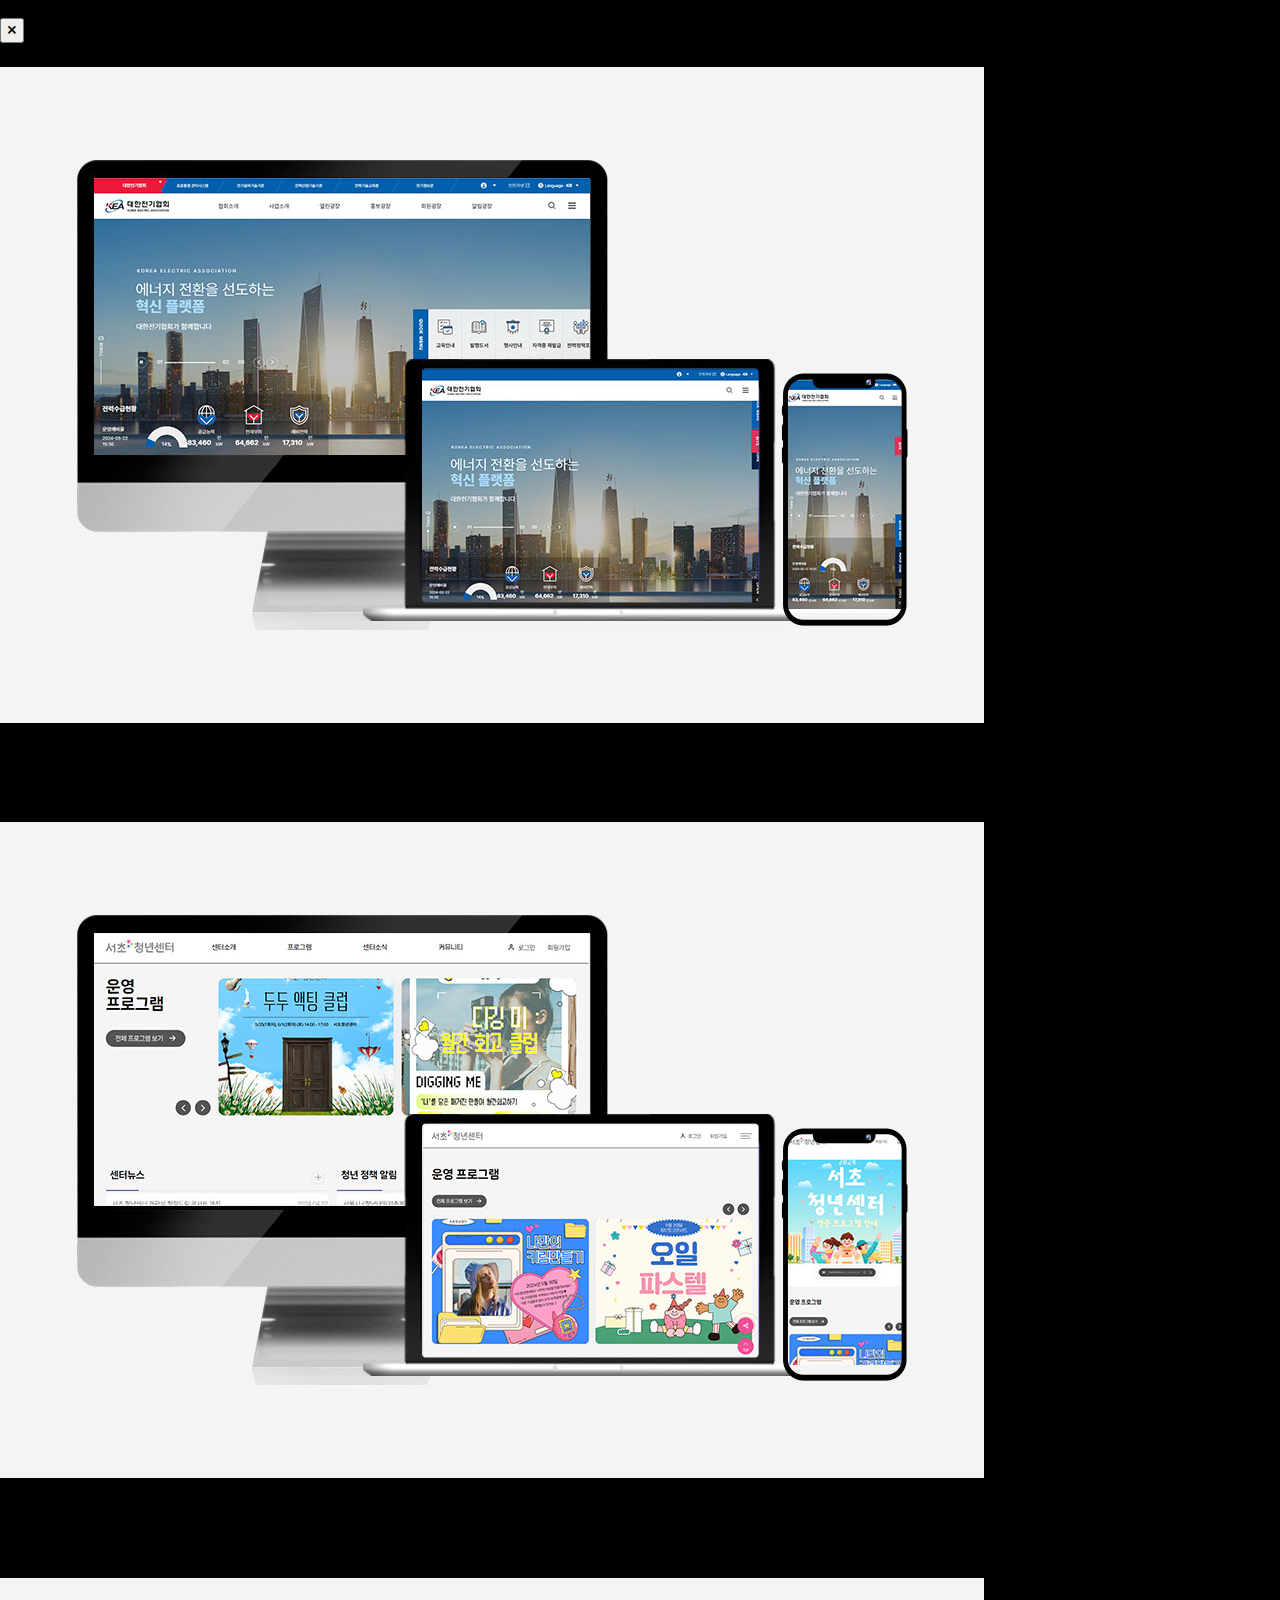
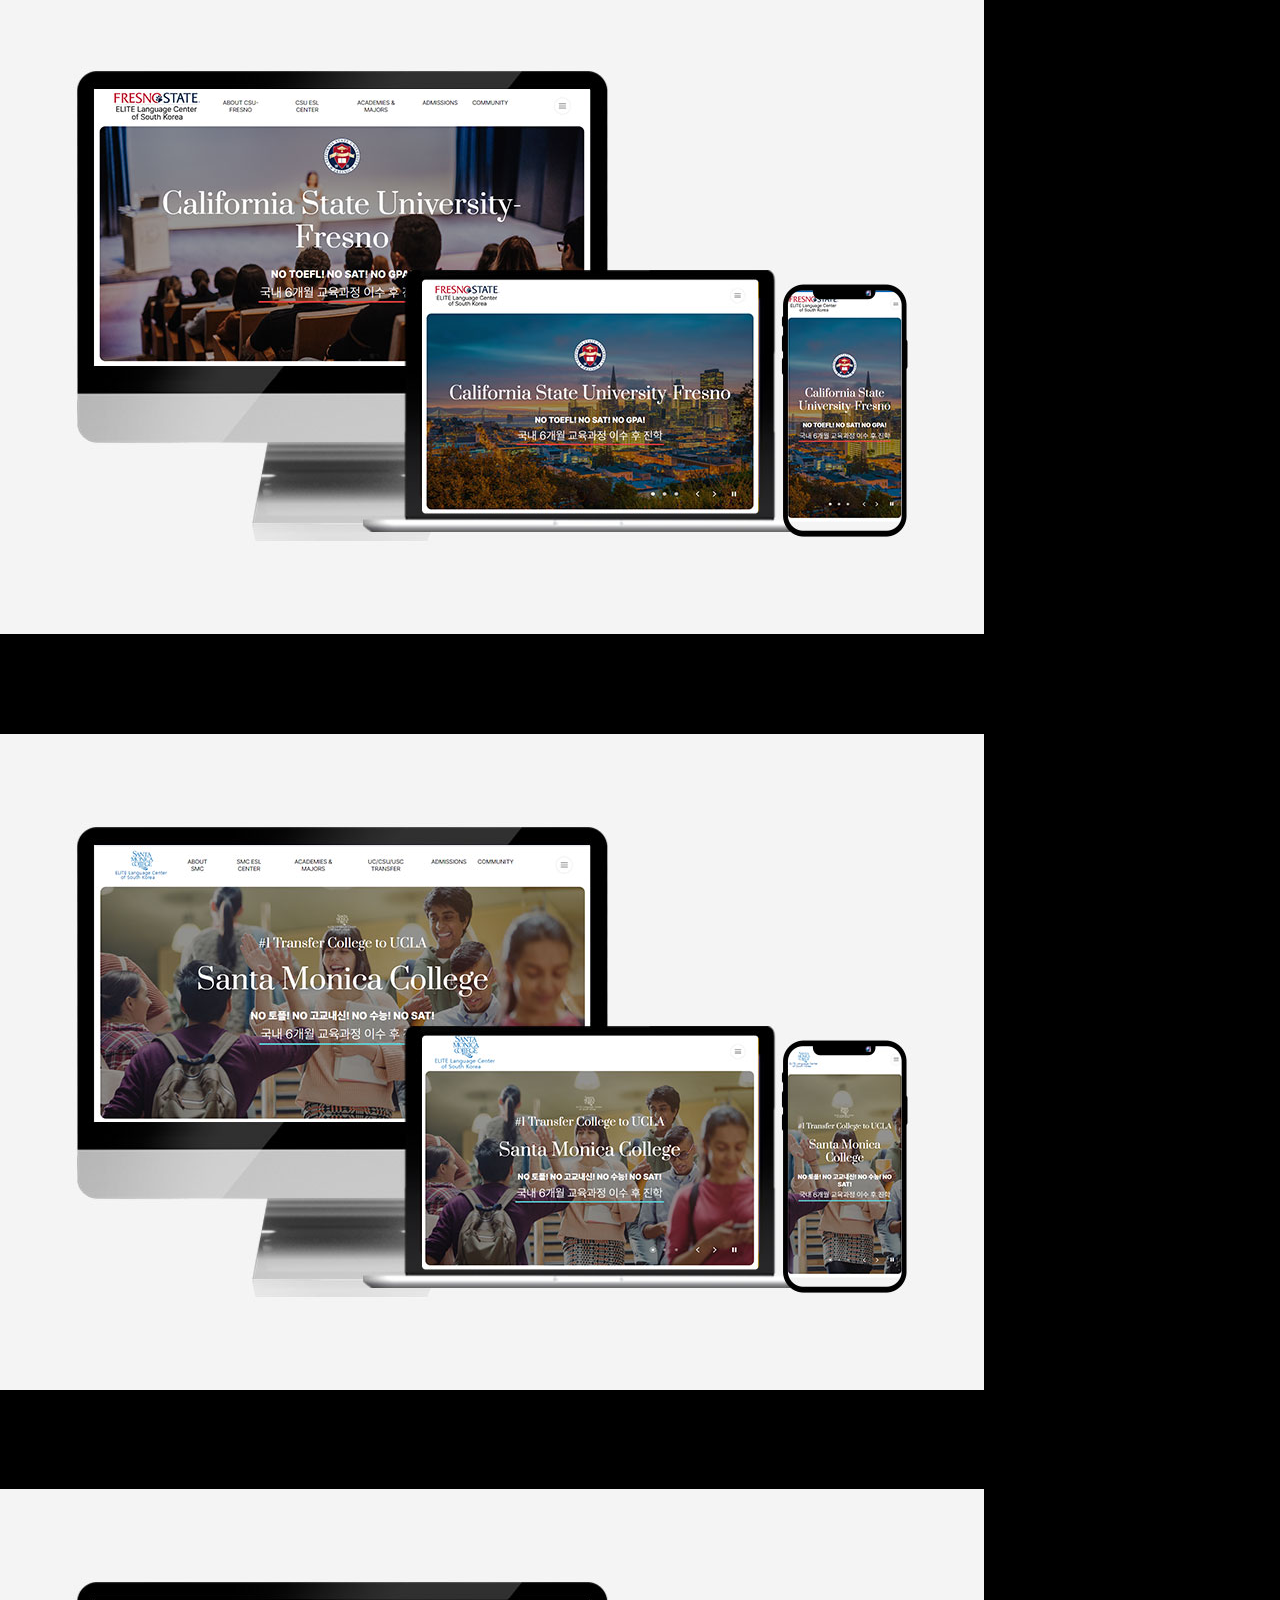
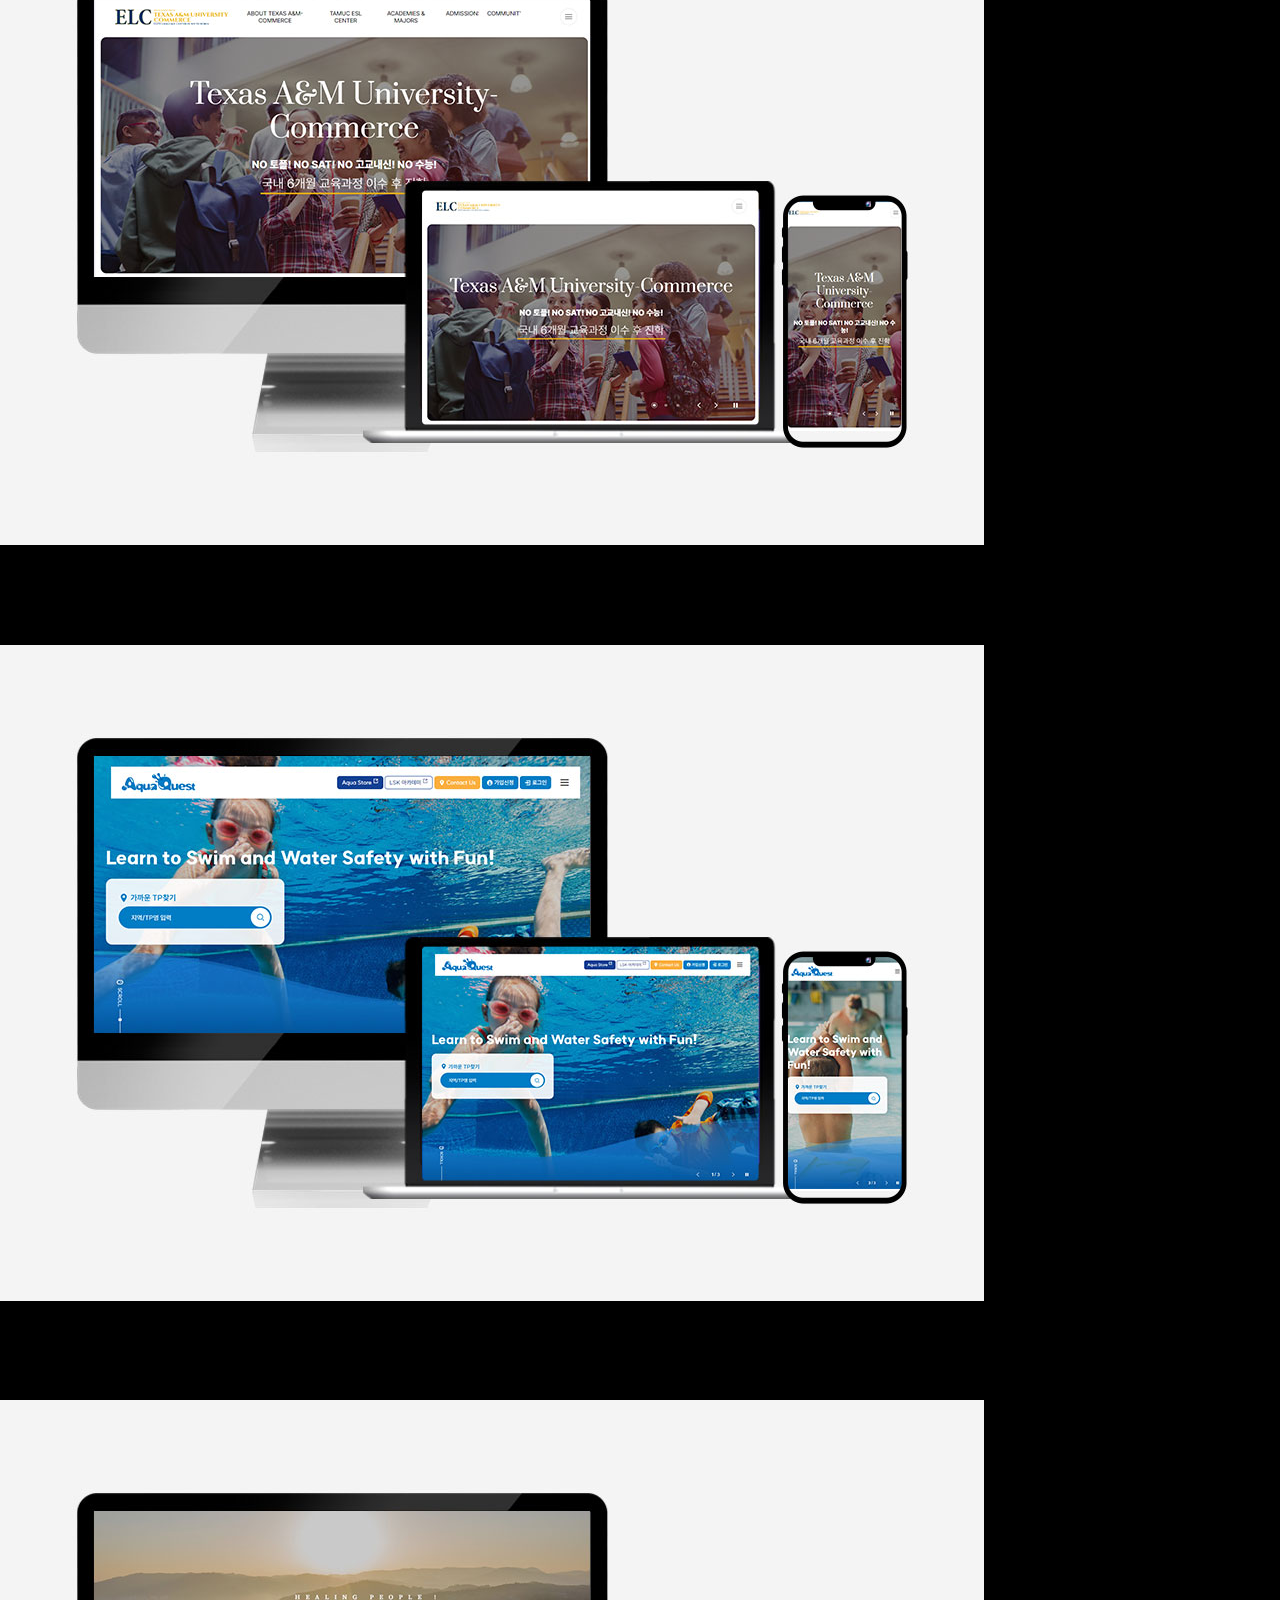
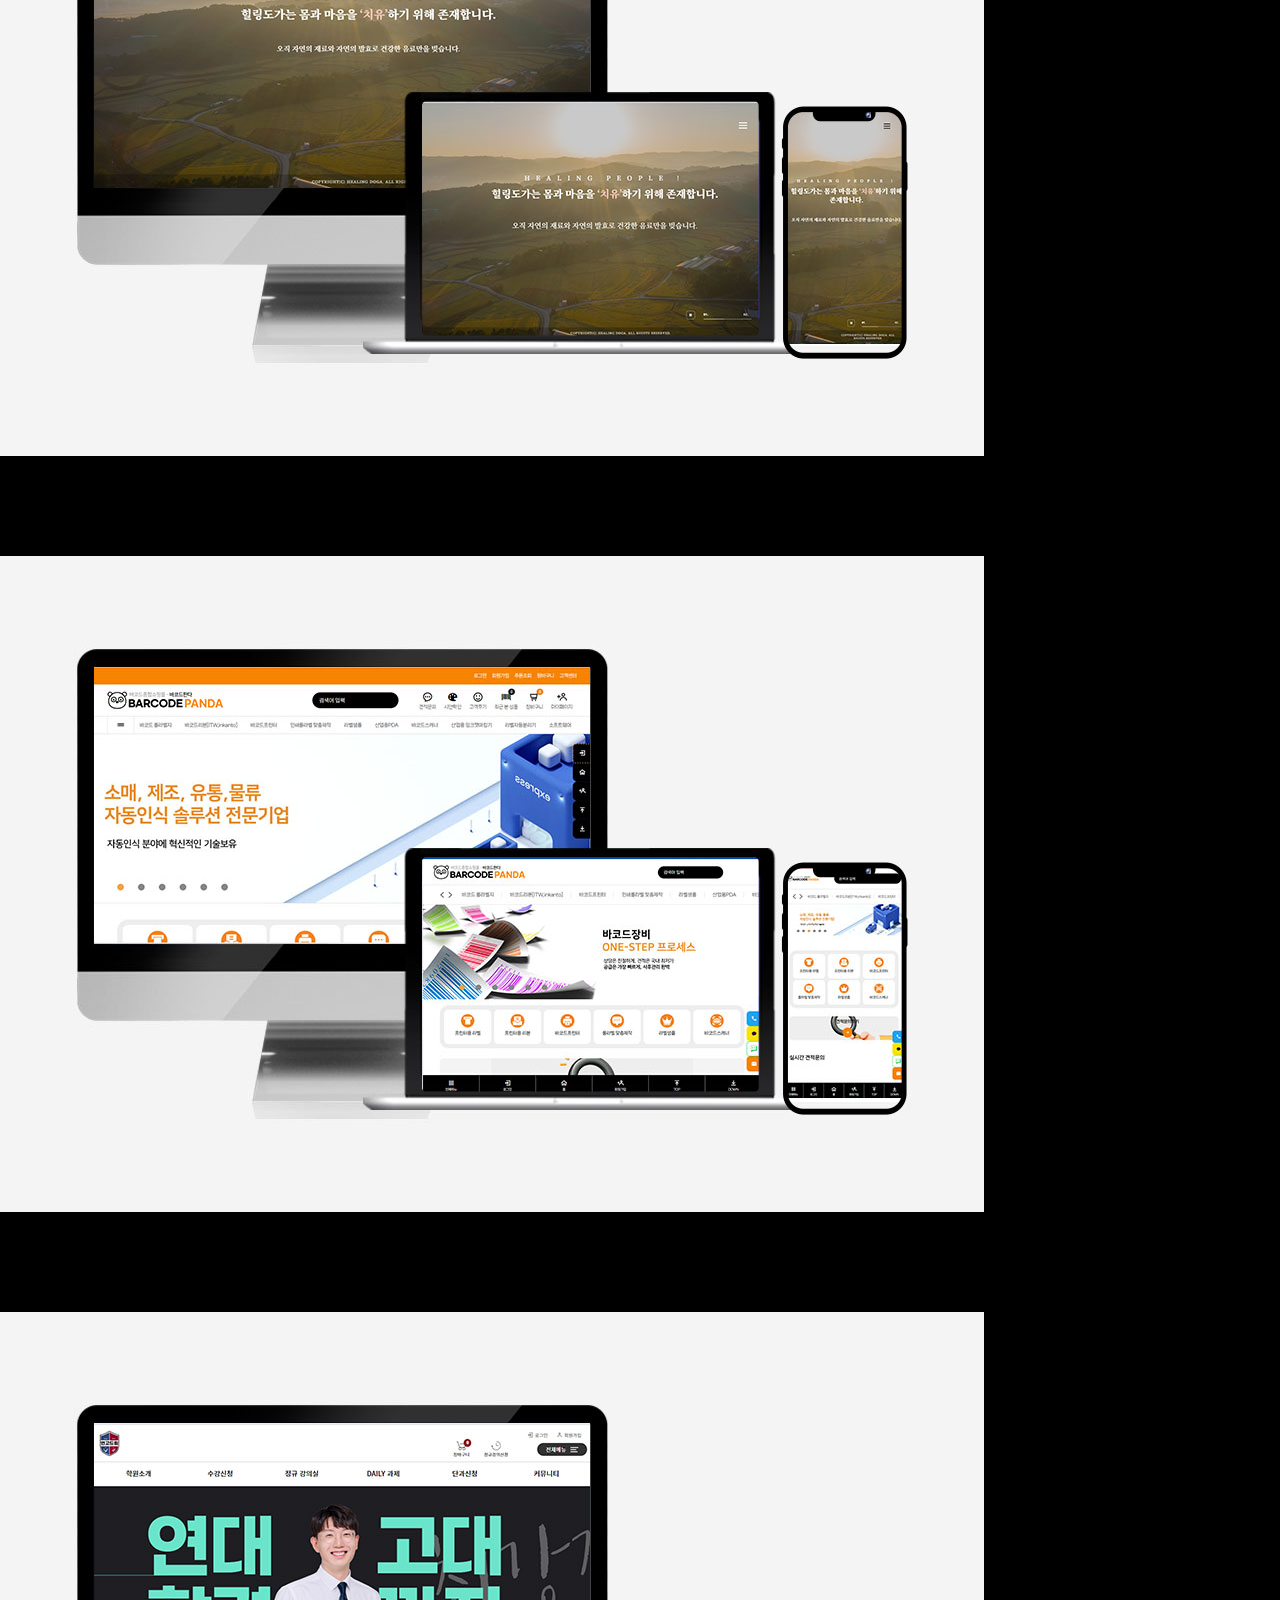
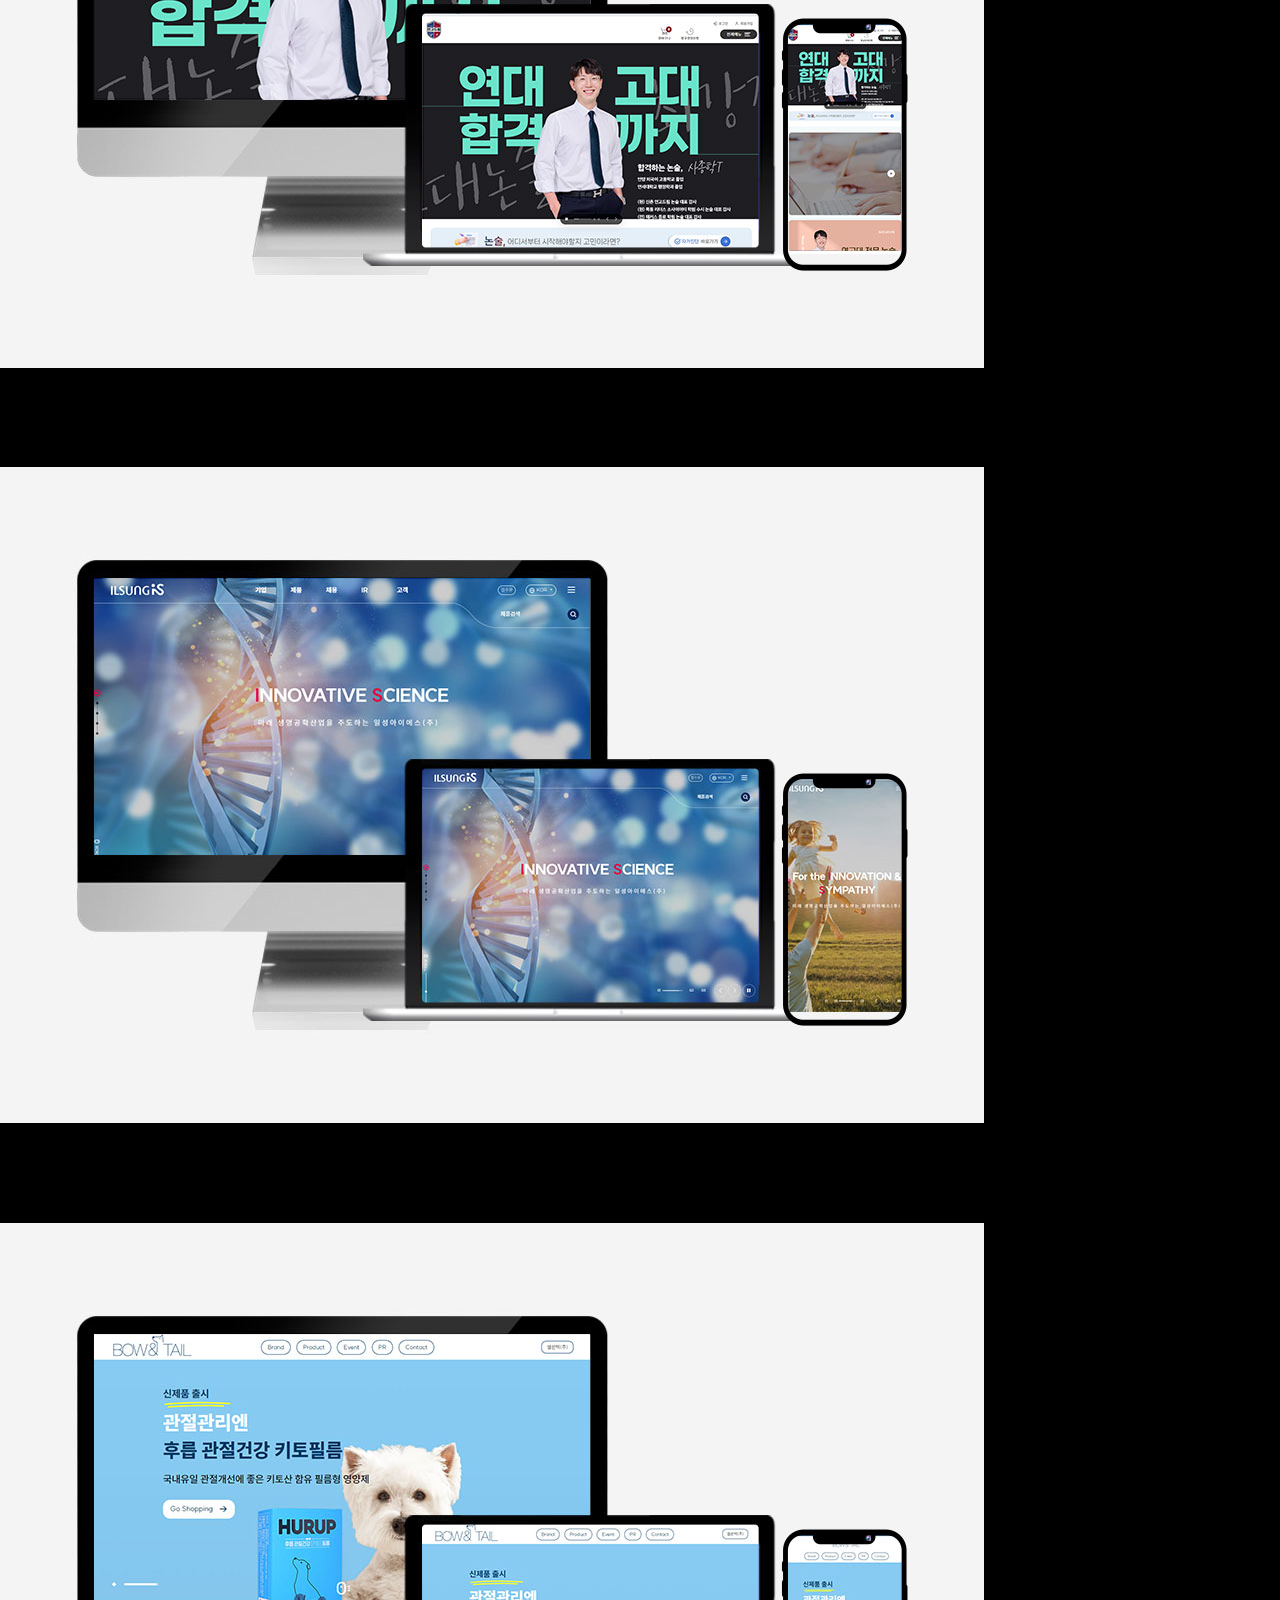
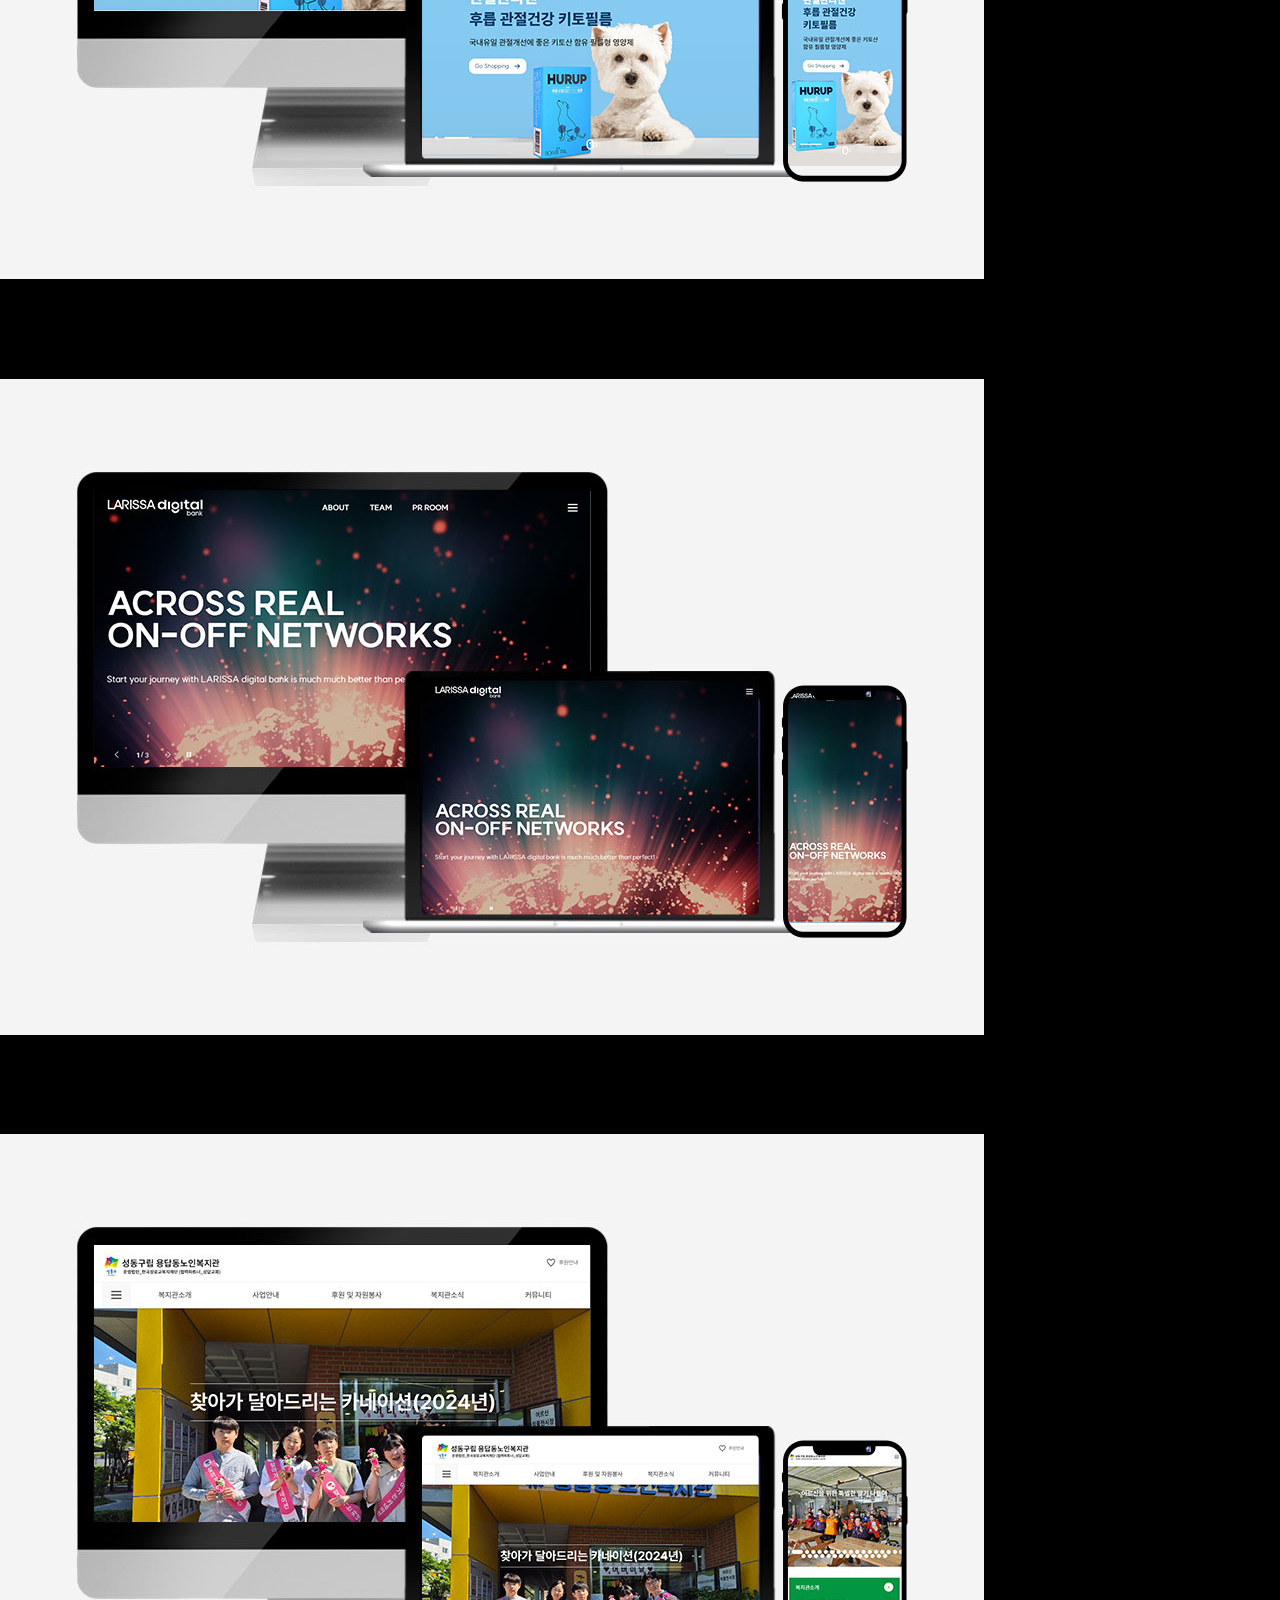
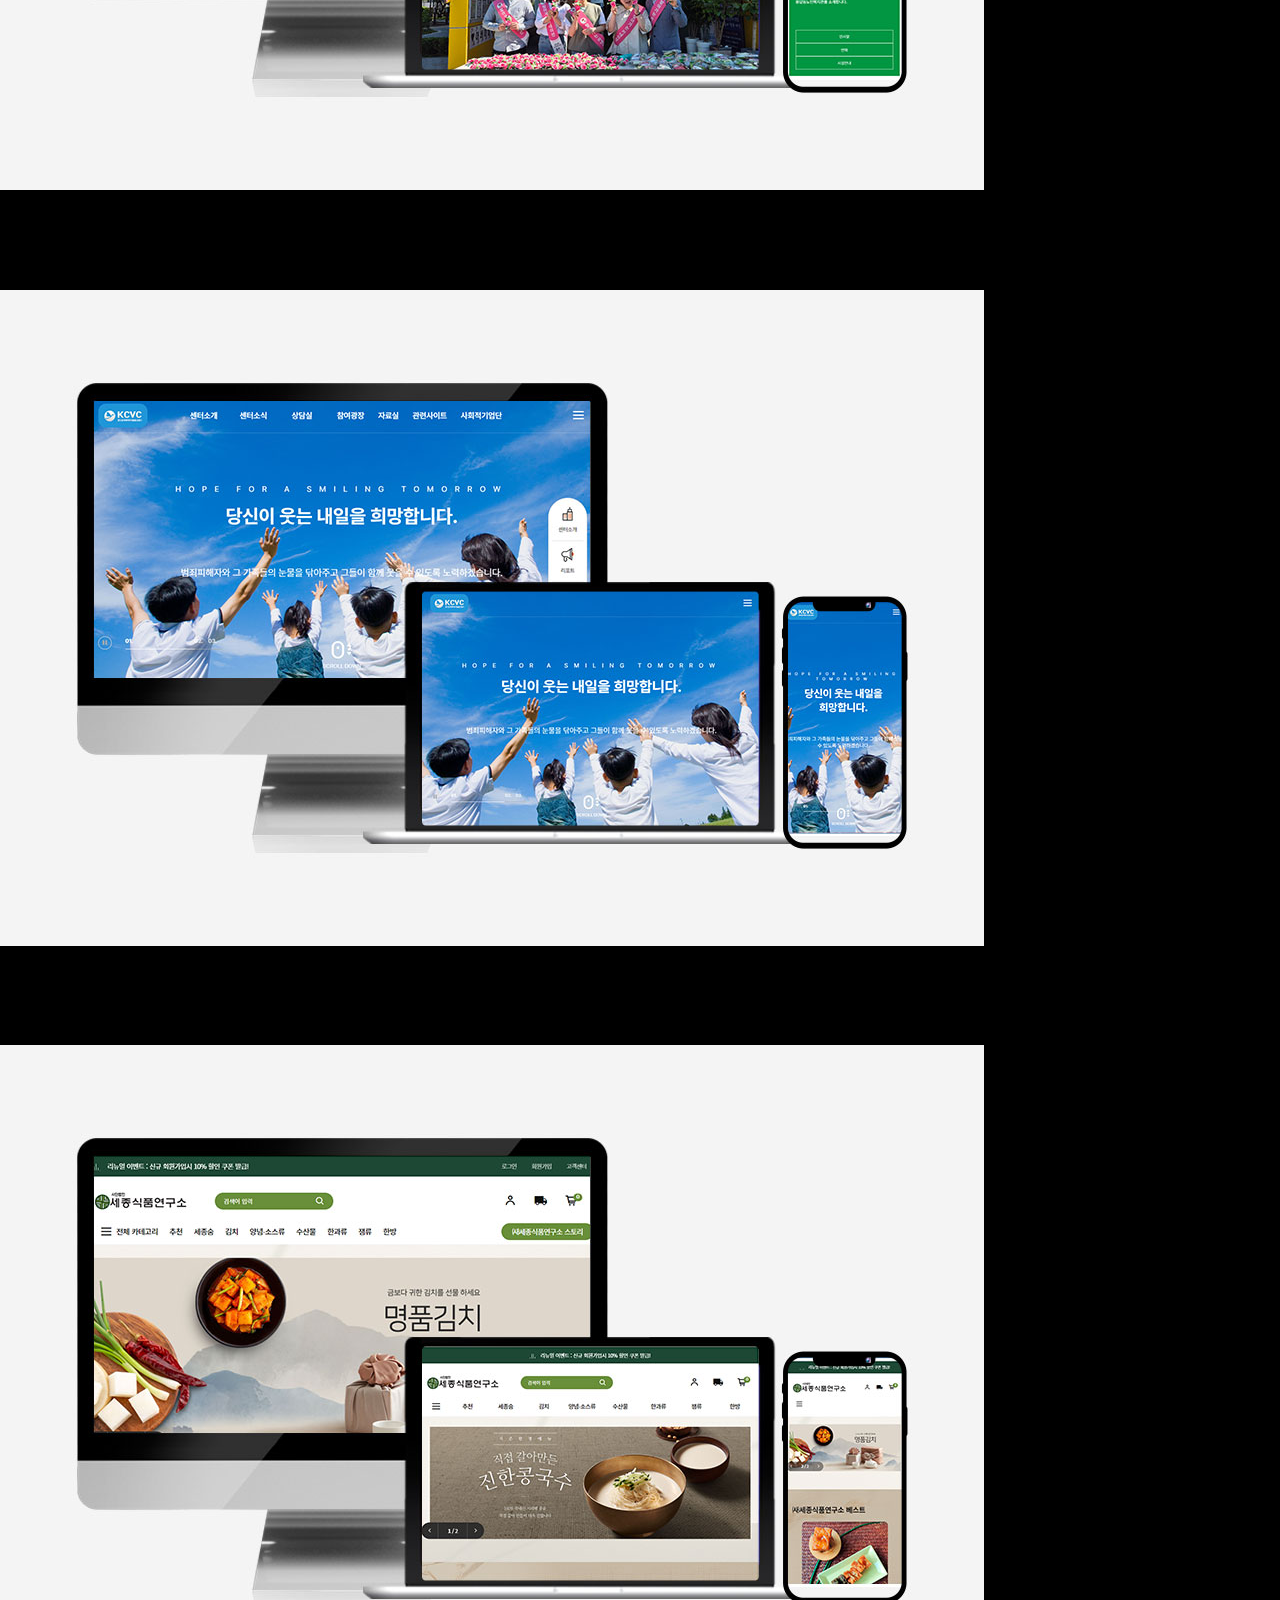
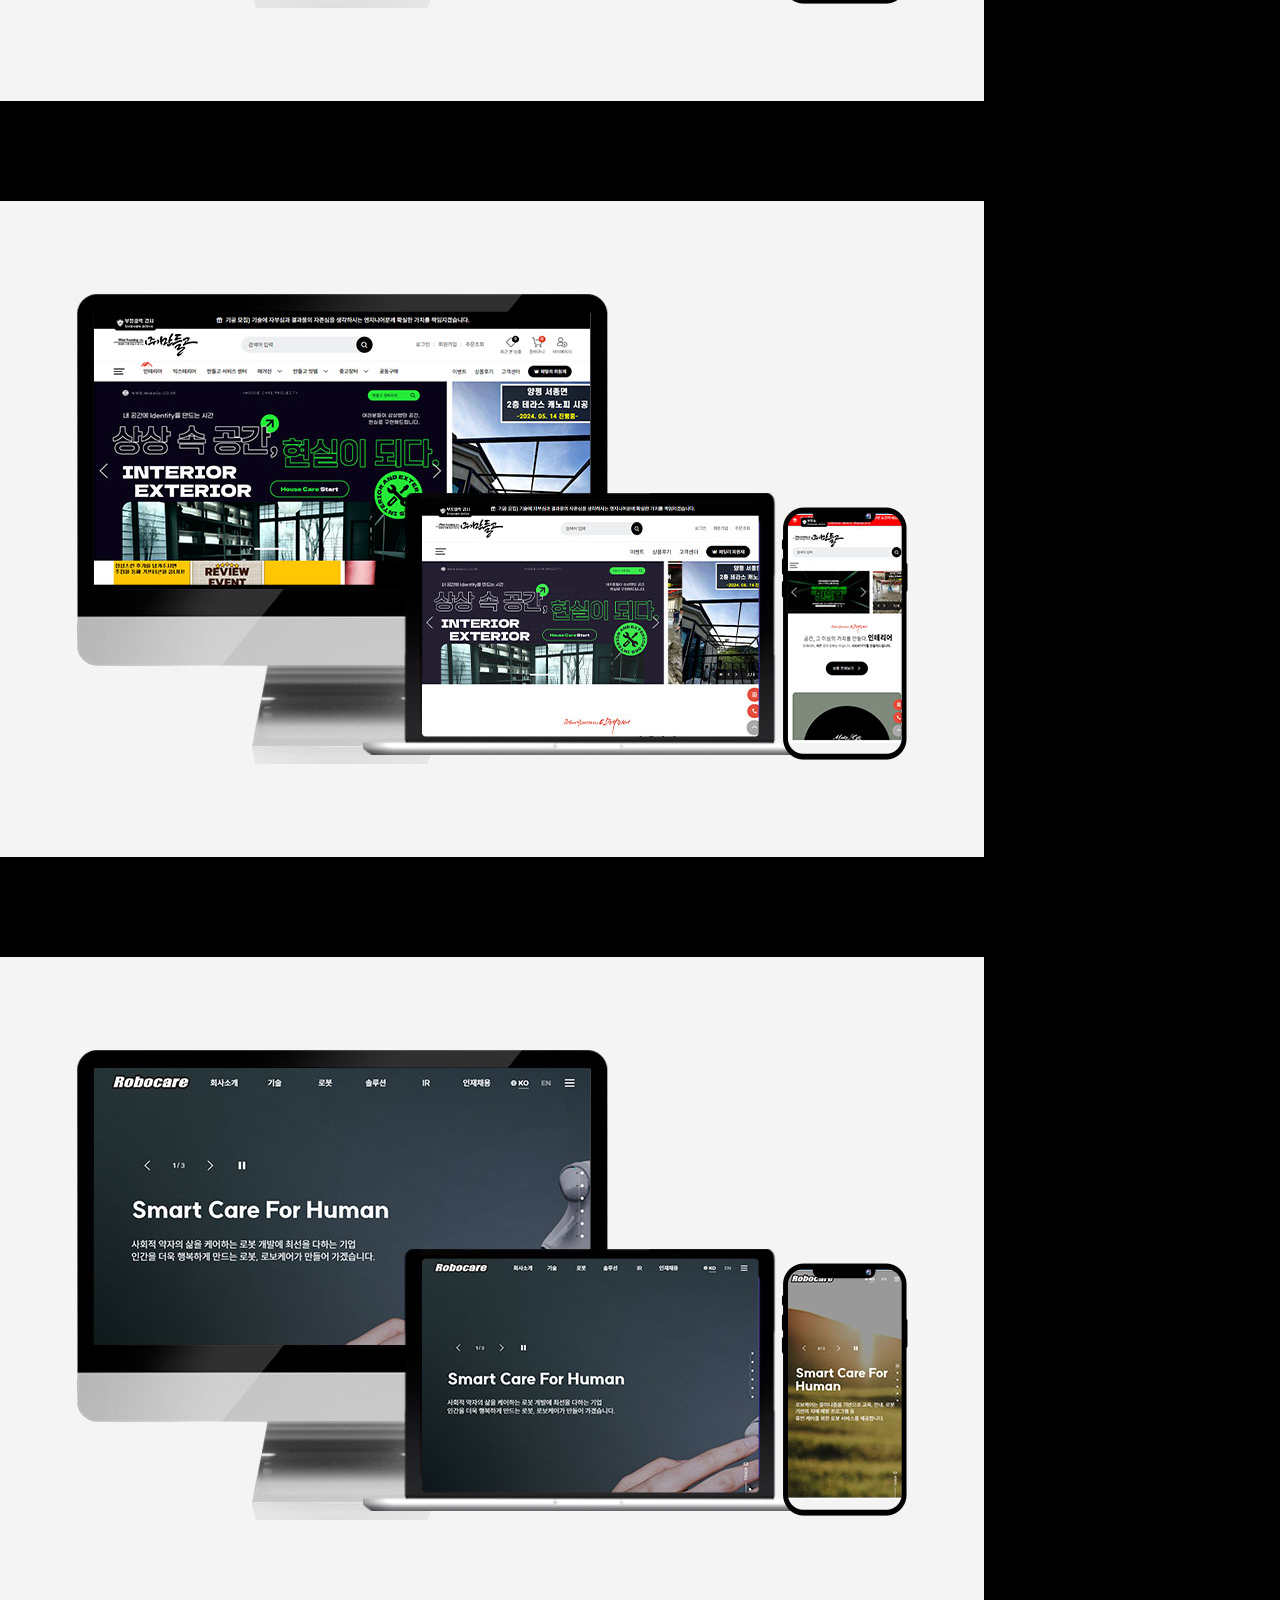
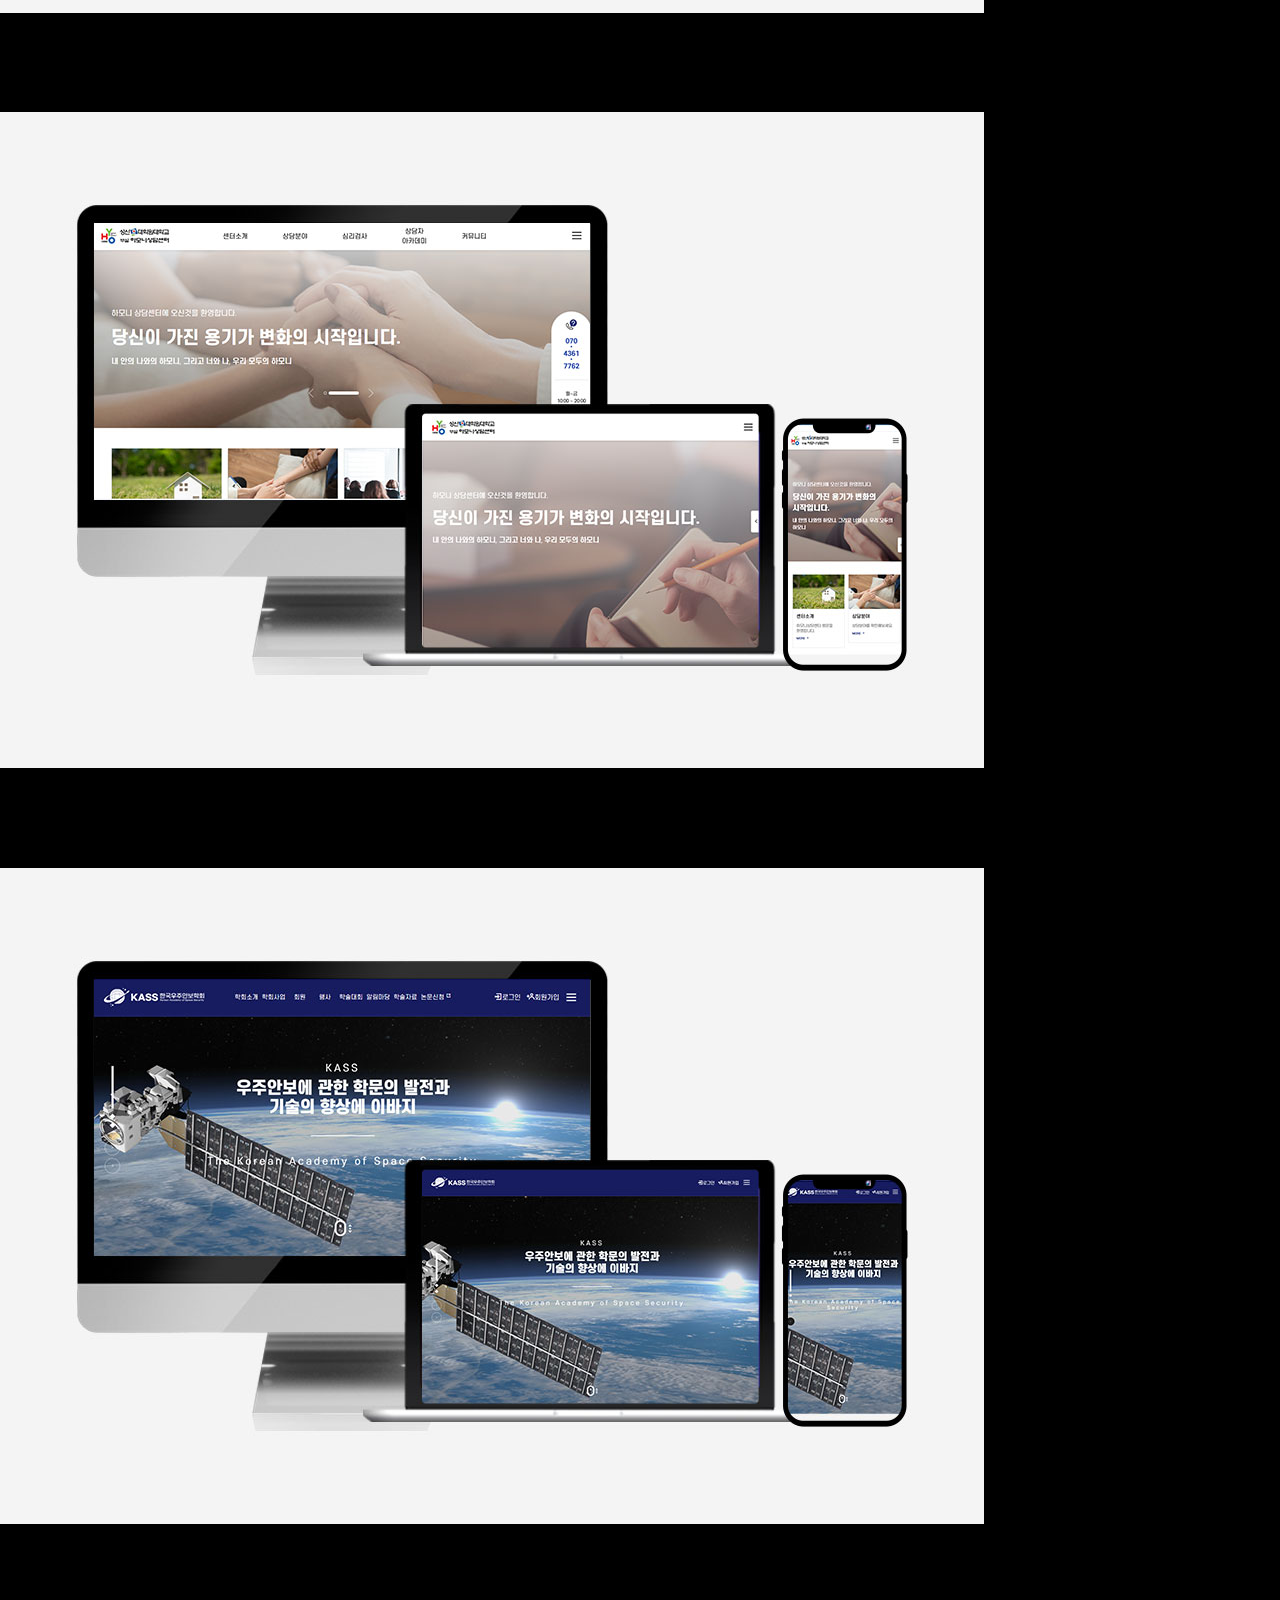
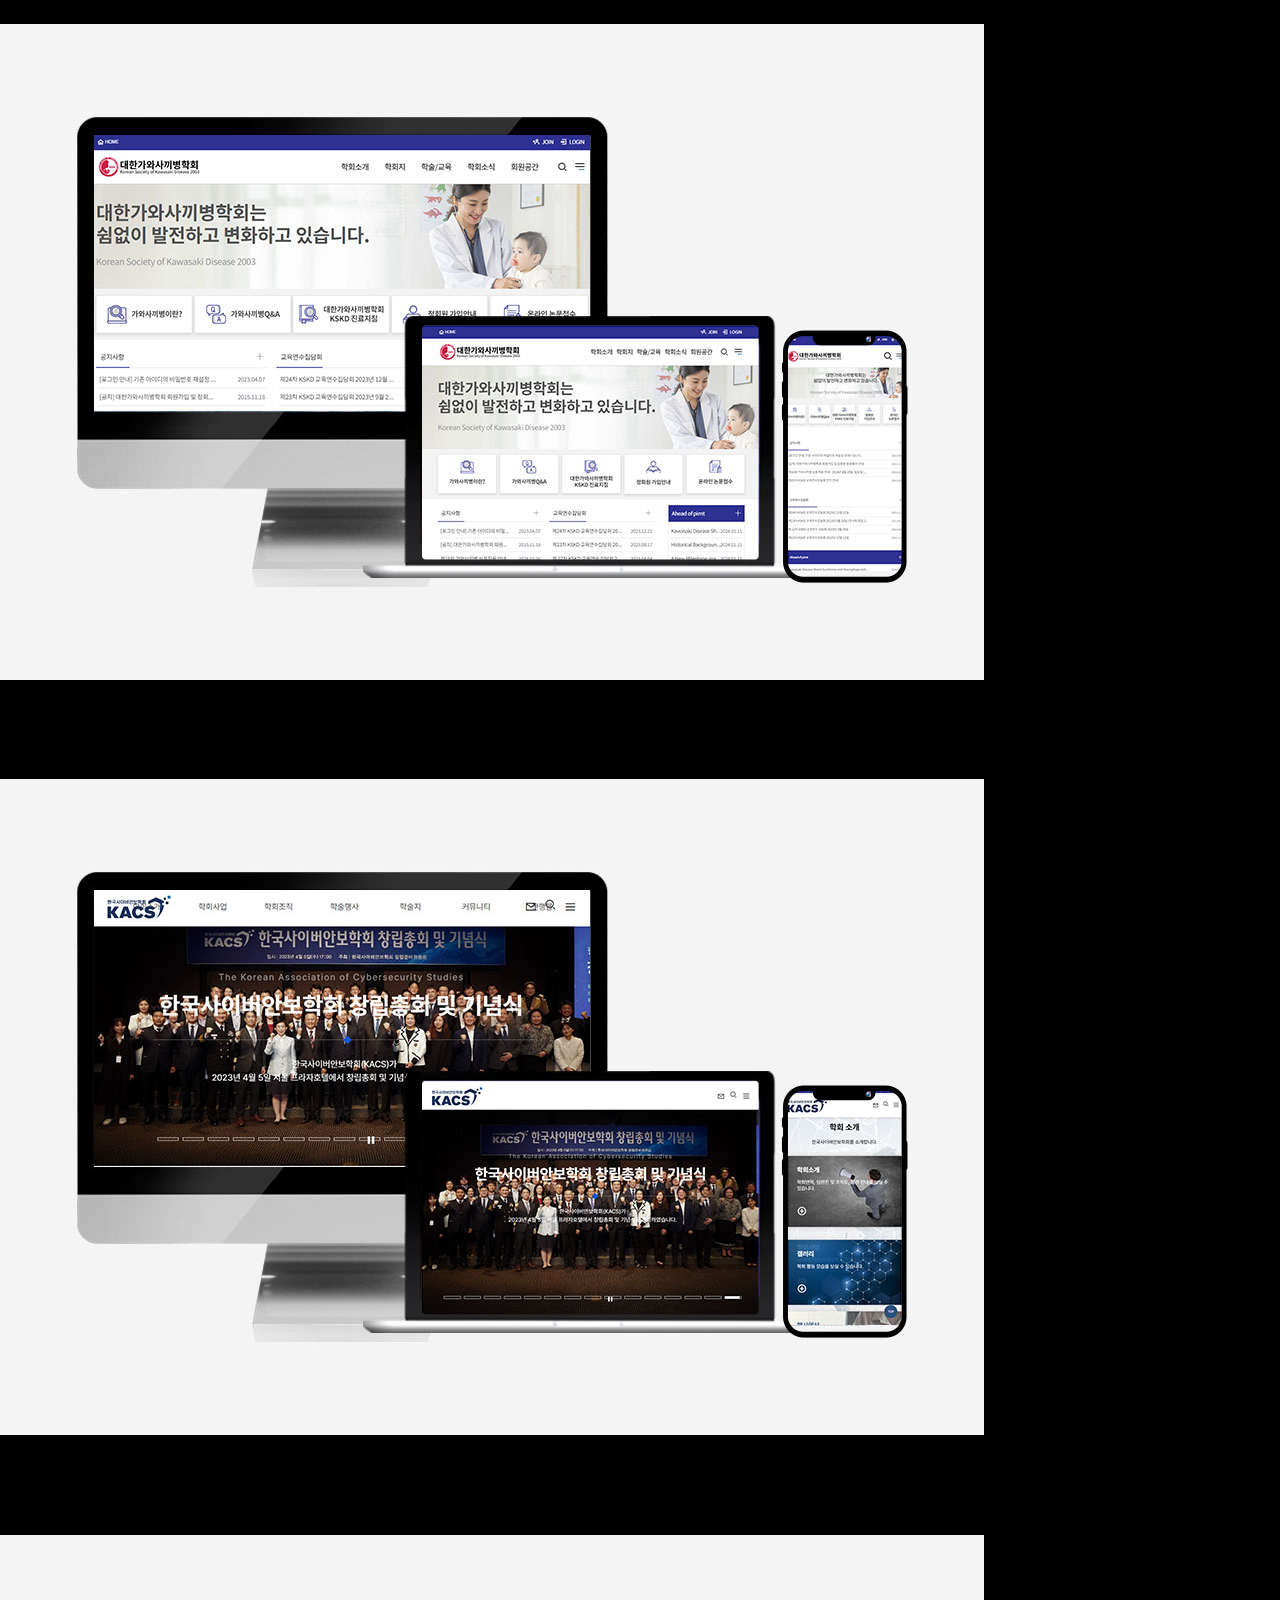
<file: sub_guide/agree.html>
<!DOCTYPE html>
<html lang="ko">

<head>
  <meta charset="UTF-8">
  <meta name="viewport" content="width=device-width, initial-scale=1.0">
  <title>작업물 갤러리</title>
  <link rel="stylesheet" type="text/css" href="../css/font.css?">
  <link rel="stylesheet" type="text/css" href="../css/xeicon.min.css" />
  <link rel="stylesheet" type="text/css" href="../css/temp.css?" />
  <link rel="stylesheet" type="text/css" href="../js/aos/aos.css">
  <link rel="stylesheet" type="text/css" href="../js/swiper/swiper.css" />
  <script type="text/javascript" src="../js/jquery-1.10.2.min.js"></script>
  <script type="text/javascript" src="../js/aos/aos.js"></script>
  <script type="text/javascript" src="../js/swiper/swiper.js"></script>
</head>

<body>
  <a href="#portfolioGallery" class="skip-link">본문으로 바로가기</a>
  <div class="pop_d" role="dialog" aria-modal="true" aria-labelledby="galleryHeading">
    <div class="popWrap def" role="document">
      <header class="popTit">
        <h1 class="tit" id="galleryHeading"><span class="t1">작업물 갤러리</span></h1>
        <button type="button" class="popClose" data-action="close" aria-label="닫기">
          <i class="xi-close-min" aria-hidden="true"></i>
        </button>
      </header>
  <div class="popIn scrollst">
        <main class="popCon" id="portfolioGallery">
          <ul class="portfolio_popwrap flex vc wrap" role="list">
            <li>
              <a class="inn" href="https://kea.kr/main/" target="_blank" rel="noopener noreferrer">
                <p class="arrow" aria-hidden="true"><i class="xi-arrow-right"></i></p>
                <p class="img"><img src="../images/main/portfolio01.jpg" alt="대한전기협회 웹사이트 미리보기"></p>
                <p class="tit">대한전기협회</p>
                <div class="detail_box" aria-label="프로젝트 상세">
                  <p class="tt">디자인 : 메인 0% + 서브페이지 100%</p>
                  <p class="tt">퍼블리싱 : 90%</p>
                  <p class="tt">반응형 : 100%</p>
                </div>
              </a>
            </li>
            <li>
              <a class="inn" href="https://www.seochoyc.org/main/main.php" target="_blank" rel="noopener noreferrer">
                <p class="arrow" aria-hidden="true"><i class="xi-arrow-right"></i></p>
                <p class="img"><img src="../images/main/portfolio02.jpg" alt="서초청년센터 웹사이트 미리보기"></p>
                <p class="tit">서초청년센터</p>
                <div class="detail_box" aria-label="프로젝트 상세">
                  <p class="tt">디자인 : 메인 100% + 서브페이지 100%</p>
                  <p class="tt">퍼블리싱 : 메인 0% + 서브페이지 100%</p>
                  <p class="tt">반응형 : 100%</p>
                </div>
              </a>
            </li>
            <li>
              <a class="inn" href="https://www.fresnostate.kr/main/index.php" target="_blank" rel="noopener noreferrer">
                <p class="arrow" aria-hidden="true"><i class="xi-arrow-right"></i></p>
                <p class="img"><img src="../images/main/portfolio03.jpg" alt="캘리포니아주립대 웹사이트 미리보기"></p>
                <p class="tit">캘리포니아주립대</p>
                <div class="detail_box" aria-label="프로젝트 상세">
                  <p class="tt">디자인 : 메인 0% + 서브페이지 70%</p>
                  <p class="tt">퍼블리싱 : 메인 0% + 서브페이지 100%</p>
                  <p class="tt">반응형 : 100%</p>
                </div>
              </a>
            </li>
            <li>
              <a class="inn" href="https://www.smckorea.kr/main/index.php" target="_blank" rel="noopener noreferrer">
                <p class="arrow" aria-hidden="true"><i class="xi-arrow-right"></i></p>
                <p class="img"><img src="../images/main/portfolio04.jpg" alt="산타모니카주립대 웹사이트 미리보기"></p>
                <p class="tit">산타모니카주립대</p>
                <div class="detail_box" aria-label="프로젝트 상세">
                  <p class="tt">디자인 : 메인 0% + 서브페이지 100%</p>
                  <p class="tt">퍼블리싱 : 메인 0% + 서브페이지 100%</p>
                  <p class="tt">반응형 : 100%</p>
                </div>
              </a>
            </li>
            <li>
              <a class="inn" href="https://www.tamuckorea.kr/main/index.php" target="_blank" rel="noopener noreferrer">
                <p class="arrow" aria-hidden="true"><i class="xi-arrow-right"></i></p>
                <p class="img"><img src="../images/main/portfolio05.jpg" alt="텍사스주립대 웹사이트 미리보기"></p>
                <p class="tit">텍사스주립대</p>
                <div class="detail_box" aria-label="프로젝트 상세">
                  <p class="tt">디자인 : 메인 0% + 서브페이지 80%</p>
                  <p class="tt">퍼블리싱 : 메인 0% + 서브페이지 80%</p>
                  <p class="tt">반응형 : 100%</p>
                </div>
              </a>
            </li>
            <li>
              <a class="inn" href="http://www.aquaquest.kr/main/" target="_blank" rel="noopener noreferrer">
                <p class="arrow" aria-hidden="true"><i class="xi-arrow-right"></i></p>
                <p class="img"><img src="../images/main/portfolio27.jpg" alt="아쿠아퀘스트 웹사이트 미리보기"></p>
                <p class="tit">아쿠아퀘스트</p>
                <div class="detail_box" aria-label="프로젝트 상세">
                  <p class="tt">디자인 : 메인 0% + 서브페이지 100%</p>
                  <p class="tt">퍼블리싱 : 메인 0% + 서브페이지 100%</p>
                  <p class="tt">반응형 : 100%</p>
                </div>
              </a>
            </li>
            <li>
              <a class="inn" href="http://doga.inetpf.co.kr/main/" target="_blank" rel="noopener noreferrer">
                <p class="arrow" aria-hidden="true"><i class="xi-arrow-right"></i></p>
                <p class="img"><img src="../images/main/portfolio21.jpg" alt="힐링도가 웹사이트 미리보기"></p>
                <p class="tit">힐링도가</p>
                <div class="detail_box" aria-label="프로젝트 상세">
                  <p class="tt">디자인 : 메인 0% + 서브페이지 100%</p>
                  <p class="tt">퍼블리싱 : 메인 0% + 서브페이지 100%</p>
                  <p class="tt">반응형 : 100%</p>
                </div>
              </a>
            </li>
            <li>
              <a class="inn" href="http://barcodepanda.co.kr/main/" target="_blank" rel="noopener noreferrer">
                <p class="arrow" aria-hidden="true"><i class="xi-arrow-right"></i></p>
                <p class="img"><img src="../images/main/portfolio25.jpg" alt="바코드판다 웹사이트 미리보기"></p>
                <p class="tit">바코드판다</p>
                <div class="detail_box" aria-label="프로젝트 상세">
                  <p class="tt">디자인 : 메인 100% + 서브페이지 100%</p>
                  <p class="tt">퍼블리싱 : 메인 100% + 서브페이지 100%</p>
                  <p class="tt">반응형 : 100%</p>
                </div>
              </a>
            </li>
            <li>
              <a class="inn" href="https://www.yonkodream.com/main/index.php" target="_blank" rel="noopener noreferrer">
                <p class="arrow" aria-hidden="true"><i class="xi-arrow-right"></i></p>
                <p class="img"><img src="../images/main/portfolio06.jpg" alt="연고드림 웹사이트 미리보기"></p>
                <p class="tit">연고드림</p>
                <div class="detail_box" aria-label="프로젝트 상세">
                  <p class="tt">디자인 : 메인 100% + 서브페이지 100%</p>
                  <p class="tt">퍼블리싱 : 메인 100% + 서브페이지 100%</p>
                  <p class="tt">반응형 : 100%</p>
                </div>
              </a>
            </li>
            <li>
              <a class="inn" href="https://www.ilsungis.com/main/" target="_blank" rel="noopener noreferrer">
                <p class="arrow" aria-hidden="true"><i class="xi-arrow-right"></i></p>
                <p class="img"><img src="../images/main/portfolio12.jpg" alt="일성아이에스 웹사이트 미리보기"></p>
                <p class="tit">일성아이에스</p>
                <div class="detail_box" aria-label="프로젝트 상세">
                  <p class="tt">디자인 : 메인 0% + 서브페이지 100%</p>
                  <p class="tt">퍼블리싱 : 메인 0% + 서브페이지 100%</p>
                  <p class="tt">반응형 : 100%</p>
                </div>
              </a>
            </li>
            <li>
              <a class="inn" href="http://bowntail.co.kr/main/" target="_blank" rel="noopener noreferrer">
                <p class="arrow" aria-hidden="true"><i class="xi-arrow-right"></i></p>
                <p class="img"><img src="../images/main/portfolio10.jpg" alt="셀론텍 바우엔테일 웹사이트 미리보기"></p>
                <p class="tit">셀론텍 - 바우엔테일</p>
                <div class="detail_box" aria-label="프로젝트 상세">
                  <p class="tt">디자인 : 메인 100%</p>
                  <p class="tt">퍼블리싱 : 메인 100%</p>
                  <p class="tt">반응형 : 100%</p>
                </div>
              </a>
            </li>
            <li>
              <a class="inn" href="https://www.larissabank.net/main/index.php" target="_blank" rel="noopener noreferrer">
                <p class="arrow" aria-hidden="true"><i class="xi-arrow-right"></i></p>
                <p class="img"><img src="../images/main/portfolio28.jpg" alt="라리사디지털뱅크 웹사이트 미리보기"></p>
                <p class="tit">라리사디지털뱅크</p>
                <div class="detail_box" aria-label="프로젝트 상세">
                  <p class="tt">디자인 : 메인 0% + 서브페이지 100%</p>
                  <p class="tt">퍼블리싱 : 메인 0% + 서브페이지 100%</p>
                  <p class="tt">반응형 : 100%</p>
                </div>
              </a>
            </li>
            <li>
              <a class="inn" href="http://www.ydscenter.org/main/main.php" target="_blank" rel="noopener noreferrer">
                <p class="arrow" aria-hidden="true"><i class="xi-arrow-right"></i></p>
                <p class="img"><img src="../images/main/portfolio22.jpg" alt="용답동노인복지관 웹사이트 미리보기"></p>
                <p class="tit">용답동노인복지관</p>
                <div class="detail_box" aria-label="프로젝트 상세">
                  <p class="tt">디자인 : 메인 100% + 서브페이지 100%</p>
                  <p class="tt">퍼블리싱 : 메인 100% + 서브페이지 100%</p>
                  <p class="tt">반응형 : 100%</p>
                </div>
              </a>
            </li>
            <li>
              <a class="inn" href="http://kcvc.or.kr/main/" target="_blank" rel="noopener noreferrer">
                <p class="arrow" aria-hidden="true"><i class="xi-arrow-right"></i></p>
                <p class="img"><img src="../images/main/portfolio29.jpg" alt="한국범죄피해자지원센터 웹사이트 미리보기"></p>
                <p class="tit">한국범죄피해자지원센터</p>
                <div class="detail_box" aria-label="프로젝트 상세">
                  <p class="tt">디자인 : 메인 100% + 서브페이지 100%</p>
                  <p class="tt">퍼블리싱 : 메인 100% + 서브페이지 100%</p>
                  <p class="tt">반응형 : 100%</p>
                </div>
              </a>
            </li>
            <li>
              <a class="inn" href="http://sejongkfoodmall.com/main/" target="_blank" rel="noopener noreferrer">
                <p class="arrow" aria-hidden="true"><i class="xi-arrow-right"></i></p>
                <p class="img"><img src="../images/main/portfolio07.jpg" alt="세종식품연구소 웹사이트 미리보기"></p>
                <p class="tit">세종식품연구소</p>
                <div class="detail_box" aria-label="프로젝트 상세">
                  <p class="tt">디자인 : 메인 100% + 서브페이지 100%</p>
                  <p class="tt">퍼블리싱 : 메인 100% + 서브페이지 100%</p>
                  <p class="tt">반응형 : 100%</p>
                </div>
              </a>
            </li>
            <li>
              <a class="inn" href="https://www.makego.co.kr/shop/main/" target="_blank" rel="noopener noreferrer">
                <p class="arrow" aria-hidden="true"><i class="xi-arrow-right"></i></p>
                <p class="img"><img src="../images/main/portfolio08.jpg" alt="만들고 웹사이트 미리보기"></p>
                <p class="tit">만들고</p>
                <div class="detail_box" aria-label="프로젝트 상세">
                  <p class="tt">디자인 : 메인 50% + 서브페이지 50%</p>
                  <p class="tt">퍼블리싱 : 메인 50% + 서브페이지 50%</p>
                  <p class="tt">반응형 : 100%</p>
                </div>
              </a>
            </li>
            <li>
              <a class="inn" href="http://www.robocare.co.kr/main/" target="_blank" rel="noopener noreferrer">
                <p class="arrow" aria-hidden="true"><i class="xi-arrow-right"></i></p>
                <p class="img"><img src="../images/main/portfolio09.jpg" alt="로보케어 웹사이트 미리보기"></p>
                <p class="tit">로보케어</p>
                <div class="detail_box" aria-label="프로젝트 상세">
                  <p class="tt">디자인 : 메인 0% + 서브페이지 50%</p>
                  <p class="tt">퍼블리싱 : 메인 0% + 서브페이지 50%</p>
                  <p class="tt">반응형 : 100%</p>
                </div>
              </a>
            </li>
            <li>
              <a class="inn" href="http://www.harmonycsc.com/main/main.php" target="_blank" rel="noopener noreferrer">
                <p class="arrow" aria-hidden="true"><i class="xi-arrow-right"></i></p>
                <p class="img"><img src="../images/main/portfolio11.jpg" alt="성산효하모니 웹사이트 미리보기"></p>
                <p class="tit">성산효하모니</p>
                <div class="detail_box" aria-label="프로젝트 상세">
                  <p class="tt">디자인 : 메인 100% + 서브페이지 0%</p>
                  <p class="tt">퍼블리싱 : 메인 100% + 서브페이지 0%</p>
                  <p class="tt">반응형 : 0%</p>
                </div>
              </a>
            </li>
            <li>
              <a class="inn" href="https://www.kass.ne.kr/main/main.php" target="_blank" rel="noopener noreferrer">
                <p class="arrow" aria-hidden="true"><i class="xi-arrow-right"></i></p>
                <p class="img"><img src="../images/main/portfolio13.jpg" alt="한국우주안보학회 웹사이트 미리보기"></p>
                <p class="tit">한국우주안보학회</p>
                <div class="detail_box" aria-label="프로젝트 상세">
                  <p class="tt">디자인 : 메인 0% + 서브페이지 100%</p>
                  <p class="tt">퍼블리싱 : 메인 0% + 서브페이지 100%</p>
                  <p class="tt">반응형 : 0%</p>
                </div>
              </a>
            </li>
            <li>
              <a class="inn" href="https://www.kawasaki.or.kr/main/main.php" target="_blank" rel="noopener noreferrer">
                <p class="arrow" aria-hidden="true"><i class="xi-arrow-right"></i></p>
                <p class="img"><img src="../images/main/portfolio14.jpg" alt="대한가와사끼병학회 웹사이트 미리보기"></p>
                <p class="tit">대한가와사끼병학회</p>
                <div class="detail_box" aria-label="프로젝트 상세">
                  <p class="tt">디자인 : 메인 100% + 서브페이지 100%</p>
                  <p class="tt">퍼블리싱 : 메인 100% + 서브페이지 100%</p>
                  <p class="tt">반응형 : 100%</p>
                </div>
              </a>
            </li>
            <li>
              <a class="inn" href="https://www.kacs.ne.kr/main/main.php" target="_blank" rel="noopener noreferrer">
                <p class="arrow" aria-hidden="true"><i class="xi-arrow-right"></i></p>
                <p class="img"><img src="../images/main/portfolio15.jpg" alt="한국사이버안보학회 웹사이트 미리보기"></p>
                <p class="tit">한국사이버안보학회</p>
                <div class="detail_box" aria-label="프로젝트 상세">
                  <p class="tt">디자인 : 메인 100% + 서브페이지 100%</p>
                  <p class="tt">퍼블리싱 : 메인 100% + 서브페이지 100%</p>
                  <p class="tt">반응형 : 0%</p>
                </div>
              </a>
            </li>
            <li>
              <a class="inn" href="https://www.koreabiorc.com/main/main.php" target="_blank" rel="noopener noreferrer">
                <p class="arrow" aria-hidden="true"><i class="xi-arrow-right"></i></p>
                <p class="img"><img src="../images/main/portfolio16.jpg" alt="한국바이오임상센터 웹사이트 미리보기"></p>
                <p class="tit">한국바이오임상센터</p>
                <div class="detail_box" aria-label="프로젝트 상세">
                  <p class="tt">디자인 : 메인 100% + 서브페이지 100%</p>
                  <p class="tt">퍼블리싱 : 메인 100% + 서브페이지 100%</p>
                  <p class="tt">반응형 : 100%</p>
                </div>
              </a>
            </li>
            <li>
              <a class="inn" href="https://www.xn--950b802abse03h.kr/main/" target="_blank" rel="noopener noreferrer">
                <p class="arrow" aria-hidden="true"><i class="xi-arrow-right"></i></p>
                <p class="img"><img src="../images/main/portfolio17.jpg" alt="카네이션토탈케어 웹사이트 미리보기"></p>
                <p class="tit">카네이션토탈케어</p>
                <div class="detail_box" aria-label="프로젝트 상세">
                  <p class="tt">디자인 : 메인 50% + 서브페이지 0%</p>
                  <p class="tt">퍼블리싱 : 메인 50% + 서브페이지 0%</p>
                  <p class="tt">반응형 : 100%</p>
                </div>
              </a>
            </li>
            <li>
              <a class="inn" href="https://www.xn--950b802abse03h.kr/shop/main/" target="_blank" rel="noopener noreferrer">
                <p class="arrow" aria-hidden="true"><i class="xi-arrow-right"></i></p>
                <p class="img"><img src="../images/main/portfolio18.jpg" alt="카네이션토탈케어 쇼핑몰 미리보기"></p>
                <p class="tit">카네이션토탈케어 쇼핑몰</p>
                <div class="detail_box" aria-label="프로젝트 상세">
                  <p class="tt">디자인 : 메인 100% + 서브페이지 100%</p>
                  <p class="tt">퍼블리싱 : 메인 100% + 서브페이지 100%</p>
                  <p class="tt">반응형 : 100%</p>
                </div>
              </a>
            </li>
            <li>
              <a class="inn" href="https://www.eagonpharm.co.kr/main/shopping.php" target="_blank" rel="noopener noreferrer">
                <p class="arrow" aria-hidden="true"><i class="xi-arrow-right"></i></p>
                <p class="img"><img src="../images/main/portfolio19.jpg" alt="이건약품 웹사이트 미리보기"></p>
                <p class="tit">이건약품</p>
                <div class="detail_box" aria-label="프로젝트 상세">
                  <p class="tt">디자인 : 메인 0% + 서브페이지 100%</p>
                  <p class="tt">퍼블리싱 : 메인 0% + 서브페이지 100%</p>
                  <p class="tt">반응형 : 100%</p>
                </div>
              </a>
            </li>
            <li>
              <a class="inn" href="https://kjkb.co.kr/main/" target="_blank" rel="noopener noreferrer">
                <p class="arrow" aria-hidden="true"><i class="xi-arrow-right"></i></p>
                <p class="img"><img src="../images/main/portfolio20.jpg" alt="국제경보산업 웹사이트 미리보기"></p>
                <p class="tit">국제경보산업</p>
                <div class="detail_box" aria-label="프로젝트 상세">
                  <p class="tt">디자인 : 메인 100% + 서브페이지 100%</p>
                  <p class="tt">퍼블리싱 : 메인 100% + 서브페이지 100%</p>
                  <p class="tt">반응형 : 100%</p>
                </div>
              </a>
            </li>
            <li>
              <a class="inn" href="https://0036.co.kr/main/main.php" target="_blank" rel="noopener noreferrer">
                <p class="arrow" aria-hidden="true"><i class="xi-arrow-right"></i></p>
                <p class="img"><img src="../images/main/portfolio23.jpg" alt="휴엔케어 웹사이트 미리보기"></p>
                <p class="tit">휴엔케어</p>
                <div class="detail_box" aria-label="프로젝트 상세">
                  <p class="tt">디자인 : 메인 0% + 서브페이지 50%</p>
                  <p class="tt">퍼블리싱 : 메인 0% + 서브페이지 50%</p>
                  <p class="tt">반응형 : 0%</p>
                </div>
              </a>
            </li>
            <li>
              <a class="inn" href="http://www.kdi.or.kr/main/" target="_blank" rel="noopener noreferrer">
                <p class="arrow" aria-hidden="true"><i class="xi-arrow-right"></i></p>
                <p class="img"><img src="../images/main/portfolio24.jpg" alt="클레오폭스 웹사이트 미리보기"></p>
                <p class="tit">클레오폭스</p>
                <div class="detail_box" aria-label="프로젝트 상세">
                  <p class="tt">디자인 : 메인 0% + 서브페이지 100%</p>
                  <p class="tt">퍼블리싱 : 메인 0% + 서브페이지 100%</p>
                  <p class="tt">반응형 : 100%</p>
                </div>
              </a>
            </li>
            <li>
              <a class="inn" href="https://www.kmicetrip.com/main/main.php" target="_blank" rel="noopener noreferrer">
                <p class="arrow" aria-hidden="true"><i class="xi-arrow-right"></i></p>
                <p class="img"><img src="../images/main/portfolio26.jpg" alt="엠티엠비코리아 웹사이트 미리보기"></p>
                <p class="tit">엠티엠비코리아</p>
                <div class="detail_box" aria-label="프로젝트 상세">
                  <p class="tt">디자인 : 메인 100% + 서브페이지 10%</p>
                  <p class="tt">퍼블리싱 : 메인 100% + 서브페이지 10%</p>
                  <p class="tt">반응형 : 10%</p>
                </div>
              </a>
            </li>
          </ul>
        </main>
      </div>
    </div>
  </div>
  <script>
    (function () {
      const requestClose = () => {
        if (window.parent && typeof window.parent.layerClose === 'function') {
          window.parent.layerClose();
        }
      };
      document.querySelectorAll('[data-action="close"]').forEach((btn) => {
        btn.addEventListener('click', (event) => {
          event.preventDefault();
          requestClose();
        });
      });
      document.addEventListener('keydown', (event) => {
        if (event.key === 'Escape') {
          requestClose();
        }
      });
    })();
  </script>
</body>

</html>
</file>
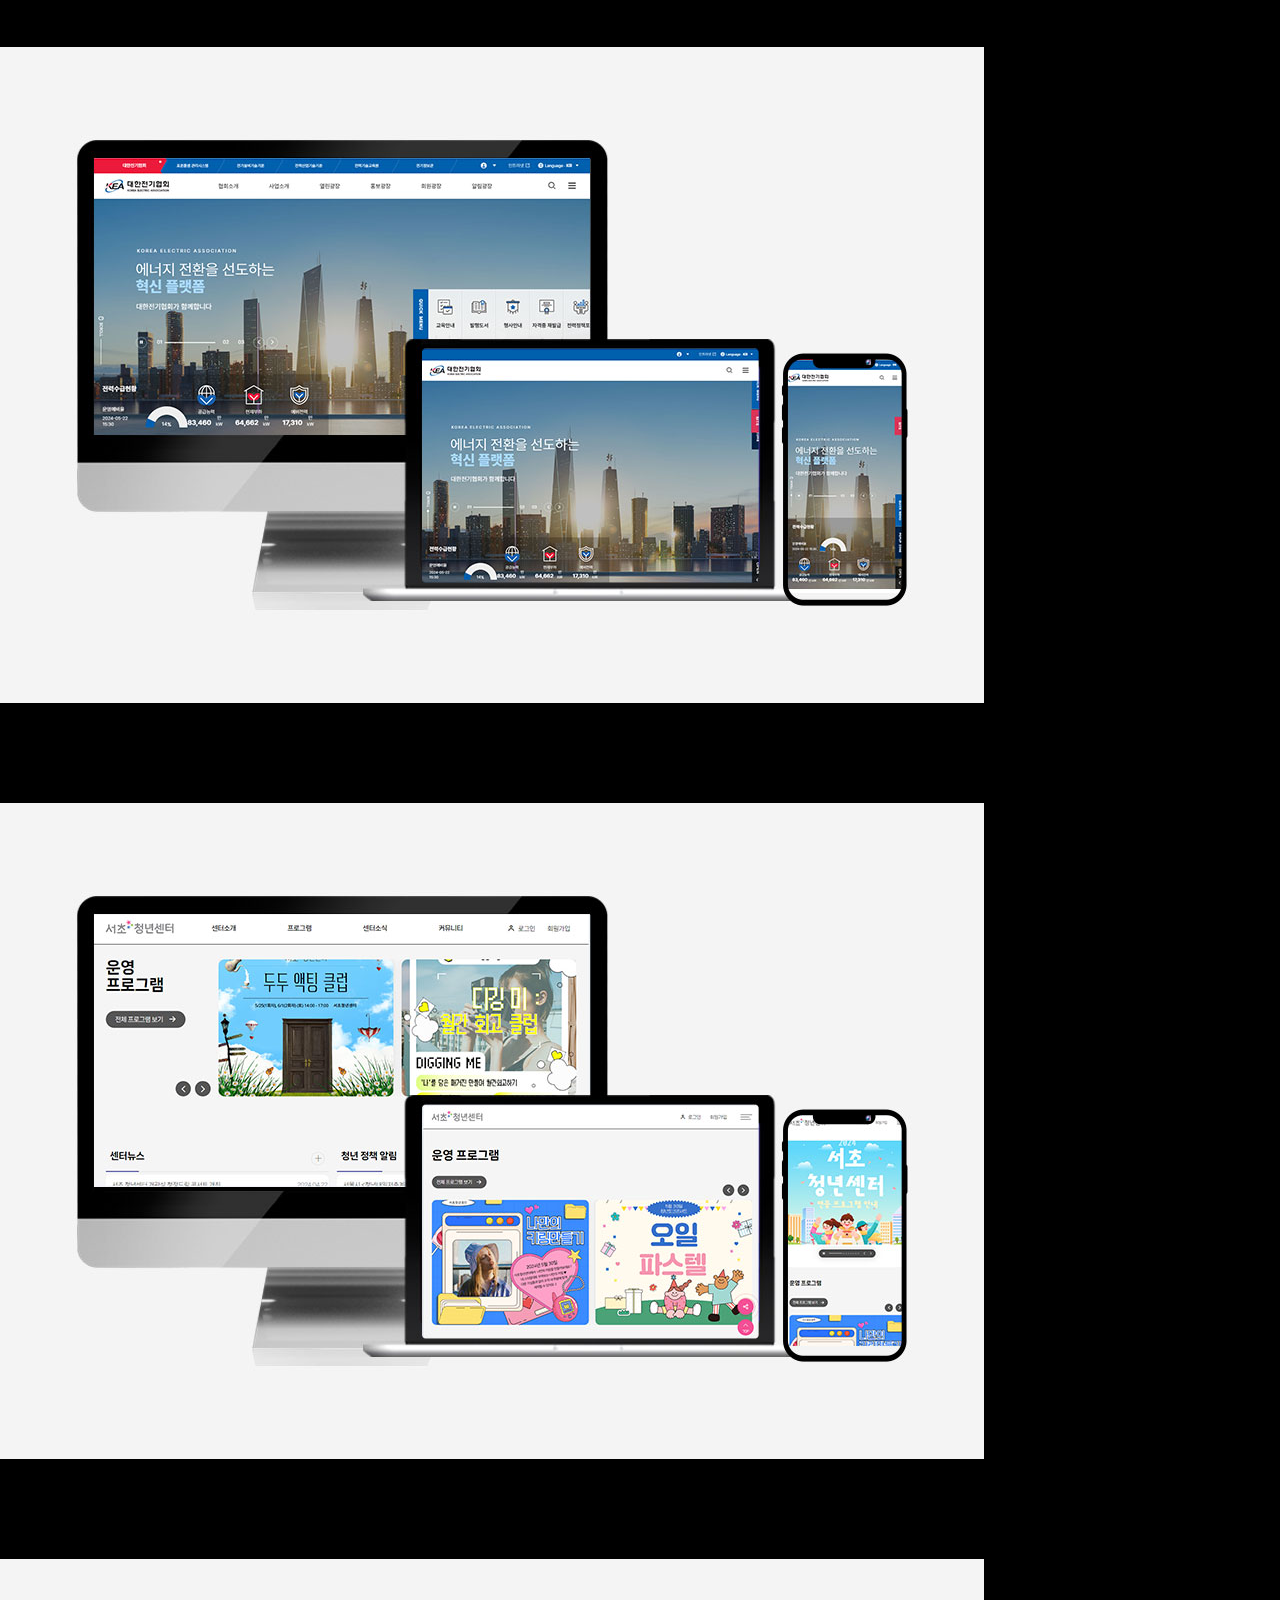
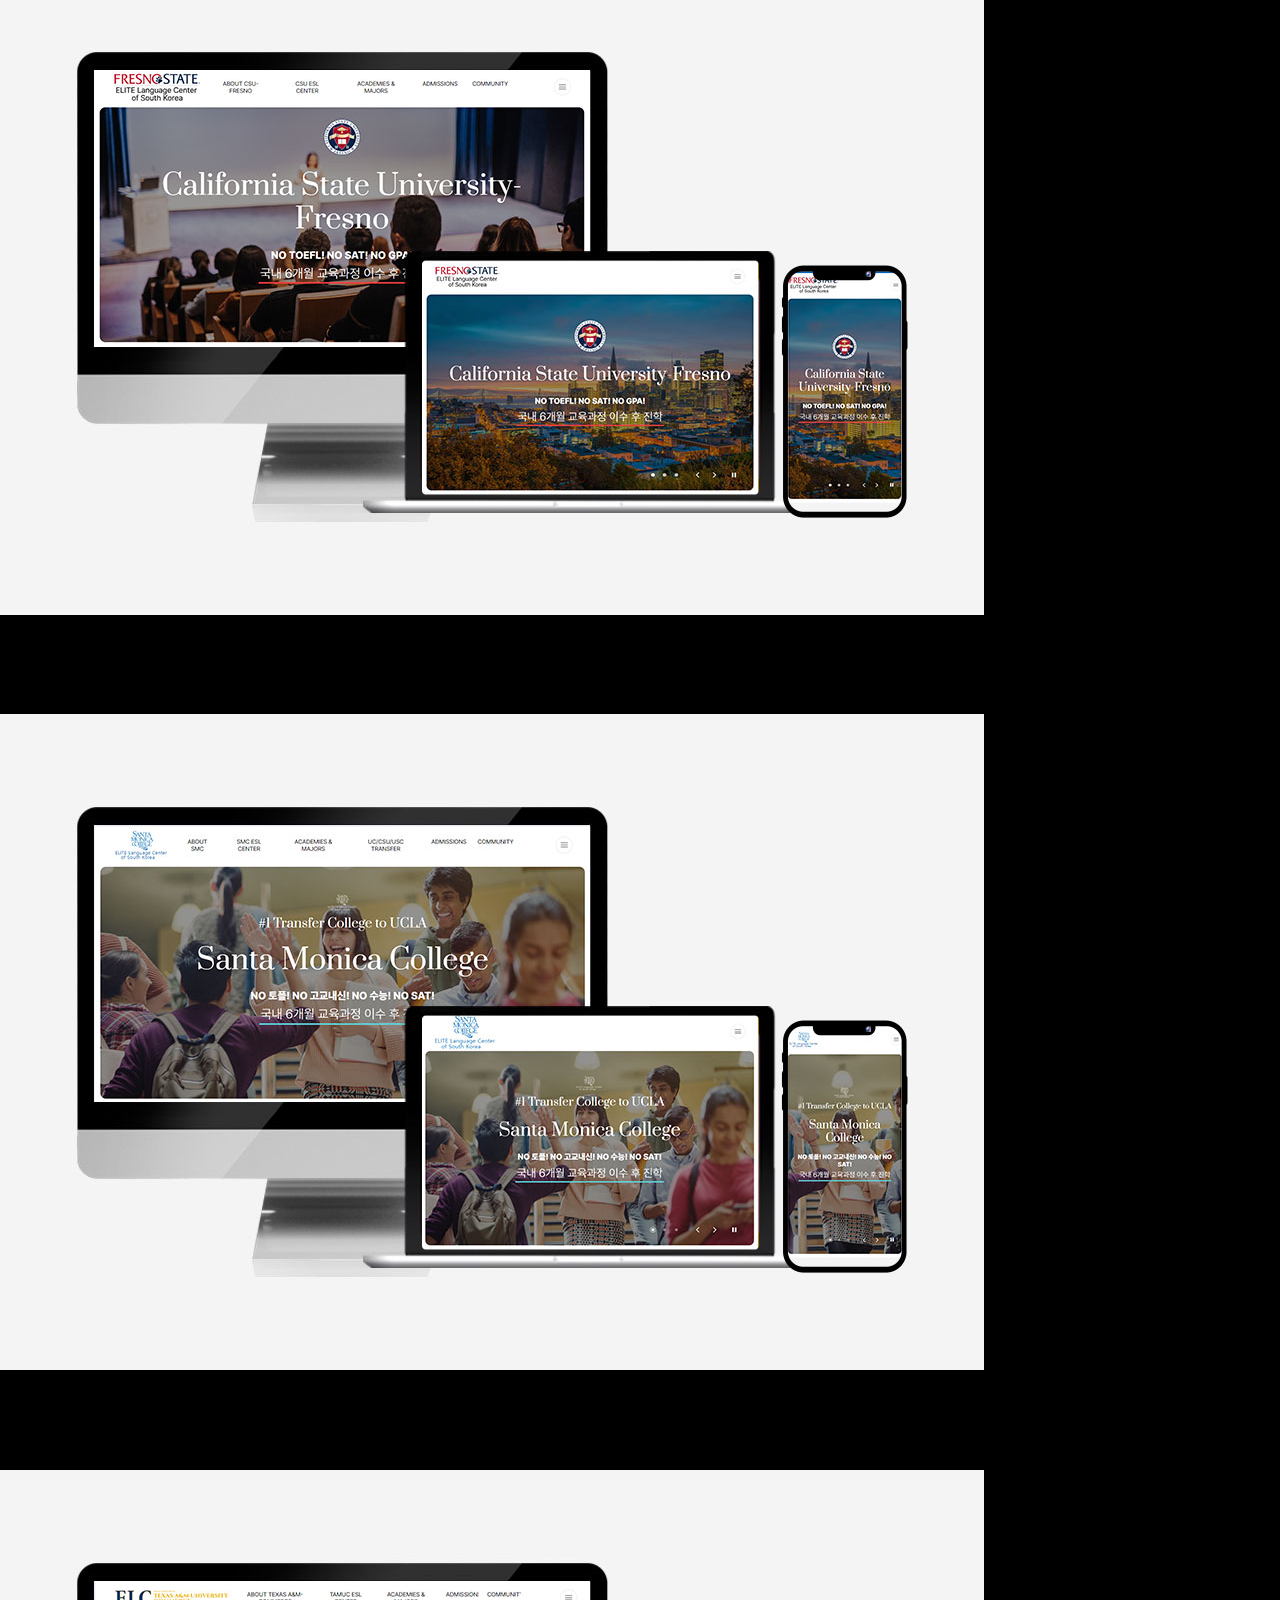
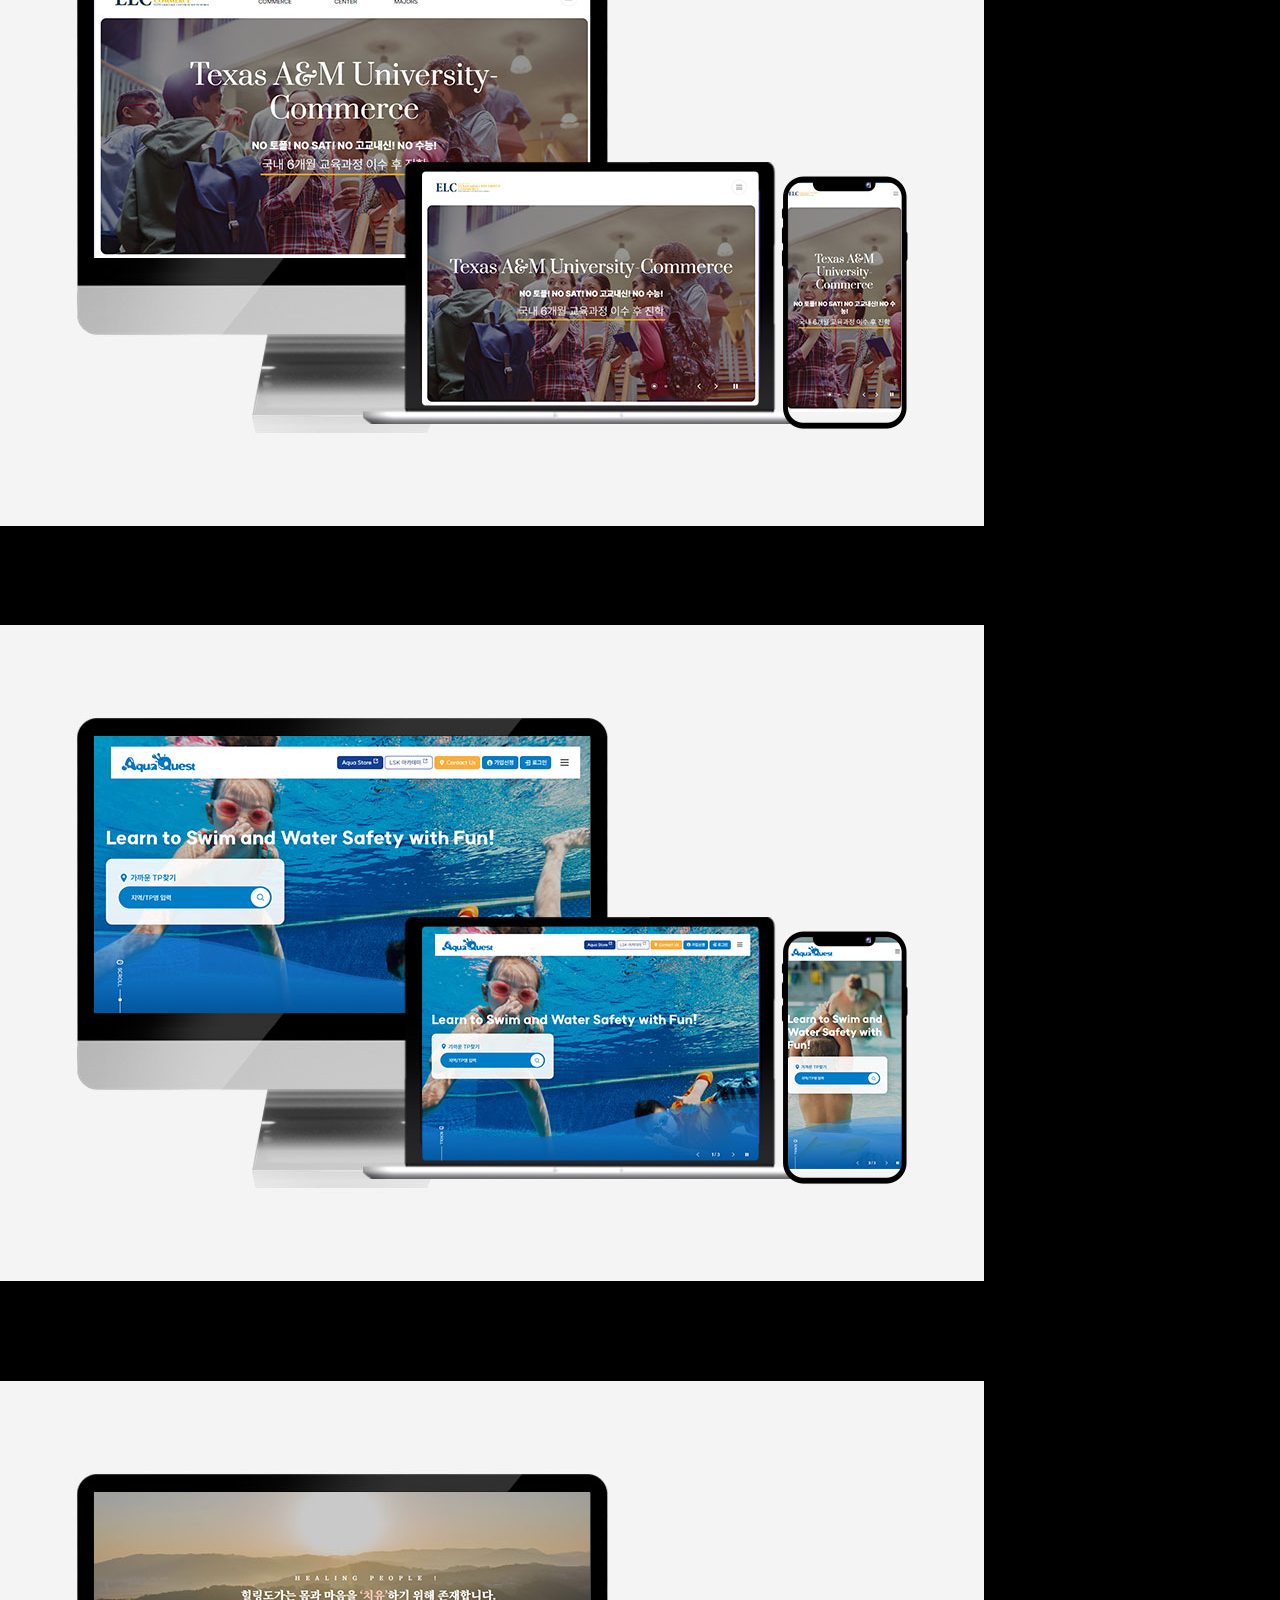
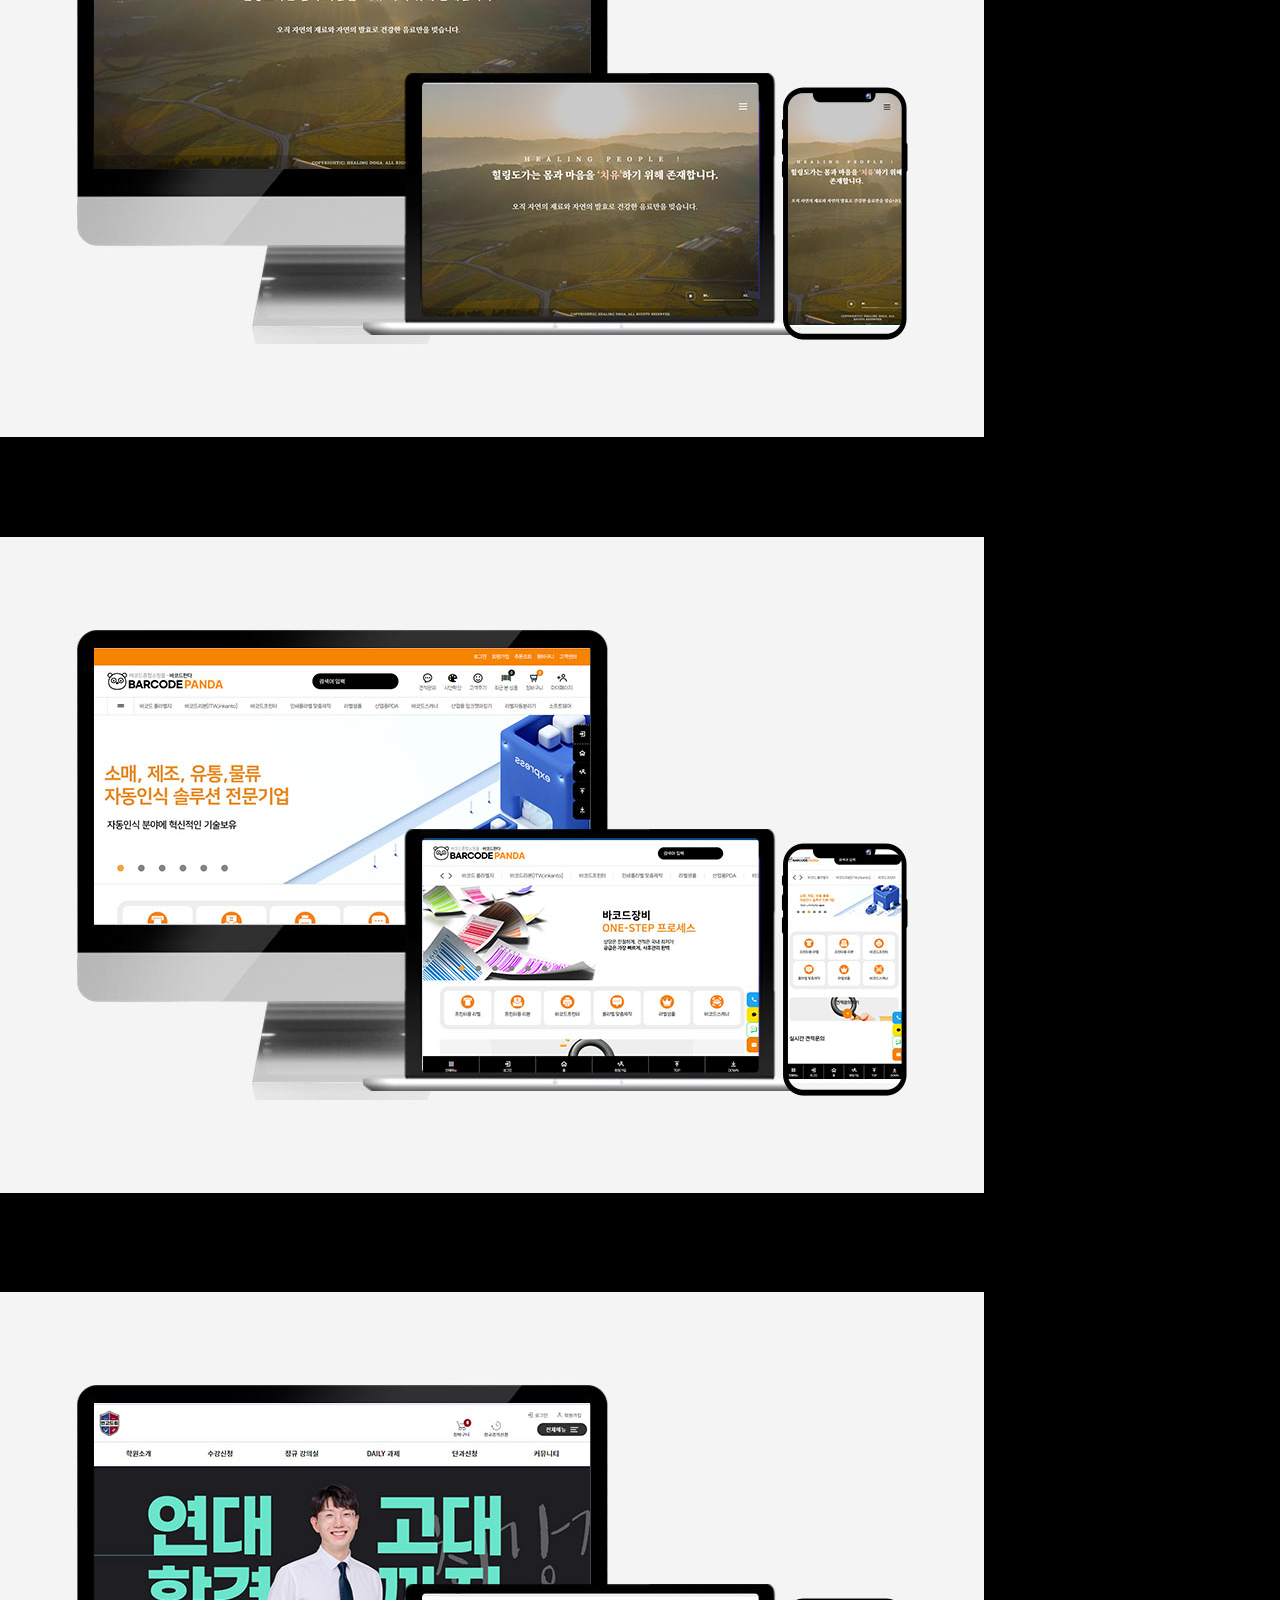
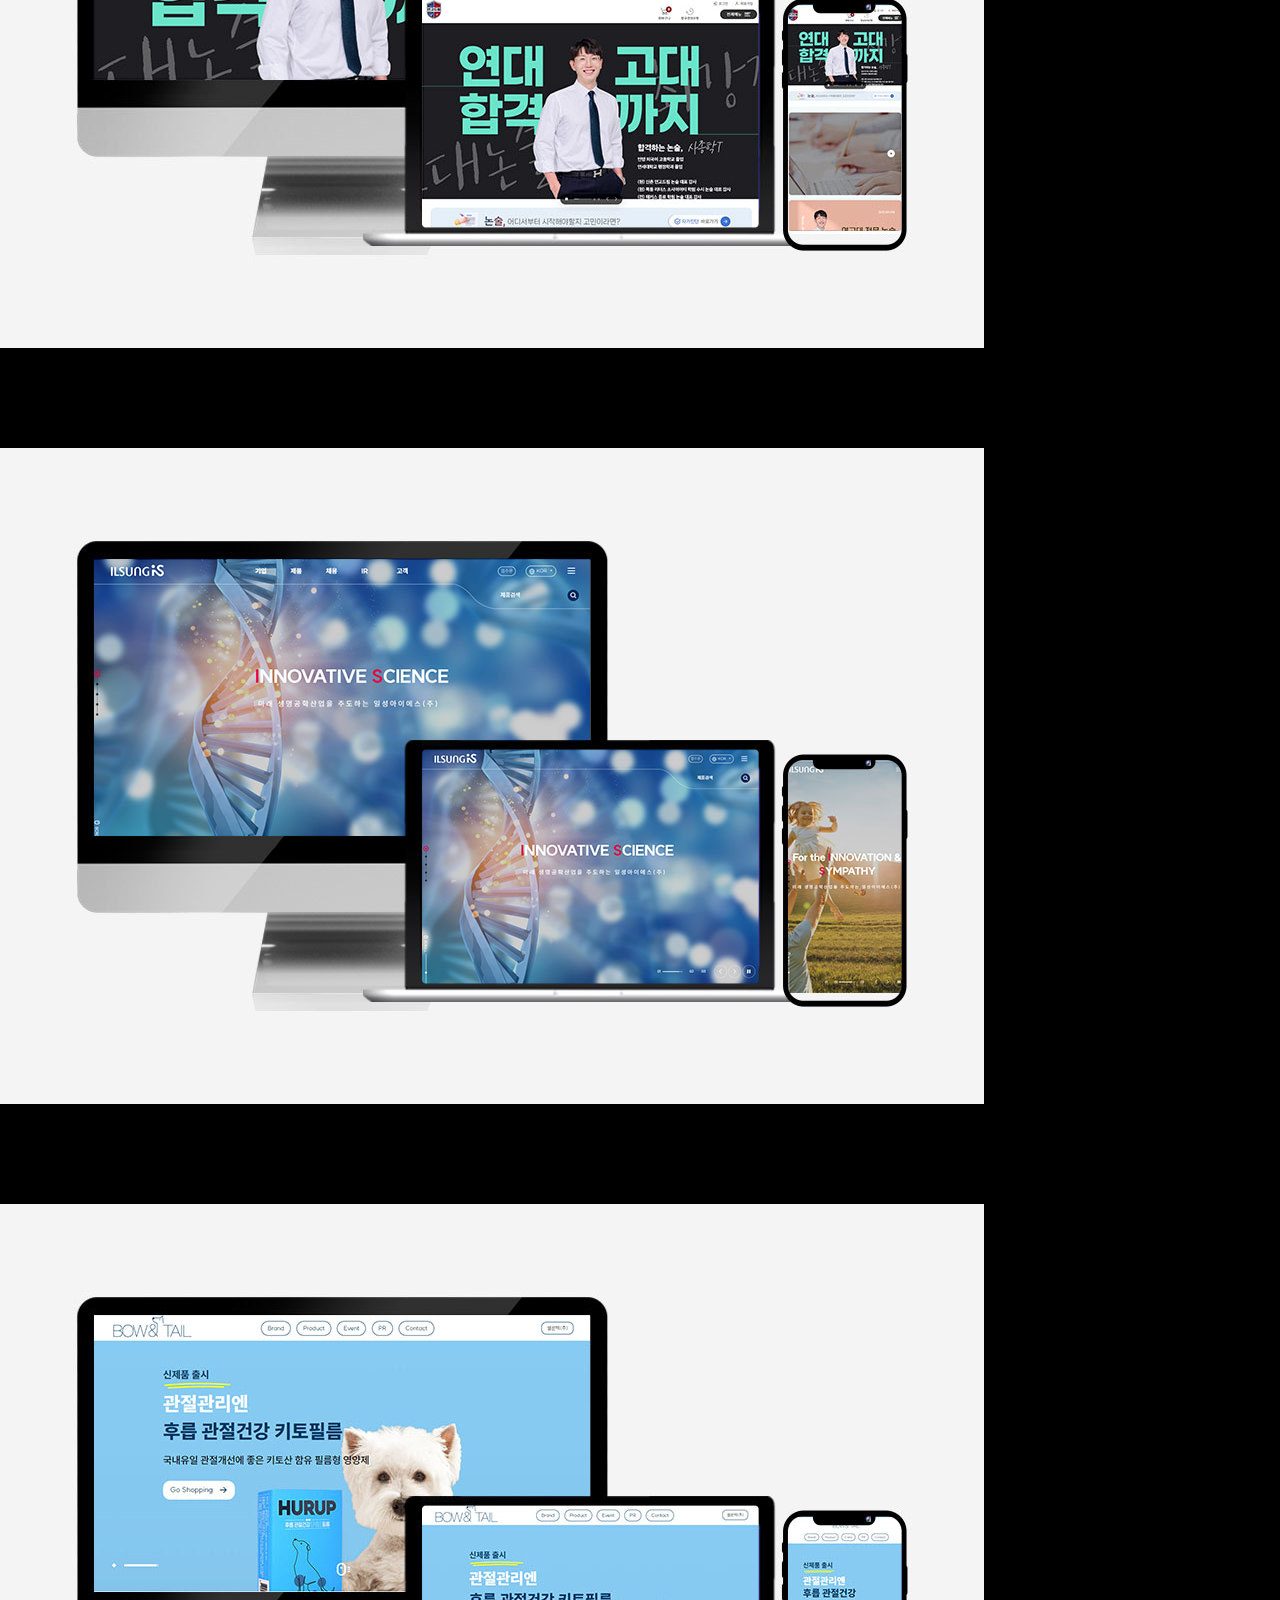
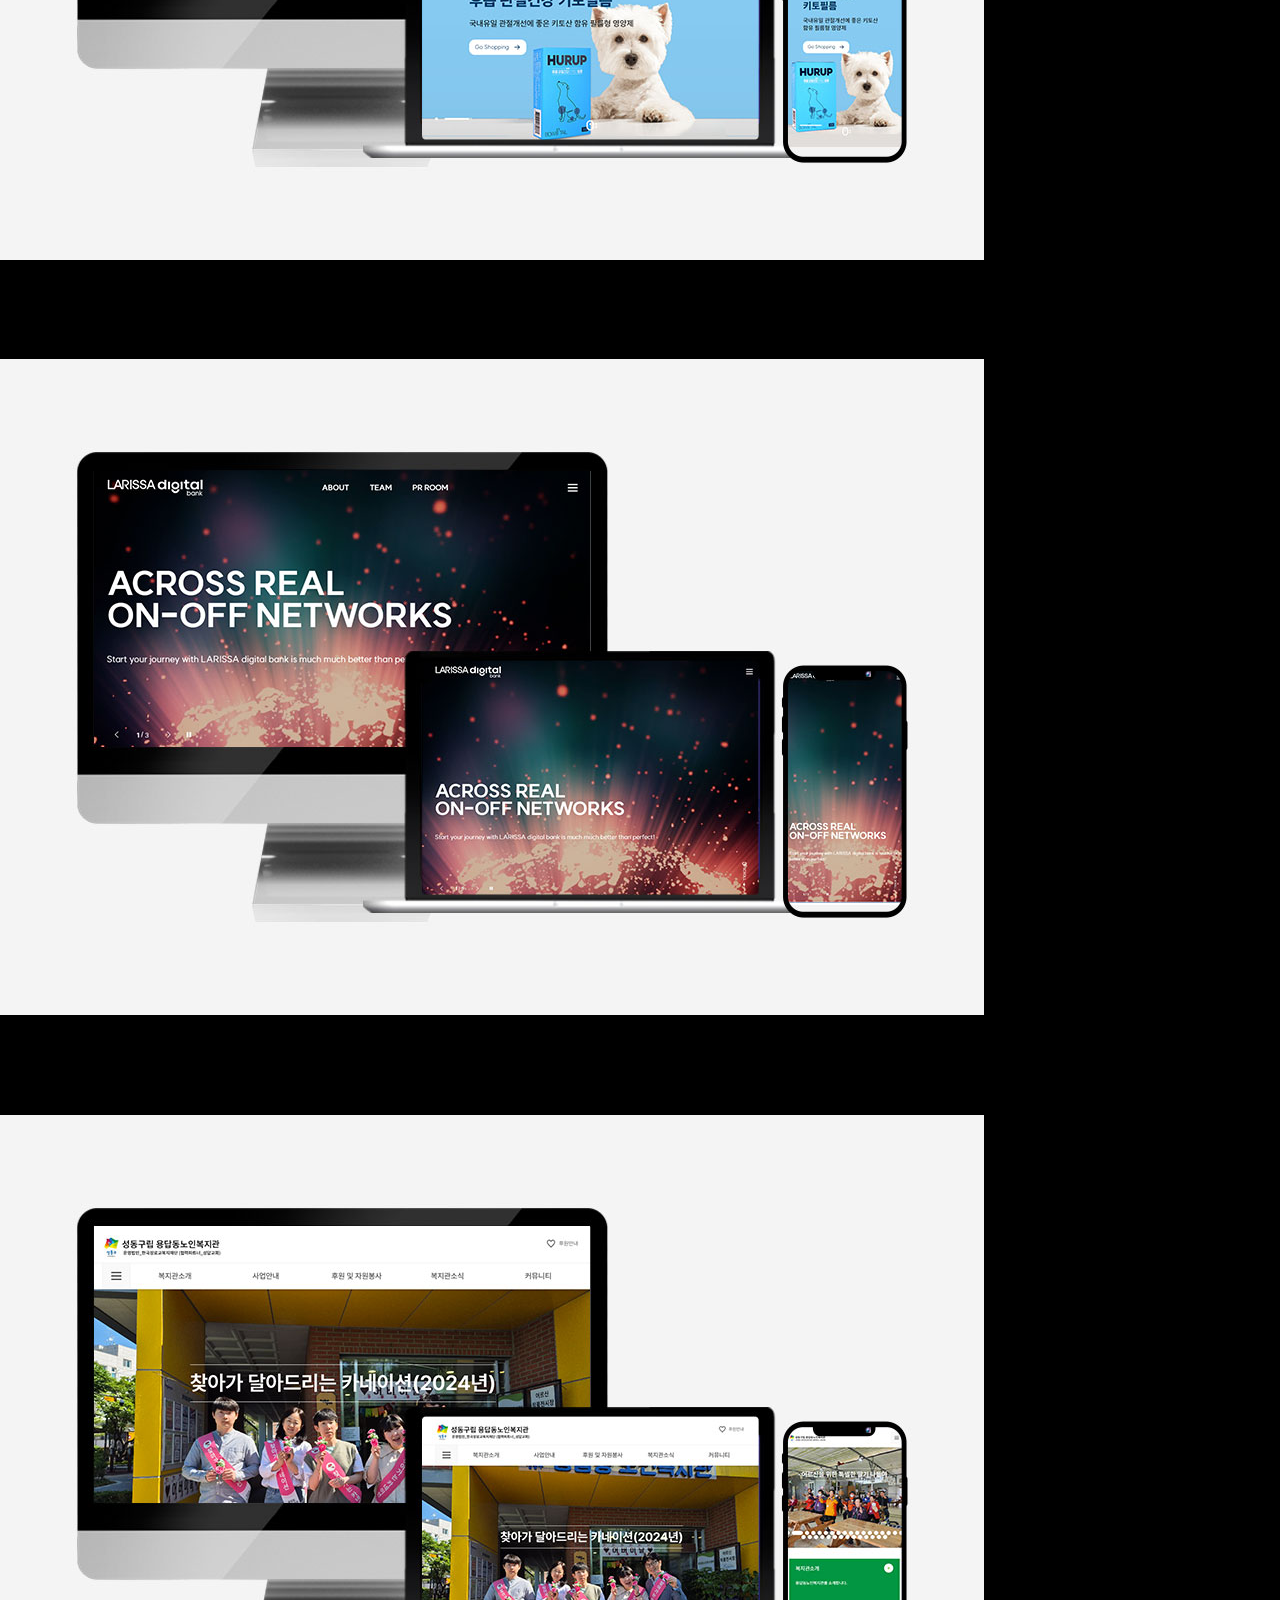
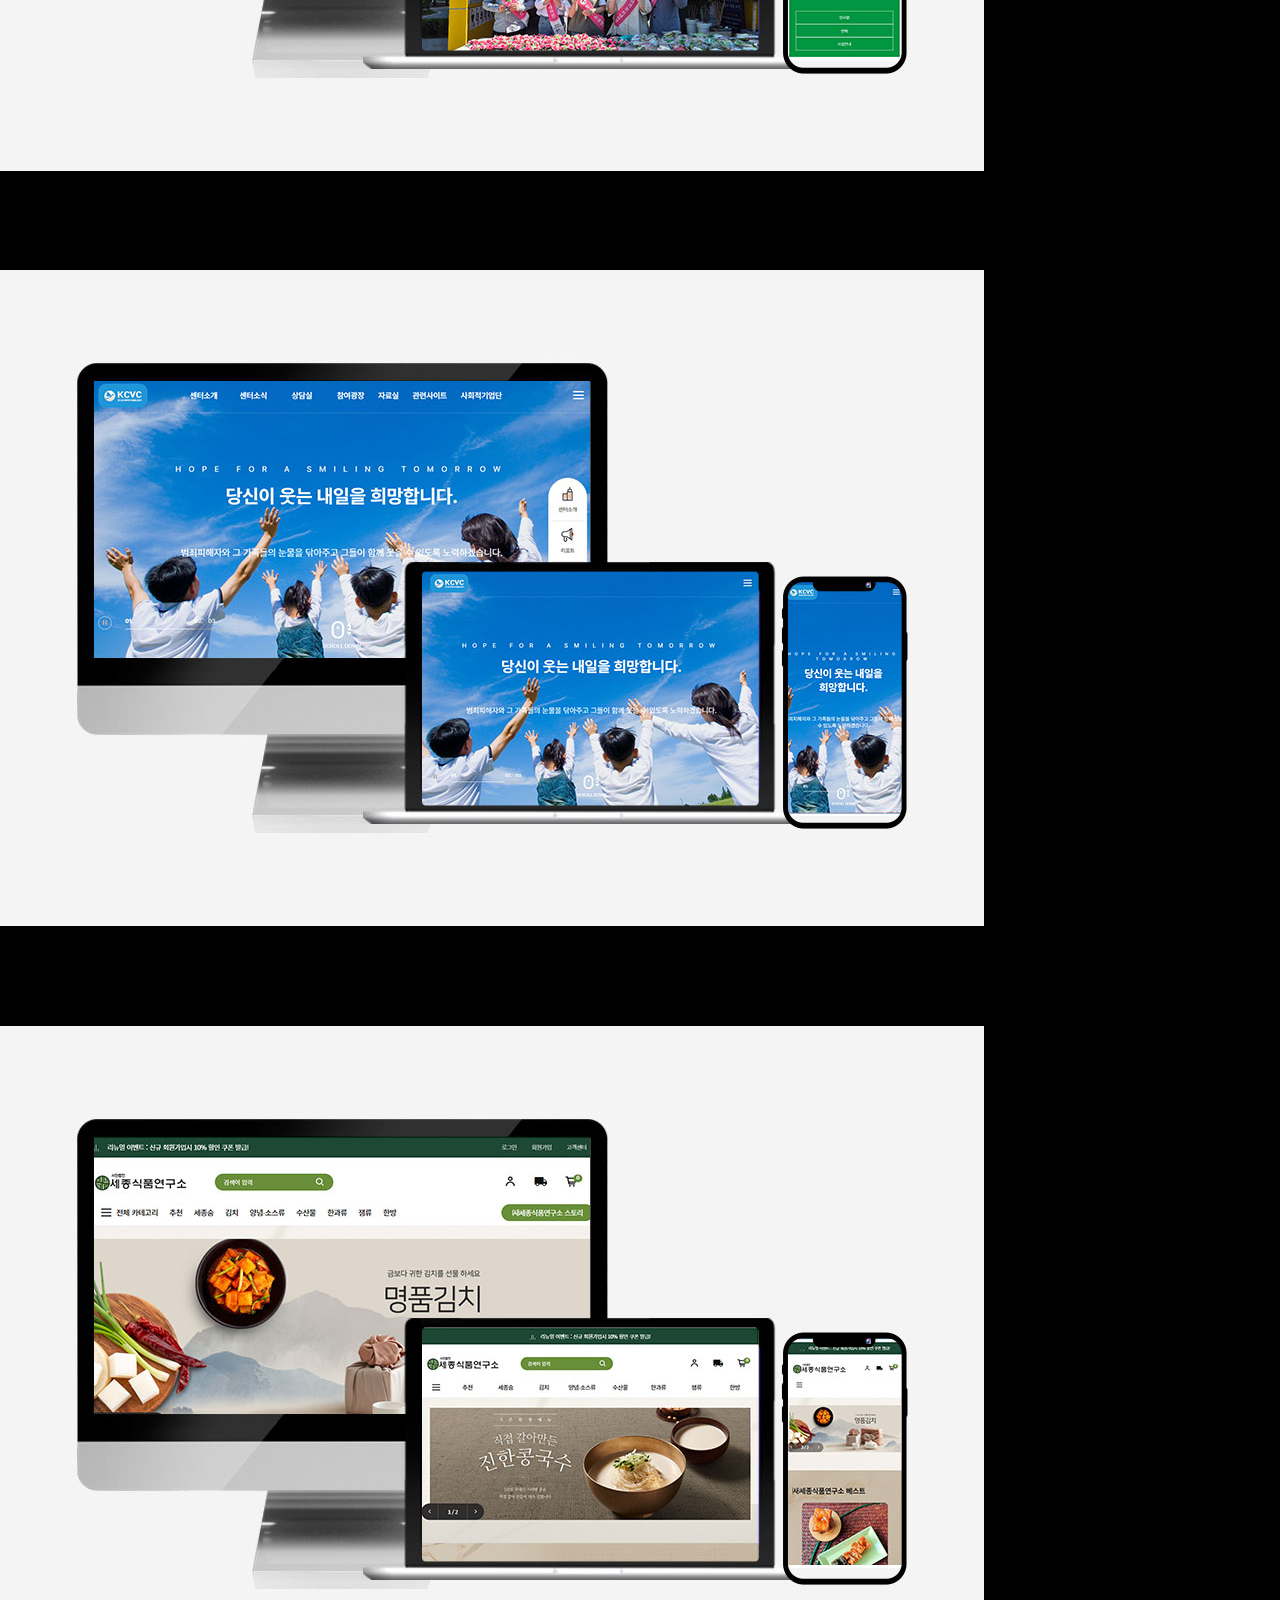
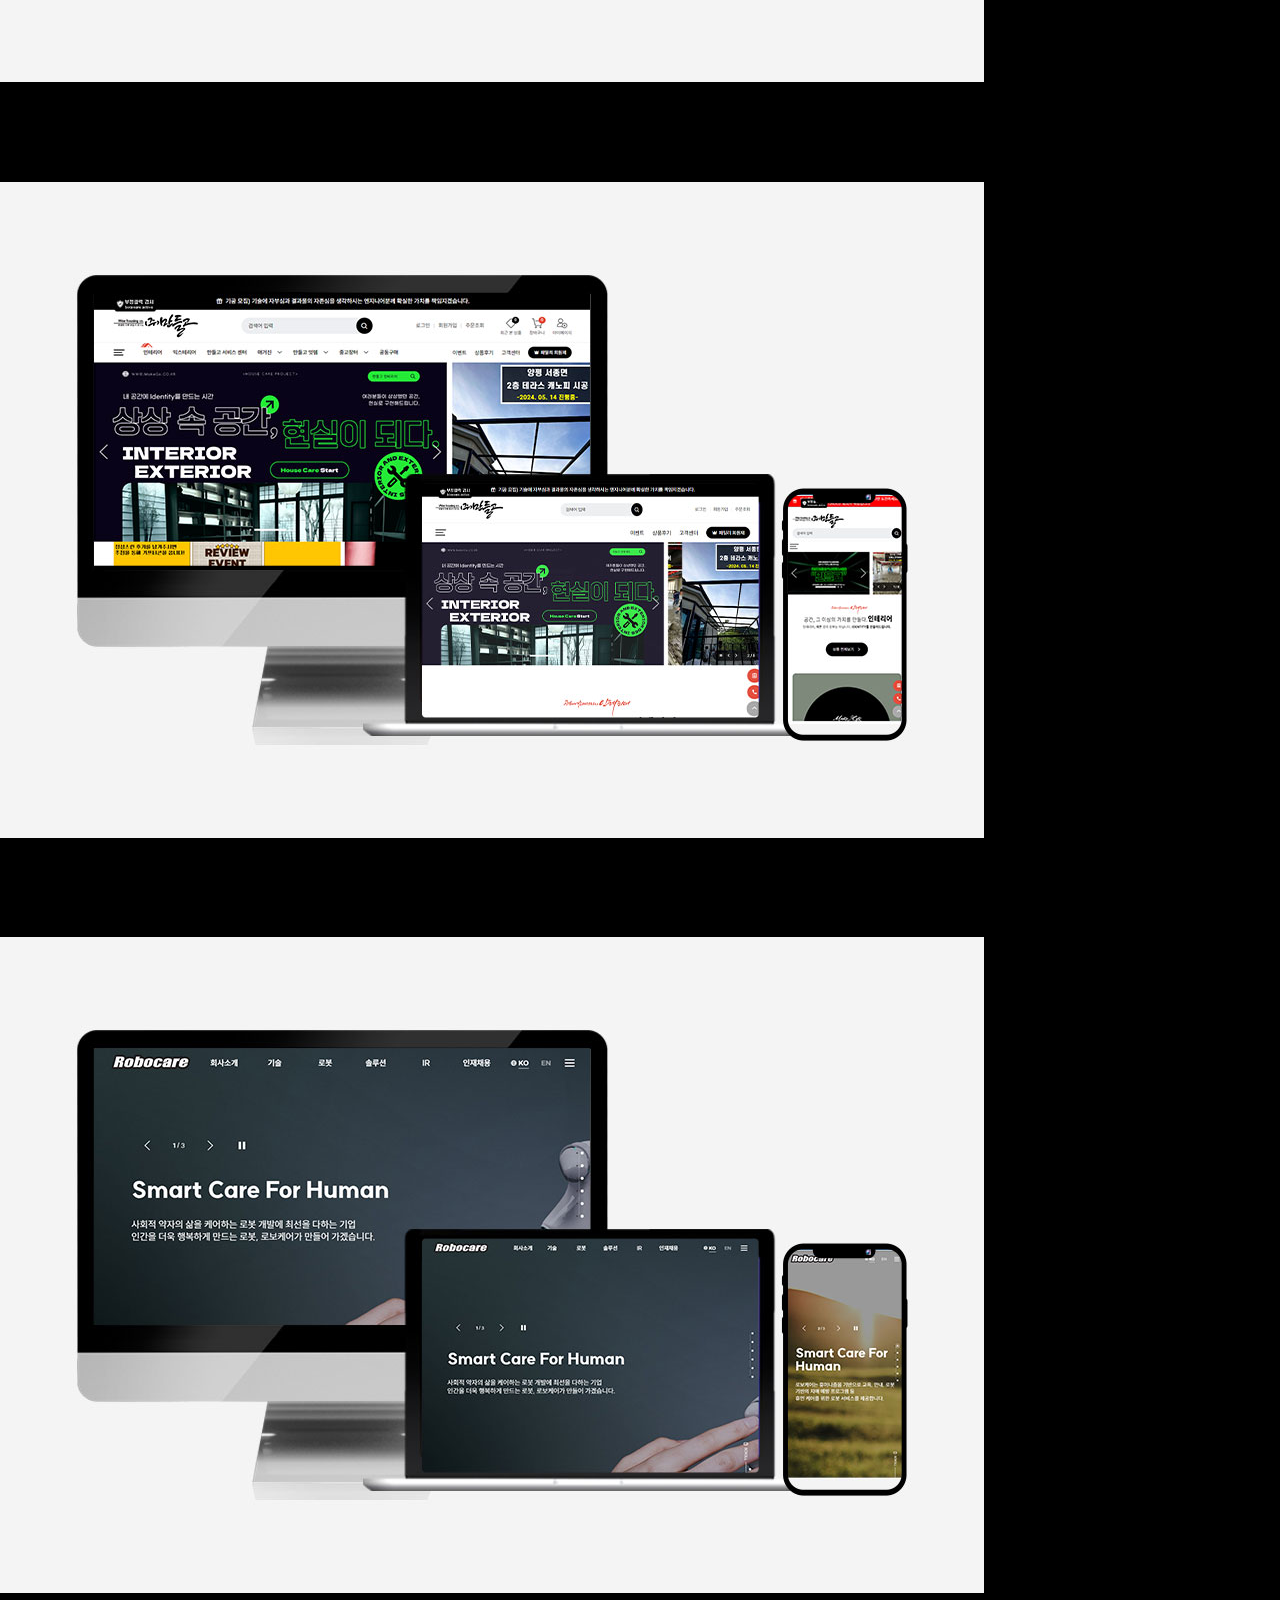
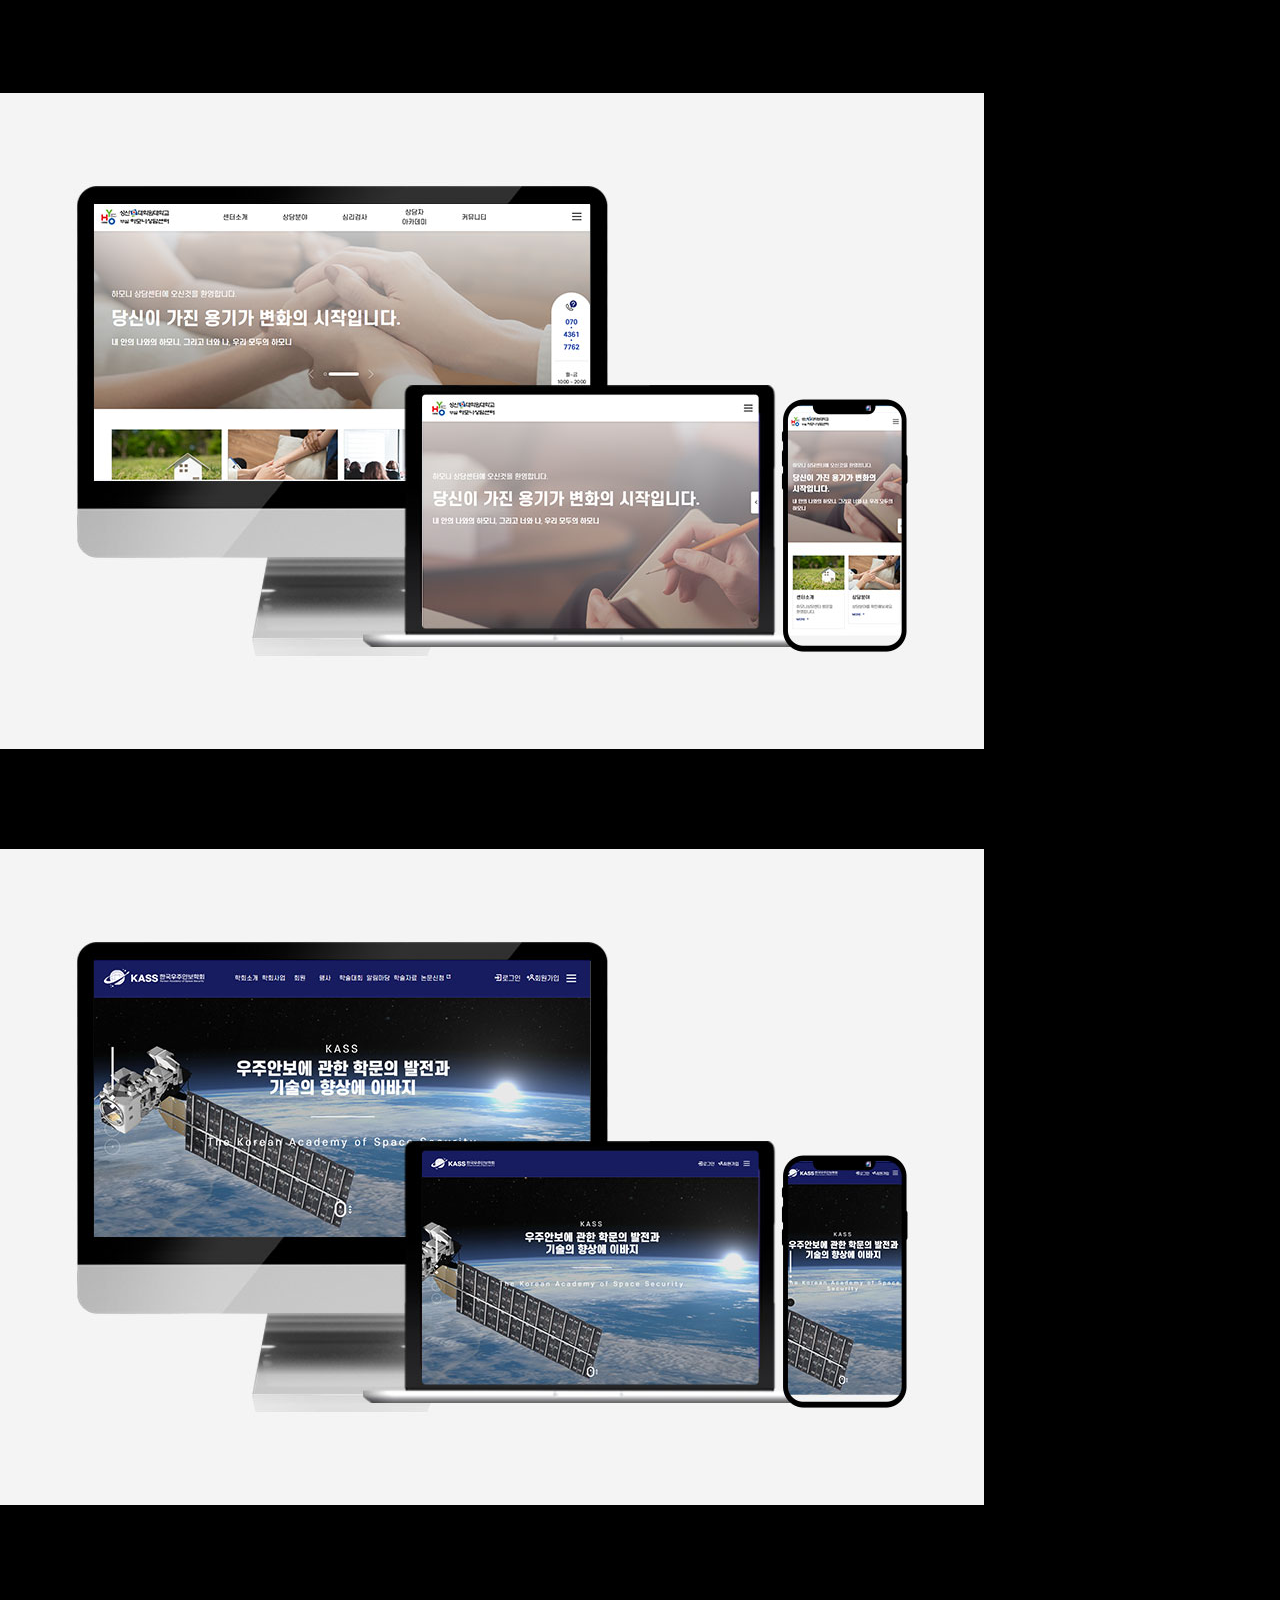
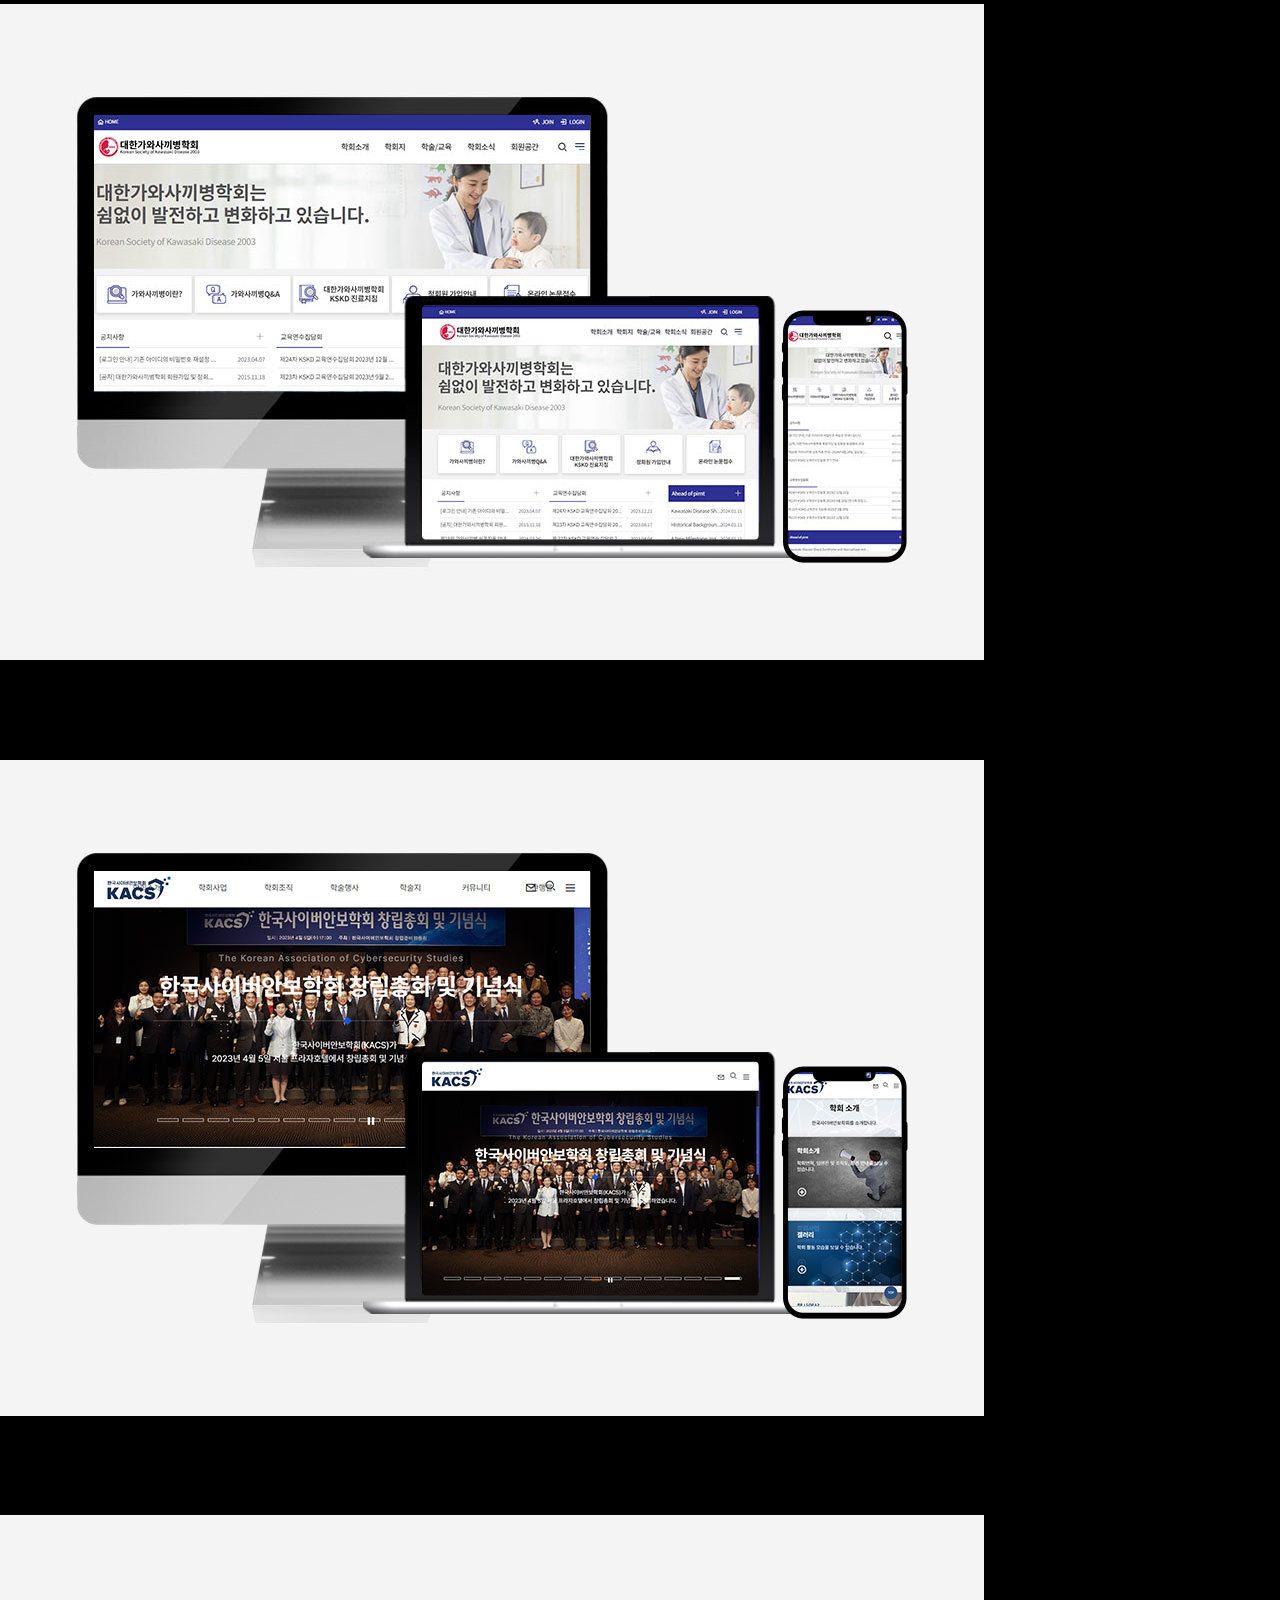
<file: portfolio/sub_guide/agree.html>
<!DOCTYPE html>
<html lang="en">

<head>
  <meta charset="UTF-8">
  <meta name="viewport" content="width=device-width, initial-scale=1.0">
  <title>지형이포트폴리오2</title>
  <link rel="stylesheet" type="text/css" href="../css/font.css?">
  <link rel="stylesheet" type="text/css" href="../css/xeicon.min.css" />
  <link rel="stylesheet" type="text/css" href="../css/temp.css?" />
  <link rel="stylesheet" type="text/css" href="../js/aos/aos.css">
  <link rel="stylesheet" type="text/css" href="../js/swiper/swiper.css" />
  <script type="text/javascript" src="../js/jquery-1.10.2.min.js"></script>
  <script type="text/javascript" src="../js/aos/aos.js"></script>
  <script type="text/javascript" src="../js/swiper/swiper.js"></script>
</head>

<body>
  <div class="pop_d">
    <div class="popWrap def">
      <div class="popTit"><span class="tit"><i class="t1">작업물 갤러리</i></span><a href="javascript:parent.layerClose();"
          class="popClose"><i class="xi-close-min"></i></a></div>
      <div class="popIn scrollst">
        <div class="popCon">
          <ul class="portfolio_popwrap flex vc wrap">
            <li>
              <a class="inn" href="https://kea.kr/main/">
                <p class="arrow"><i class="xi-arrow-right"></i></p>
                <p class="img"><img src="../images/main/portfolio01.jpg"></p>
                <p class="tit">대한전기협회</p>
                <div class="detail_box">
                  <p class="tt">디자인 : 메인 0% + 서브페이지 100%</p>
                  <p class="tt">퍼블리싱 : 90%</p>
                  <p class="tt">반응형 : 100%</p>
                </div>                
              </a>
            </li>
            <li>
              <a class="inn" href="https://www.seochoyc.org/main/main.php">
                <p class="arrow"><i class="xi-arrow-right"></i></p>
                <p class="img"><img src="../images/main/portfolio02.jpg"></p>
                <p class="tit">서초청년센터</p>
                <div class="detail_box">
                  <p class="tt">디자인 : 메인 100% + 서브페이지 100%</p>
                  <p class="tt">퍼블리싱 : 메인 0% + 서브페이지 100%</p>
                  <p class="tt">반응형 : 100%</p>
                </div>  
              </a>
            </li>
            <li>
              <a class="inn" href="https://www.fresnostate.kr/main/index.php">
                <p class="arrow"><i class="xi-arrow-right"></i></p>
                <p class="img"><img src="../images/main/portfolio03.jpg"></p>
                <p class="tit">캘리포니아주립대</p>
                <div class="detail_box">
                  <p class="tt">디자인 : 메인 0% + 서브페이지 70%</p>
                  <p class="tt">퍼블리싱 : 메인 0% + 서브페이지 100%</p>
                  <p class="tt">반응형 : 100%</p>
                </div>  
              </a>
            </li>
            <li>
              <a class="inn" href="https://www.smckorea.kr/main/index.php">
                <p class="arrow"><i class="xi-arrow-right"></i></p>
                <p class="img"><img src="../images/main/portfolio04.jpg"></p>
                <p class="tit">산타모니카주립대</p>
                <div class="detail_box">
                  <p class="tt">디자인 : 메인 0% + 서브페이지 100%</p>
                  <p class="tt">퍼블리싱 : 메인 0% + 서브페이지 100%</p>
                  <p class="tt">반응형 : 100%</p>
                </div>  
              </a>
            </li>
            <li>
              <a class="inn" href="https://www.tamuckorea.kr/main/index.php">
                <p class="arrow"><i class="xi-arrow-right"></i></p>
                <p class="img"><img src="../images/main/portfolio05.jpg"></p>
                <p class="tit">텍사스주립대</p>
                <div class="detail_box">
                  <p class="tt">디자인 : 메인 0% + 서브페이지 80%</p>
                  <p class="tt">퍼블리싱 : 메인 0% + 서브페이지 80%</p>
                  <p class="tt">반응형 : 100%</p>
                </div>  
              </a>
            </li>
            <li>
              <a class="inn" href="http://www.aquaquest.kr/main/">
                <p class="arrow"><i class="xi-arrow-right"></i></p>
                <p class="img"><img src="../images/main/portfolio27.jpg"></p>
                <p class="tit">아쿠아퀘스트</p>
                <div class="detail_box">
                  <p class="tt">디자인 : 메인 0% + 서브페이지 100%</p>
                  <p class="tt">퍼블리싱 : 메인 0% + 서브페이지 100%</p>
                  <p class="tt">반응형 : 100%</p>
                </div> 
              </a>
            </li>
            <li>
              <a class="inn" href="http://doga.inetpf.co.kr/main/">
                <p class="arrow"><i class="xi-arrow-right"></i></p>
                <p class="img"><img src="../images/main/portfolio21.jpg"></p>
                <p class="tit">힐링도가</p>
                <div class="detail_box">
                  <p class="tt">디자인 : 메인 0% + 서브페이지 100%</p>
                  <p class="tt">퍼블리싱 : 메인 0% + 서브페이지 100%</p>
                  <p class="tt">반응형 : 100%</p>
                </div> 
              </a>
            </li>
            <li>
              <a class="inn" href="http://barcodepanda.co.kr/main/">
                <p class="arrow"><i class="xi-arrow-right"></i></p>
                <p class="img"><img src="../images/main/portfolio25.jpg"></p>
                <p class="tit">바코드판다</p>
                <div class="detail_box">
                  <p class="tt">디자인 : 메인 100% + 서브페이지 100%</p>
                  <p class="tt">퍼블리싱 : 메인 100% + 서브페이지 100%</p>
                  <p class="tt">반응형 : 100%</p>
                </div> 
              </a>
            </li>
            <li>
              <a class="inn" href="https://www.yonkodream.com/main/index.php">
                <p class="arrow"><i class="xi-arrow-right"></i></p>
                <p class="img"><img src="../images/main/portfolio06.jpg"></p>
                <p class="tit">연고드림</p>
                <div class="detail_box">
                  <p class="tt">디자인 : 메인 100% + 서브페이지 100%</p>
                  <p class="tt">퍼블리싱 : 메인 100% + 서브페이지 100%</p>
                  <p class="tt">반응형 : 100%</p>
                </div>  
              </a>
            </li>
            <li>
              <a class="inn" href="https://www.ilsungis.com/main/">
                <p class="arrow"><i class="xi-arrow-right"></i></p>
                <p class="img"><img src="../images/main/portfolio12.jpg"></p>
                <p class="tit">일성아이에스</p>
                <div class="detail_box">
                  <p class="tt">디자인 : 메인 0% + 서브페이지 100%</p>
                  <p class="tt">퍼블리싱 : 메인 0% + 서브페이지 100%</p>
                  <p class="tt">반응형 : 100%</p>
                </div>  
              </a>
            </li>
            <li>
              <a class="inn" href="http://bowntail.co.kr/main/">
                <p class="arrow"><i class="xi-arrow-right"></i></p>
                <p class="img"><img src="../images/main/portfolio10.jpg"></p>
                <p class="tit">셀론텍 - 바우엔테일</p>
                <div class="detail_box">
                  <p class="tt">디자인 : 메인 100%</p>
                  <p class="tt">퍼블리싱 : 메인 100%</p>
                  <p class="tt">반응형 : 100%</p>
                </div>  
              </a>
            </li>
            <li>
              <a class="inn" href="https://www.larissabank.net/main/index.php">
                <p class="arrow"><i class="xi-arrow-right"></i></p>
                <p class="img"><img src="../images/main/portfolio28.jpg"></p>
                <p class="tit">라리사디지털뱅크</p>
                <div class="detail_box">
                  <p class="tt">디자인 : 메인 0% + 서브페이지 100%</p>
                  <p class="tt">퍼블리싱 : 메인 0% + 서브페이지 100%</p>
                  <p class="tt">반응형 : 100%</p>
                </div> 
              </a>
            </li>            
            <li>
              <a class="inn" href="http://www.ydscenter.org/main/main.php">
                <p class="arrow"><i class="xi-arrow-right"></i></p>
                <p class="img"><img src="../images/main/portfolio22.jpg"></p>
                <p class="tit">용답동노인복지관</p>
                <div class="detail_box">
                  <p class="tt">디자인 : 메인 100% + 서브페이지 100%</p>
                  <p class="tt">퍼블리싱 : 메인 100% + 서브페이지 100%</p>
                  <p class="tt">반응형 : 100%</p>
                </div> 
              </a>
            </li>            
            <li>
              <a class="inn" href="http://kcvc.or.kr/main/">
                <p class="arrow"><i class="xi-arrow-right"></i></p>
                <p class="img"><img src="../images/main/portfolio29.jpg"></p>
                <p class="tit">한국범죄피해자지원센터</p>
                <div class="detail_box">
                  <p class="tt">디자인 : 메인 100% + 서브페이지 100%</p>
                  <p class="tt">퍼블리싱 : 메인 100% + 서브페이지 100%</p>
                  <p class="tt">반응형 : 100%</p>
                </div> 
              </a>
            </li>
            <li>
              <a class="inn" href="http://sejongkfoodmall.com/main/">
                <p class="arrow"><i class="xi-arrow-right"></i></p>
                <p class="img"><img src="../images/main/portfolio07.jpg"></p>
                <p class="tit">세종식품연구소</p>
                <div class="detail_box">
                  <p class="tt">디자인 : 메인 100% + 서브페이지 100%</p>
                  <p class="tt">퍼블리싱 : 메인 100% + 서브페이지 100%</p>
                  <p class="tt">반응형 : 100%</p>
                </div>  
              </a>
            </li>
            <li>
              <a class="inn" href="https://www.makego.co.kr/shop/main/">
                <p class="arrow"><i class="xi-arrow-right"></i></p>
                <p class="img"><img src="../images/main/portfolio08.jpg"></p>
                <p class="tit">만들고</p>
                <div class="detail_box">
                  <p class="tt">디자인 : 메인 50% + 서브페이지 50%</p>
                  <p class="tt">퍼블리싱 : 메인 50% + 서브페이지 50%</p>
                  <p class="tt">반응형 : 100%</p>
                </div>  
              </a>
            </li>
            <li>
              <a class="inn" href="http://www.robocare.co.kr/main/">
                <p class="arrow"><i class="xi-arrow-right"></i></p>
                <p class="img"><img src="../images/main/portfolio09.jpg"></p>
                <p class="tit">로보케어</p>
                <div class="detail_box">
                  <p class="tt">디자인 : 메인 0% + 서브페이지 50%</p>
                  <p class="tt">퍼블리싱 : 메인 0% + 서브페이지 50%</p>
                  <p class="tt">반응형 : 100%</p>
                </div>  
              </a>
            </li>            
            <li>
              <a class="inn" href="http://www.harmonycsc.com/main/main.php">
                <p class="arrow"><i class="xi-arrow-right"></i></p>
                <p class="img"><img src="../images/main/portfolio11.jpg"></p>
                <p class="tit">성산효하모니</p>
                <div class="detail_box">
                  <p class="tt">디자인 : 메인 100% + 서브페이지 0%</p>
                  <p class="tt">퍼블리싱 : 메인 100% + 서브페이지 0%</p>
                  <p class="tt">반응형 : 0%</p>
                </div>  
              </a>
            </li>            
            <li>
              <a class="inn" href="https://www.kass.ne.kr/main/main.php">
                <p class="arrow"><i class="xi-arrow-right"></i></p>
                <p class="img"><img src="../images/main/portfolio13.jpg"></p>
                <p class="tit">한국우주안보학회</p>
                <div class="detail_box">
                  <p class="tt">디자인 : 메인 0% + 서브페이지 100%</p>
                  <p class="tt">퍼블리싱 : 메인 0% + 서브페이지 100%</p>
                  <p class="tt">반응형 : 0%</p>
                </div>  
              </a>
            </li>
            <li>
              <a class="inn" href="https://www.kawasaki.or.kr/main/main.php">
                <p class="arrow"><i class="xi-arrow-right"></i></p>
                <p class="img"><img src="../images/main/portfolio14.jpg"></p>
                <p class="tit">대한가와사끼병학회</p>
                <div class="detail_box">
                  <p class="tt">디자인 : 메인 100% + 서브페이지 100%</p>
                  <p class="tt">퍼블리싱 : 메인 100% + 서브페이지 100%</p>
                  <p class="tt">반응형 : 100%</p>
                </div>  
              </a>
            </li>
            <li>
              <a class="inn" href="https://www.kacs.ne.kr/main/main.php">
                <p class="arrow"><i class="xi-arrow-right"></i></p>
                <p class="img"><img src="../images/main/portfolio15.jpg"></p>
                <p class="tit">한국사이버안보학회</p>
                <div class="detail_box">
                  <p class="tt">디자인 : 메인 100% + 서브페이지 100%</p>
                  <p class="tt">퍼블리싱 : 메인 100% + 서브페이지 100%</p>
                  <p class="tt">반응형 : 0%</p>
                </div>  
              </a>
            </li>
            <li>
              <a class="inn" href="https://www.koreabiorc.com/main/main.php">
                <p class="arrow"><i class="xi-arrow-right"></i></p>
                <p class="img"><img src="../images/main/portfolio16.jpg"></p>
                <p class="tit">한국바이오임상센터</p>
                <div class="detail_box">
                  <p class="tt">디자인 : 메인 100% + 서브페이지 100%</p>
                  <p class="tt">퍼블리싱 : 메인 100% + 서브페이지 100%</p>
                  <p class="tt">반응형 : 100%</p>
                </div> 
              </a>
            </li>
            <li>
              <a class="inn" href="https://www.xn--950b802abse03h.kr/main/">
                <p class="arrow"><i class="xi-arrow-right"></i></p>
                <p class="img"><img src="../images/main/portfolio17.jpg"></p>
                <p class="tit">카네이션토탈케어</p>
                <div class="detail_box">
                  <p class="tt">디자인 : 메인 50% + 서브페이지 0%</p>
                  <p class="tt">퍼블리싱 : 메인 50% + 서브페이지 0%</p>
                  <p class="tt">반응형 : 100%</p>
                </div> 
              </a>
            </li>
            <li>
              <a class="inn" href="https://www.xn--950b802abse03h.kr/shop/main/">
                <p class="arrow"><i class="xi-arrow-right"></i></p>
                <p class="img"><img src="../images/main/portfolio18.jpg"></p>
                <p class="tit">카네이션토탈케어 쇼핑몰</p>
                <div class="detail_box">
                  <p class="tt">디자인 : 메인 100% + 서브페이지 100%</p>
                  <p class="tt">퍼블리싱 : 메인 100% + 서브페이지 100%</p>
                  <p class="tt">반응형 : 100%</p>
                </div> 
              </a>
            </li>
            <li>
              <a class="inn" href="https://www.eagonpharm.co.kr/main/shopping.php">
                <p class="arrow"><i class="xi-arrow-right"></i></p>
                <p class="img"><img src="../images/main/portfolio19.jpg"></p>
                <p class="tit">이건약품</p>
                <div class="detail_box">
                  <p class="tt">디자인 : 메인 0% + 서브페이지 100%</p>
                  <p class="tt">퍼블리싱 : 메인 0% + 서브페이지 100%</p>
                  <p class="tt">반응형 : 100%</p>
                </div> 
              </a>
            </li>
            <li>
              <a class="inn" href="https://kjkb.co.kr/main/">
                <p class="arrow"><i class="xi-arrow-right"></i></p>
                <p class="img"><img src="../images/main/portfolio20.jpg"></p>
                <p class="tit">국제경보산업</p>
                <div class="detail_box">
                  <p class="tt">디자인 : 메인 100% + 서브페이지 100%</p>
                  <p class="tt">퍼블리싱 : 메인 100% + 서브페이지 100%</p>
                  <p class="tt">반응형 : 100%</p>
                </div> 
              </a>
            </li>            
            <li>
              <a class="inn" href="https://0036.co.kr/main/main.php">
                <p class="arrow"><i class="xi-arrow-right"></i></p>
                <p class="img"><img src="../images/main/portfolio23.jpg"></p>
                <p class="tit">휴엔케어</p>
                <div class="detail_box">
                  <p class="tt">디자인 : 메인 0% + 서브페이지 50%</p>
                  <p class="tt">퍼블리싱 : 메인 0% + 서브페이지 50%</p>
                  <p class="tt">반응형 : 0%</p>
                </div> 
              </a>
            </li>
            <li>
              <a class="inn" href="http://www.kdi.or.kr/main/">
                <p class="arrow"><i class="xi-arrow-right"></i></p>
                <p class="img"><img src="../images/main/portfolio24.jpg"></p>
                <p class="tit">클레오폭스</p>
                <div class="detail_box">
                  <p class="tt">디자인 : 메인 0% + 서브페이지 100%</p>
                  <p class="tt">퍼블리싱 : 메인 0% + 서브페이지 100%</p>
                  <p class="tt">반응형 : 100%</p>
                </div> 
              </a>
            </li>
            <li>
              <a class="inn" href="https://www.kmicetrip.com/main/main.php">
                <p class="arrow"><i class="xi-arrow-right"></i></p>
                <p class="img"><img src="../images/main/portfolio26.jpg"></p>
                <p class="tit">엠티엠비코리아</p>
                <div class="detail_box">
                  <p class="tt">디자인 : 메인 100% + 서브페이지 10%</p>
                  <p class="tt">퍼블리싱 : 메인 100% + 서브페이지 10%</p>
                  <p class="tt">반응형 : 10%</p>
                </div> 
              </a>
            </li>
          </ul>
        </div>
      </div>
    </div>
  </div>
</body>

</html>
</file>
<file: css/font.css>
@charset "utf-8";
/* CSS Document */
/*Pretendard*/
@font-face {
	font-family: 'Pretendard';
	font-weight: 45 920;
	font-style: normal;
	font-display: swap;
	src: local('Pretendard Variable'), url('../font/PretendardVariable.woff2') format('woff2-variations');
}
/* marcellus-regular*/
@font-face {
  font-display: swap;
  font-family: 'Marcellus';
  font-style: normal;
  font-weight: 400;
  src: url('../font/marcellus-v13-latin-regular.eot');
  src: url('../font/marcellus-v13-latin-regular.eot?#iefix') format('embedded-opentype'),
       url('../font/marcellus-v13-latin-regular.woff2') format('woff2'),
       url('../font/marcellus-v13-latin-regular.woff') format('woff'),
       url('../font/marcellus-v13-latin-regular.ttf') format('truetype'),
       url('../font/marcellus-v13-latin-regular.svg#Marcellus') format('svg');
}
</file>
<file: css/temp.css>
@charset "utf-8";/* CSS Document */

html { overflow-x:hidden; overflow-y:scroll; } 
body { font-family:'Pretendard', 'Noto Sans KR', sans-serif; font-weight:400; line-height:1.2; background: #000; } 
* { margin:0; padding:0; font-size:inherit; font-weight:inherit; color:inherit; } 
ul,ol,li { list-style:none; } 
em,i { font-style:normal; } 
strong,th { font-weight:600; } 
b { font-weight:700; } 
img { border:none; max-width:100%; } 
*:focus:not(:focus-visible) { outline: none; } 

a,
a:visited,
a:active,
a:hover { text-decoration:none; } 

:where(a, button, [role="button"], [tabindex], input, select, textarea):focus-visible {
    outline: 3px solid var(--focus-ring, #27cdee);
    outline-offset: 3px;
    box-shadow: 0 0 0 4px var(--focus-ring-contrast, rgba(255,255,255,0.25));
}

.sr-only {
    position: absolute;
    width: 1px;
    height: 1px;
    padding: 0;
    margin: -1px;
    overflow: hidden;
    clip: rect(0, 0, 0, 0);
    border: 0;
}

.skip-link {
    position: absolute;
    top: -100px;
    left: 50%;
    transform: translateX(-50%);
    background: var(--color-bg, #000);
    color: var(--color-text, #fff);
    padding: .75em 1.5em;
    border-radius: .75em;
    z-index: 1000;
    transition: top .2s ease;
}

.skip-link:focus {
    top: 1em;
}

.al { text-align: left !important; } 
.ac { text-align: center !important; } 
.ar { text-align: right !important; } 

.pr { position:relative; z-index:inherit; } 
.pa { position:absolute; left:0; top:0; width:100%; height:100%; } 
.pf { position:fixed; z-index:inherit; } 

.pd0 { padding:0 !important; } 
.pt0 { padding-top:0 !important; } 
.pb0 { padding-bottom:0 !important; } 

.flex { display:flex; box-sizing:border-box; min-width:0; } 
.flex > * { box-sizing:border-box; min-width:0; } 
.flex.di { display:inline-flex; } 
.flex.wrap { flex-wrap:wrap; } 
.flex.col { flex-direction:column; } 
.flex.col > * { width:100%; } 
.flex.space { justify-content:space-between; } 
.flex.vspace { align-content:space-between; } 
.flex.hc { justify-content:center; } 
.flex.hr { justify-content:flex-end; } 
.flex.vt { align-content:flex-start; align-items:flex-start; } 
.flex.vc { align-content:center; align-items:center; } 
.flex.vb { align-content:flex-end; align-items:flex-end; } 
.flex.ac { align-content:center; align-items:center; justify-content:center; text-align:center; } 
.flex .mgL { margin-left:auto; } 
.flex .mgR { margin-right:auto; } 
.flex .mgT { margin-top:auto; } 
.flex > .grow { flex:1 1 0%; } 
.flex > .fix { flex:0 0 auto; } 

.resize { position:relative; display:block; height:0; padding-bottom:100%; box-sizing:border-box; } 
.resize .re { position:absolute; left:0; top:0; width:100%; height:100%; box-sizing:border-box; } 
.resize .re img { width:100%; height:100%; object-fit:cover; } 
.resize.s1 { padding-bottom:66.66%; } 
.resize.s2 { padding-bottom:56.25%; } 
.resize.s3 { padding-bottom:75%; } 

.bgfix { background-repeat:no-repeat; background-position:50% 50%; background-size:cover; } 
.bgfix.fix { background-attachment:fixed; } 

.imgfix { width:100%; height:100%; overflow:hidden; } 
.imgfix > img { width:100%; height:100%; object-fit:cover; } 

.c_white { color:#fff !important; } 
.c_black { color:#000 !important; } 
.c_gray { color:#777 !important; } 
.c_dgray { color:#555 !important; } 
.c_blue { color:#2b9cbb !important; } 
.c_red { color:#fb2217 !important; } 
.c_orange { color:#f55110 !important; } 
.c_green { color:#3dab1d !important; } 
.c_point { color:#3c9a8c !important; } /*하늘색*/

.fwT { font-weight:100 } 
.fwL { font-weight:300 } 
.fwR { font-weight:400 } 
.fwM { font-weight:500 } 
.fwB { font-weight:700 } 
.fwBL { font-weight:800 } 
.fwEB { font-weight:900 } 

.fstL { text-decoration:underline; } 
.fstLV { text-decoration:line-through; } 
.fstUC { text-transform:uppercase; } 
.fstS0 { letter-spacing:0 !important; } 
.fstS1 { letter-spacing:-.063em !important; } 
.fstS2 { letter-spacing:-.125em !important; } 

.lh0 { line-height:1; } 
.lh1 { line-height:1.6; } 
.lh2 { line-height:1.8; } 
.wb { word-break:keep-all } 

.ps0 { margin-top:-1px !important } 
.ps05 { margin-top:.5em !important } 
.ps1 { margin-top:1em !important } 
.ps15 { margin-top:1.5em !important } 
.ps2 { margin-top:2em !important } 
.ps3 { margin-top:3em !important } 
.ps4 { margin-top:4em !important } 
.ps5 { margin-top:5em !important } 
.ps { margin-top:4em !important } 


.dwrap { position:relative; width:2000px; left:50%; top:0; margin-left:-1000px } 
.dwrap img { display:block } 
.box0 { width:94%; max-width:94%; margin:0 auto; } 
.box1 { width:1600px; max-width:94%; margin:0 auto; } 

.fullH { height:100vh; } 
.headH { height:6em; } 

/**/
:root { /* */

 --grad1: #0f0c29; 
 --grad2: #302b63; 
 --grad3: #24243e; 
 --grad4: #00d4ff;
 --bg-dark: #0b0b0c; 
 --bg-light: #fafafa; 
 --text-dark: #f2f2f2; 
 --text-light: #1b1b1b; 
    --focus-ring: #27cdee;
    --focus-ring-contrast: rgba(255,255,255,0.28);
 --accent-color: #3c9a8c;
 --trail-dark: rgba(0, 255, 255, 0.8); 
 --trail-light: rgba(255, 174, 0, 0.8); } 

[data-theme="light"] { 
    --grad1: #A1C4FD; 
    --grad2: #C2E9FB; 
    --grad3: #FBC2EB; 
    --grad4: #FDEB93;
 background: var(--bg-light); 
 color: var(--text-light); 
 --focus-ring: #1a5fd7;
 --focus-ring-contrast: rgba(17,17,17,0.25);
 --accent-color: var(--primary); } 

/* */

.PC { display: block; } 
.PHONE { display: none; } 

#header { position:fixed; z-index:999; top:0; left:0; width:100%; background: rgba(0, 0, 0, .8); } 
#header > .inner { position:relative; } 
#header .logo { font-size: 1.8em; color: #fff; font-weight: 800; } 
#header .logo .point { color: var(--accent-color); margin-right: 10px; } 
#header .gnb_wrap .gnb { background: rgba(255,255,255,.1); padding: .5em; border-radius: 3em; overflow: hidden; } 
#header .gnb_wrap .gnb > li .dp1 { padding:.5em 3em; border-radius: 3em; } 
#header .gnb_wrap .gnb > li .dp1 .tt { font-size:1.125em; color: #fff; } 
#header .gnb_wrap .gnb > li .dp1:hover { background: var(--accent-color); } 
#header .right_wrap { gap: 0 2em; } 
#header .right_wrap .change_list { background: rgba(255,255,255,.1); padding: .5em; border-radius: 3em; gap: 1em; overflow: hidden; } 
#header .right_wrap .change_list li { position: relative; } 
#header .right_wrap .change_list li:not(:last-child):after { content:""; position:absolute; top:50%; right:-5px; transform:translateY(-50%); background: rgba(255, 255, 255, .2); width: 1px; height: 20px; } 
#header .right_wrap .change_list li > a { display: block; width: 2em; height: 2em; text-align: center; border-radius: 50%; } 
#header .right_wrap .change_list li > a img { width: 20px; filter: brightness(0) invert(1); } 
#header .right_wrap .change_list li > a.on { background: var(--accent-color); } 
#header .time_wrap { width: 6.5em; text-align: center; } 
#header .time_wrap p { color: #fff; font-size:1.4em; } 

#footer .site_info { padding: 6em 0; border-top: 1px solid rgba(255,255,255,.2); } 
#footer .site_info .myinfo .name { font-size: 3em; font-weight: 700; color: #fff; } 
#footer .site_info .myinfo .mail { color: #fff; font-size: 1.25em; margin-top: 1em; } 
#footer .site_info .copy { color: rgba(255, 255, 255, .6); font-size: 1.125em; text-transform: uppercase; } 


/**/
.swiperBtn { line-height:1; } 
.swiperBtn.btn { width:2.313em; height:2.313em; position:static; display:flex; align-items:center; justify-content:center; text-align:center; z-index:100; cursor:pointer; font-size:1.375em; color:#000; transition:.2s } 
.swiperBtn.prev { left:0 } 
.swiperBtn.next { right:0 } 
.swiperBtn:before { font-family:xeicon } 
.swiperBtn.prev:before { content:"\e908"; } 
.swiperBtn.next:before { content:"\e90b"; } 
.swiperBtn.pause:before { content:"\ea3b"; } 
.swiperBtn.play:before { content:"\ea3e"; } 
.swiperBtn:focus-visible,
.swiperBtn:hover,
.swiperBtn.play { opacity:1 } 
.swiperBtn.st1 { border:1px solid #e5e5e5; border-radius:.25em; } 
.swiperBtn .total { font-size:1.250em; } 
.swiperBtn .total .this { font-size:1.375em; color:#bd4b62; font-weight:700; } 
.swiperBtn.s1 { font-size:1.625em } 
.swiperBtn.s2 { font-size:1.125em } 
.swiperBtn.c1 { opacity:1; background:#fff; } 
.swiperBtn.c1:hover,
.swiperPauseWrap.pause .play.c1 { opacity:1; background:#bd4b62; border-color:transparent; color:#fff; } 
.swiperBtn.c2 { background:rgba(0,0,0,.2); color:#fff } 
.swiperBtn.c2:hover,
.swiperBtn.c2.play { background:rgba(0,0,0,.5) } 
.swiperBtn.round { border-radius:50% } 
.swiperPauseWrap .play { display:none } 
.swiperPauseWrap.pause .play { display:flex } 
.swiperPauseWrap.pause .pause { display:none } 

.swiperPG .paging { gap:0 1em; } 
.swiperPG .paging > span { position:relative; width:1.125em; height:1.125em; margin:0 0; background:transparent; border:none; border-radius:50%; opacity:1; transition:.3s } 
.swiperPG .paging > span:before { content:""; position:absolute; top:3px; bottom:3px; left:3px; right:3px; background:#000; border-radius:50%; opacity:.4; transition:.3s } 
.swiperPG .paging > span.swiper-pagination-bullet-active { background:#fff !important; box-shadow:1px 1px .375em rgba(0,0,0,.2); } 
.swiperPG .paging > span.swiper-pagination-bullet-active:before { background:#3c9a8c !important; opacity:1 !important; } 

.swiperBtn.white { color:#fff; opacity:1 } 
.swiperBtn.white .total .this { color:#bd4b62; } 
.swiperBtn.st1.white { border-color:rgba(255,255,255,.5); } 
.swiperBtn.st1.white:hover,
.swiperBtn.st1.white.play { background:#bd4b62; border-color:rgba(255,255,255,.2) } 
.swiperPG.white .paging > span:before { background:#fff; opacity:.8; } 

.slider_wrap { position:relative } 

/**/
#contents { position: relative; } 
.roundG { position: fixed; left: 12%; top: 0; width: 40%; padding-bottom: 40%; border-radius: 50%; background: linear-gradient(0deg, #fff 0%, #fff 33.33%, #fff 100%); opacity: .1; filter: blur(10px); animation-name: mainServiceAni2; animation-duration: 13s; animation-iteration-count: infinite; animation-direction: alternate; z-index: -1; } 
.roundR { position: fixed; right: 12%; top: 35%; width: 40%; padding-bottom: 40%; border-radius: 50%; background: linear-gradient(0deg, #fff 0%, #fff 33.33%, #fff 100%); animation-name: mainServiceAni3; animation-duration: 13s; animation-iteration-count: infinite; animation-direction: alternate; filter: blur(10px); opacity: .1; z-index: -2; } 
@keyframes mainServiceAni { 
 0% { transform: rotate(0) translate(0, 0) scale(1) } 
 100% { transform: rotate(360deg) translate(20%, 5%) scale(1.2, 1); } 
 }
@keyframes mainServiceAni2 { 
 0% { transform: rotate(0) translate(0, 0) scale(1) } 
 100% { transform: rotate(360deg) translate(10%, 5%) scale(1.2, 1); } 
 }
@keyframes mainServiceAni3 { 
 0% { transform: rotate(0) translate(0, 0) scale(1) } 
 100% { transform: rotate(-360deg) translate(10%, 5%) scale(1.2, 1); } 
 }

.mainVisual_wrap { position: relative; } 
.visual_backdrop { position: absolute; top: 50%; left: 50%; transform: translate(-50%, -50%); background: linear-gradient(180deg, rgba(0, 0, 0, 0) 0%, black 100%); height: 50%; width: 100%; z-index: 9; top: inherit; transform: translateX(-50%); bottom: 0; } 
.mainVisual_wrap .wrap_in { padding:0 6vw; } 
.mainVisual { height:100%; } 
.mainVisual .el .slogan .wrap_in,
.mainVisual_wrap .mainControl { position:absolute; top:20vh; left:0; right:0; } 
.mainVisual .el { overflow:hidden; } 
.mainVisual .el .bg { position:absolute; top:0; right:0; width:100%; height:100%; transition:3s; } 
.mainVisual .el .slogan { position:relative; transform:translateX(3vw); opacity:0; transition:1s; } 
.mainVisual .el .slogan .t1 { font-size:2.250em; font-weight:300; opacity:.6; } 
.mainVisual .el .slogan .t2 { font-size:7.500em; margin-left:-.063em; } 
.mainVisual .el .slogan .t3 { font-size:3.000em; } 
.mainVisual .el.swiper-slide-active .slogan,
.mainVisual .el.swiper-slide-duplicate-active .slogan { transform:translateX(0); opacity:1; transition:2s; } 

.mainVisual_wrap .mainControl { z-index:10; margin-top:24em; } 
.mainControl .inner { transform:translateX(-.75em); } 
.mainControl .swiperPG { margin-left:2.5em; } 

.mainVisual_wrap .mainScroll { left:1.5vw; } 

.mainScroll { position:absolute; left:0; bottom:0; z-index:100; color:#000 } 
.mainScroll .line { position:relative; display:block; height:5em; overflow:hidden } 
.mainScroll .line:before { content:""; position:absolute; left:50%; top:0; height:100%; width:1px; background:#000; } 
.mainScroll .dot { position:absolute; left:50%; transform:translateX(-50%); top:0; width:.5em; height:.5em; background:#000; border-radius:50% } 
.mainScroll .tt { transform:rotate(90deg); font-size:.75em; margin:0 0 2.5em 0; white-space:nowrap } 
.mainScroll .tt .t1 { font-size:1.250em; } 
.mainScroll .tt .xi { font-size:1.5em; margin-right:.25em } 

.moveDownAni { animation-name: moveDownAni; animation-duration: 3s; transform-origin:center; animation-iteration-count: infinite } 
.moveDownAni:hover { animation-name: none } 
@keyframes moveDownAni {100% { top:150% } 
 }
/* */
:root { --hero-font-serif: "Playfair Display", serif; --accent-1: #6c63ff; --accent-2: #9b5de5; --accent-3: #00f0ff; --text-shadow: 0 2px 18px rgba(0,0,0,0.12); } 

/* 기본 레이아웃 (너의 기존 .cover를 대체/보완) */
.hero-visual {position: relative; width: 100%; height: 100vh; display: flex; justify-content: center; align-items: center; overflow: hidden; color: #fff;
 /* 그라데이션 배경 */
 background: linear-gradient(-45deg, var(--grad1), var(--grad2), var(--grad3), var(--grad4)); background-size: 400% 400%; animation: gradientMove 12s ease infinite; } 
@keyframes gradientMove { 
 0% { background-position: 0% 50%; } 
 50% { background-position: 100% 50%; } 
 100% { background-position: 0% 50%; } 
 }

.hero-inner { z-index:5; padding: 0 20px; } 

/* 제목 레이어 */
.hero-title { font-size: clamp(40px, 7vw, 96px); font-weight: 700; position: relative; display: inline-block; line-height: 1.05; letter-spacing: -0.01em; color: transparent; background: linear-gradient(
 120deg,
 #ffffff 0%,
 #c8b6ff 25%,
 #89f7fe 50%,
 #6c63ff 75%,
 #ffffff 100%
 ); background-size: 200% auto; -webkit-background-clip: text; background-clip: text; animation: gradientFlow 8s ease-in-out infinite; } 
.hero-title::before { content: attr(data-text); position: absolute; inset: 0; color: transparent; text-shadow:
 0 0 10px rgba(140, 100, 255, 0.6),
 0 0 20px rgba(0, 240, 255, 0.4),
 0 0 40px rgba(255, 255, 255, 0.2); z-index: -1; animation: glowPulse 6s ease-in-out infinite; } 

/* 불규칙 빛 스윕 */

.hero-title { font-size: clamp(48px, 8vw, 110px); color: #fff; position: relative; display: inline-block; text-transform: uppercase; letter-spacing: -0.02em; animation: neonPulse 4s ease-in-out infinite; } 

/* 네온 효과 */
.hero-title { text-shadow:
 0 0 5px rgba(108, 99, 255, 0.8),
 0 0 20px rgba(108, 99, 255, 0.8),
 0 0 40px rgba(0, 240, 255, 0.7),
 0 0 80px rgba(0, 240, 255, 0.5); } 

@keyframes neonPulse { 0%, 100% { text-shadow:
 0 0 5px rgba(108, 99, 255, 0.8),
 0 0 20px rgba(108, 99, 255, 0.8),
 0 0 40px rgba(0, 240, 255, 0.7),
 0 0 80px rgba(0, 240, 255, 0.5); } 
 50% { text-shadow:
 0 0 10px rgba(255, 255, 255, 1),
 0 0 30px rgba(140, 100, 255, 1),
 0 0 60px rgba(0, 240, 255, 1),
 0 0 120px rgba(0, 240, 255, 0.9); } 
 }

/* 파티클 */
@keyframes sparkle { 
 0% { transform: scale(0); opacity:0; } 
 50% { transform: scale(1); opacity:1; } 
 100% { transform: scale(0); opacity:0; } 
 }

.sparkle { position: absolute; width: 6px; height: 6px; border-radius: 50%; background: white; box-shadow: 0 0 12px #00f0ff, 0 0 24px #6c63ff; animation: sparkle 3s infinite ease-in-out; } 

/* 기본 텍스트(읽기용) - 대비/접근성 보장 */
.title-base { color: rgba(255,255,255,0.92); display:block; filter: drop-shadow(var(--text-shadow)); } 

/* 서브텍스트 */
.hero-sub { margin-top: 18px; color: rgba(255,255,255,0.9); font-size: clamp(14px, 2vw, 18px); opacity:0.95; } 

/* 버튼은 기존 스타일 유지(여기선 예시) */
.scroll-btn { margin-top:28px; width:56px; height:56px; border-radius:50%; background: rgba(255,255,255,0.95); color:var(--accent-1); border:0; font-weight:700; display:inline-grid; place-items:center; cursor:pointer; box-shadow: 0 8px 30px rgba(0,0,0,0.18); transition: transform .18s ease, box-shadow .18s ease; } 
.scroll-btn:hover { transform: translateY(-6px); box-shadow: 0 14px 40px rgba(0,0,0,0.22); } 

/* 애니메이션 키프레임 */
@keyframes shineGradient { 
 0% { background-position: 0% 50%; } 
 50% { background-position: 100% 50%; } 
 100% { background-position: 0% 50%; } 
 }


/**/
.main_con { padding:6em 0; box-sizing:border-box; word-break:keep-all; } 
.main_bg1 { background-color:#f7f7f7; } 
.title_box { margin-bottom: 3em; } 
.title_box .title { color: #fff; font-weight: 700; font-size: 4em; } 

.main_side .side_list { gap: 1em; } 
.main_side .side_list li { flex: 1 49%; max-width: 49%; padding: 1.5em; background: rgba(255, 255, 255, 0.08); border-radius: 1em; overflow: hidden; gap: 3em; } 
.main_side .side_list li .img { width: 40%; height: 13em; background: #fff; } 
.main_side .side_list li .t_box .tit { font-size: 1.8em; font-weight: 600; color: #fff; margin-bottom: .5em; } 
.main_side .side_list li .t_box .txt { color: #fff; line-height: 1.4; } 

.mainGallery .el {cursor: pointer;} 
.mainGallery .el .con .tt { color: #fff; font-weight: 600; font-size: 1.25em; margin-top: 1.5em; } 


/* Gallery modal styles (keeps dark theme & existing layout) */
.galleryModal { --modal-z: 1200; position: fixed; inset: 0; display: none; align-items: center; justify-content: center; z-index: var(--modal-z); }
.galleryModal.on { display: flex; }
.galleryModal .modalOverlay { position: absolute; inset: 0; background: rgba(0,0,0,0.6); backdrop-filter: blur(4px); }
.galleryModal .modalDialog { position: relative; z-index: calc(var(--modal-z) + 1); width: min(1100px, 94%); max-height: 88vh; border-radius: 12px; }
.galleryModal .modalBody { display:flex; gap: 1.5rem; background: linear-gradient(180deg, rgba(10,10,10,0.96), rgba(20,20,20,0.96)); padding: 1.25rem; border-radius: 12px; box-shadow: 0 20px 60px rgba(0,0,0,0.6); color: #fff; align-items: flex-start; }
.galleryModal .modalMedia { flex: 1 1 48%; min-width: 260px; display:flex; align-items:flex-start; }
.galleryModal .modalMedia .img { width:100%; }
.galleryModal .modalMedia img { width:100%; height:auto; max-height:60vh; object-fit:cover; border-radius:8px; display:block; }
.galleryModal .modalContent { flex: 1 1 48%; display:flex; flex-direction:column; justify-content:flex-start; gap: .75rem; max-height:60vh; overflow:auto; }
.galleryModal .modalContent .t1 { font-size: 1.6rem; margin: 0 0 .75rem 0; color: #fff; }
.galleryModal .modalContent .btn.modalLink { display:inline-block; padding:.6rem .9rem; background:var(--accent-1); color:#fff; border-radius:.6rem; margin-bottom:1rem; }
.galleryModal .modalContent .info { color: rgba(255,255,255,0.85); }
.galleryModal .modalContent .info .tt { margin-top:.6rem; color: rgba(255,255,255,0.88); }
.galleryModal .modalClose { position:absolute; top:.5rem; right:.5rem; width:2.4rem; height:2.4rem; border-radius:50%; background:rgba(255,255,255,0.06); color:#fff; border:0; font-size:1.25rem; display:flex; align-items:center; justify-content:center; cursor:pointer; z-index:2; }
.galleryModal .modalClose:focus-visible { outline:2px solid rgba(255,255,255,0.12); }

/* Responsive: stack vertically on small screens */
@media (max-width: 800px) {
    .galleryModal .modalBody { flex-direction: column; }
    .galleryModal .modalMedia, .galleryModal .modalContent { flex: none; width: 100%; }
    .galleryModal .modalDialog { width: 94%; }
}

/* subtle entrance */
.galleryModal.on .modalDialog { animation: modalPop .22s ease-out both; }
@keyframes modalPop { from { transform: translateY(12px) scale(.99); opacity:0 } to { transform: translateY(0) scale(1); opacity:1 } }

/* modal nav buttons */
.galleryModal .modalNav { position: absolute; top: 50%; transform: translateY(-50%); width: 3.25rem; height: 3.25rem; border-radius: 50%; background: rgba(255,255,255,0.06); color: #fff; border: 0; display:flex; align-items:center; justify-content:center; font-size:1.6rem; cursor: pointer; z-index: calc(var(--modal-z) + 2); }
.galleryModal .modalNav.prev { left: calc(50% - 560px); }
.galleryModal .modalNav.next { right: calc(50% - 560px); }

@media (max-width: 1200px) {
    .galleryModal .modalNav.prev { left: .6rem; }
    .galleryModal .modalNav.next { right: .6rem; }
}

.galleryModal .modalNav:focus-visible { outline: 2px solid rgba(255,255,255,0.12); }

.about-container { display: flex; flex-wrap: wrap; gap: 48px; align-items: flex-start; justify-content: space-between; width: 100%; } 

.profile-block { flex: 1 1 280px; text-align: center; } 

.profile-photo { width: 150px; height: 150px; margin: 0 auto 20px; border-radius: 50%; background: rgba(255, 255, 255, 0.08); box-shadow: var(--shadow-outer); } 
.about-text { font-size: 1rem; color: #fff; line-height: 1.6; } 

.contact-links { display: flex; gap: 12px; justify-content: center; margin-top: 20px; } 

.skills-block { flex: 2 1 400px; } 

.skills-grid { display: grid; grid-template-columns: repeat(auto-fit, minmax(80px, 1fr)); gap: 20px; margin-top: 20px; } 

.skill-icon { width: 80px; height: 80px; border-radius: 1em; background: var(--card); box-shadow: var(--shadow-outer); display: flex; align-items: center; justify-content: center; position: relative; overflow: hidden; cursor: pointer; transition: transform 0.2s ease; } 

.skill-icon img { width: 40px; height: 40px; } 

.skill-icon:hover { transform: translateY(-4px); } 

/* 빛 반사 효과 */
.skill-icon:hover::after { content: ""; position: absolute; top: 0; left: -100%; width: 200%; height: 100%; background: linear-gradient(
 120deg,
 transparent 0%,
 rgba(255,255,255,0.6) 50%,
 transparent 100%
 ); animation: shine 1s ease forwards; } 

@keyframes shine { to { left: 100%; } 
 }

/* about */
.about_skills { position: relative; transition: background 0.6s ease, color 0.6s ease; background: var(--bg-dark); color: var(--text-dark); overflow: hidden; } 
#particleCanvas,
#trailCanvas { position: absolute; inset: 0; z-index: 1; pointer-events: none; } 
.about { position: relative; z-index: 10; width: 100%; } 
.about .title {font-size: 3em; font-weight: 800; margin-bottom: 1em;}
.about_contents {gap: 2em;}
.about_contents .con {flex: 1; background: rgba( 0,0,0,.7); border-radius: 1em; overflow: hidden; padding: 1em;}

.skill_list {gap: 1em;}
.skill_list li {flex: 1 22%;}
.skill_list li .img {border-radius: 1em; overflow: hidden;}
.skill_list li .con .t2 {font-size: 1.125em; font-weight: 600;}

.graph {height: 30px; background: rgba(255,255,255,.4); border-radius: 40px; margin-top: 1em;}
.graph span {display: block; box-sizing: border-box; color: #fff; width: 80%; height: 30px; line-height: 30px; text-align: right; padding-right: .8em; background: var(--accent-color); border-radius: 40px; font-size: .8em;}
.graph.stack span {animation: stack 2s 1;}
.graph.stack2 span {animation: stack2 2s 1;}
.graph.stack3 span {animation: stack3 2s 1;}
.graph.stack4 span {animation: stack4 2s 1;}
.graph.stack5 span {animation: stack5 2s 1;}
.graph.stack6 span {animation: stack6 2s 1;}
@keyframes stack {
    0% { width: 0; color: rgba(255,255,255,0);}
    50% { width: 0; color: rgba(255,255,255,0);}
    100% { width: 80%;}
}
@keyframes stack2 {
    0% { width: 0; color: rgba(255,255,255,0);}
    50% { width: 0; color: rgba(255,255,255,0);}
    100% { width: 80%;}
}
@keyframes stack3 {
    0% { width: 0; color: rgba(255,255,255,0);}
    50% { width: 0; color: rgba(255,255,255,0);}
    100% { width: 60%;}
}
@keyframes stack4 {
    0% { width: 0; color: rgba(255,255,255,0);}
    50% { width: 0; color: rgba(255,255,255,0);}
    100% { width: 80%;}
}
@keyframes stack5 {
    0% { width: 0; color: rgba(255,255,255,0);}
    50% { width: 0; color: rgba(255,255,255,0);}
    100% { width: 80%;}
}
@keyframes stack6 {
    0% { width: 0; color: rgba(255,255,255,0);}
    50% { width: 0; color: rgba(255,255,255,0);}
    100% { width: 60%;}
}


@media (prefers-reduced-motion: reduce) {
    *, *::before, *::after {
        animation-duration: 0.01ms !important;
        animation-iteration-count: 1 !important;
        transition-duration: 0.01ms !important;
        scroll-behavior: auto !important;
    }
}


/* */


@media screen and (max-width:1680px) { body { font-size:15px; } 
 }
 
 @media screen and (max-width:1400px) { /* reserved for legacy breakpoint */ }

 @media screen and (max-width:1280px) { /* reserved for legacy breakpoint */ }
 
 @media screen and (max-width:1024px) { 
 [data-aos^=fade][data-aos^=fade] { opacity:1 !important; transform:translateZ(0) !important; } 
 
 .PC { display: none; } 
 .PHONE { display: block; } 
 
 .goTop { display:none; } 

 }
 
 @media screen and (max-width:768px) { body { font-size:14px; } 
}
 
 
 @media screen and (max-width:460px) { /* reserved for legacy breakpoint */ }
 
 @media screen and (max-width:380px) { body { font-size:12px; } 
 
 }
 
 @media screen and (max-width:320px) { /* reserved for legacy breakpoint */ }
 
 @media screen and (max-width:280px) { body { font-size:10px; } 
 }
 
 @media all and (max-width:1024px) and (orientation:landscape) { /* reserved for legacy breakpoint */ }
 
 @media screen and (max-device-width:1024px) { /* reserved for legacy breakpoint */ }
</file>
<file: portfolio/css/font.css>
@charset "utf-8";
/* CSS Document */
/*Pretendard*/
@font-face {
	font-family: 'Pretendard';
	font-weight: 45 920;
	font-style: normal;
	font-display: swap;
	src: local('Pretendard Variable'), url('../font/PretendardVariable.woff2') format('woff2-variations');
}
/* marcellus-regular*/
@font-face {
  font-display: swap;
  font-family: 'Marcellus';
  font-style: normal;
  font-weight: 400;
  src: url('../font/marcellus-v13-latin-regular.eot');
  src: url('../font/marcellus-v13-latin-regular.eot?#iefix') format('embedded-opentype'),
       url('../font/marcellus-v13-latin-regular.woff2') format('woff2'),
       url('../font/marcellus-v13-latin-regular.woff') format('woff'),
       url('../font/marcellus-v13-latin-regular.ttf') format('truetype'),
       url('../font/marcellus-v13-latin-regular.svg#Marcellus') format('svg');
}
</file>
<file: portfolio/css/temp.css>
@charset "utf-8";/* CSS Document */

html { overflow-x:hidden; overflow-y:scroll; } 
body { font-family:'Pretendard', 'Noto Sans KR', sans-serif; font-weight:400; line-height:1.2; background: #000; } 
* { margin:0; padding:0; font-size:inherit; font-weight:inherit; color:inherit; } 
ul,ol,li { list-style:none; } 
em,i { font-style:normal; } 
strong,th { font-weight:600; } 
b { font-weight:700; } 
img { border:none; max-width:100%; } 
*:focus { outline:none; } 

a,
a:visited,
a:active,
a:hover { text-decoration:none; } 

.al { text-align: left !important; } 
.ac { text-align: center !important; } 
.ar { text-align: right !important; } 

.pr { position:relative; z-index:inherit; } 
.pa { position:absolute; left:0; top:0; width:100%; height:100%; } 
.pf { position:fixed; z-index:inherit; } 

.pd0 { padding:0 !important; } 
.pt0 { padding-top:0 !important; } 
.pb0 { padding-bottom:0 !important; } 

.flex { display:flex; box-sizing:border-box; min-width:0; } 
.flex > * { box-sizing:border-box; min-width:0; } 
.flex.di { display:inline-flex; } 
.flex.wrap { flex-wrap:wrap; } 
.flex.col { flex-direction:column; } 
.flex.col > * { width:100%; } 
.flex.space { justify-content:space-between; } 
.flex.vspace { align-content:space-between; } 
.flex.hc { justify-content:center; } 
.flex.hr { justify-content:flex-end; } 
.flex.vt { align-content:flex-start; align-items:flex-start; } 
.flex.vc { align-content:center; align-items:center; } 
.flex.vb { align-content:flex-end; align-items:flex-end; } 
.flex.ac { align-content:center; align-items:center; justify-content:center; text-align:center; } 
.flex .mgL { margin-left:auto; } 
.flex .mgR { margin-right:auto; } 
.flex .mgT { margin-top:auto; } 
.flex > .grow { flex:1 1 0%; } 
.flex > .fix { flex:0 0 auto; } 

.resize { position:relative; display:block; height:0; padding-bottom:100%; box-sizing:border-box; } 
.resize .re { position:absolute; left:0; top:0; width:100%; height:100%; box-sizing:border-box; } 
.resize .re img { width:100%; height:100%; object-fit:cover; } 
.resize.s1 { padding-bottom:66.66%; } 
.resize.s2 { padding-bottom:56.25%; } 
.resize.s3 { padding-bottom:75%; } 

.bgfix { background-repeat:no-repeat; background-position:50% 50%; background-size:cover; } 
.bgfix.fix { background-attachment:fixed; } 

.imgfix { width:100%; height:100%; overflow:hidden; } 
.imgfix > img { width:100%; height:100%; object-fit:cover; } 

.c_white { color:#fff !important; } 
.c_black { color:#000 !important; } 
.c_gray { color:#777 !important; } 
.c_dgray { color:#555 !important; } 
.c_blue { color:#2b9cbb !important; } 
.c_red { color:#fb2217 !important; } 
.c_orange { color:#f55110 !important; } 
.c_green { color:#3dab1d !important; } 
.c_point { color:#3c9a8c !important; } /*하늘색*/

.fwT { font-weight:100 } 
.fwL { font-weight:300 } 
.fwR { font-weight:400 } 
.fwM { font-weight:500 } 
.fwB { font-weight:700 } 
.fwBL { font-weight:800 } 
.fwEB { font-weight:900 } 

.fstL { text-decoration:underline; } 
.fstLV { text-decoration:line-through; } 
.fstUC { text-transform:uppercase; } 
.fstS0 { letter-spacing:0 !important; } 
.fstS1 { letter-spacing:-.063em !important; } 
.fstS2 { letter-spacing:-.125em !important; } 

.lh0 { line-height:1; } 
.lh1 { line-height:1.6; } 
.lh2 { line-height:1.8; } 
.wb { word-break:keep-all } 

.ps0 { margin-top:-1px !important } 
.ps05 { margin-top:.5em !important } 
.ps1 { margin-top:1em !important } 
.ps15 { margin-top:1.5em !important } 
.ps2 { margin-top:2em !important } 
.ps3 { margin-top:3em !important } 
.ps4 { margin-top:4em !important } 
.ps5 { margin-top:5em !important } 
.ps { margin-top:4em !important } 


.dwrap { position:relative; width:2000px; left:50%; top:0; margin-left:-1000px } 
.dwrap img { display:block } 
.box0 { width:94%; max-width:94%; margin:0 auto; } 
.box1 { width:1600px; max-width:94%; margin:0 auto; } 

.fullH { height:100vh; } 
.headH { height:6em; } 

/**/
:root { /* */

 --grad1: #0f0c29; 
 --grad2: #302b63; 
 --grad3: #24243e; 
 --grad4: #00d4ff;
 --bg-dark: #0b0b0c; 
 --bg-light: #fafafa; 
 --text-dark: #f2f2f2; 
 --text-light: #1b1b1b; 
 --trail-dark: rgba(0, 255, 255, 0.8); 
 --trail-light: rgba(255, 174, 0, 0.8); } 

[data-theme="light"] { 
    --grad1: #A1C4FD; 
    --grad2: #C2E9FB; 
    --grad3: #FBC2EB; 
    --grad4: #FDEB93;
 background: var(--bg-light); 
 color: var(--text-light); } 

/* */

.PC { display: block; } 
.PHONE { display: none; } 

#header { position:fixed; z-index:999; top:0; left:0; width:100%; background: rgba(0, 0, 0, .8); } 
#header > .inner { position:relative; } 
#header .logo { font-size: 1.8em; color: #fff; font-weight: 800; } 
#header .logo .point { color: var(--accent-color); margin-right: 10px; } 
#header .gnb_wrap .gnb { background: rgba(255,255,255,.1); padding: .5em; border-radius: 3em; overflow: hidden; } 
#header .gnb_wrap .gnb > li .dp1 { padding:.5em 3em; border-radius: 3em; } 
#header .gnb_wrap .gnb > li .dp1 .tt { font-size:1.125em; color: #fff; } 
#header .gnb_wrap .gnb > li .dp1:hover { background: var(--accent-color); } 
#header .right_wrap { gap: 0 2em; } 
#header .right_wrap .change_list { background: rgba(255,255,255,.1); padding: .5em; border-radius: 3em; gap: 1em; overflow: hidden; } 
#header .right_wrap .change_list li { position: relative; } 
#header .right_wrap .change_list li:not(:last-child):after { content:""; position:absolute; top:50%; right:-5px; transform:translateY(-50%); background: rgba(255, 255, 255, .2); width: 1px; height: 20px; } 
#header .right_wrap .change_list li > a { display: block; width: 2em; height: 2em; text-align: center; border-radius: 50%; } 
#header .right_wrap .change_list li > a img { width: 20px; filter: brightness(0) invert(1); } 
#header .right_wrap .change_list li > a.on { background: var(--accent-color); } 
#header .right_wrap .change_list li > a.on img { } 
#header .time_wrap { width: 6.5em; text-align: center; } 
#header .time_wrap p { color: #fff; font-size:1.4em; } 

#footer { } 
#footer .site_info { padding: 6em 0; border-top: 1px solid rgba(255,255,255,.2); } 
#footer .site_info .myinfo { } 
#footer .site_info .myinfo .name { font-size: 3em; font-weight: 700; color: #fff; } 
#footer .site_info .myinfo .mail { color: #fff; font-size: 1.25em; margin-top: 1em; } 
#footer .site_info .copy { color: rgba(255, 255, 255, .6); font-size: 1.125em; text-transform: uppercase; } 


/**/
.swiperBtn { line-height:1; } 
.swiperBtn.btn { width:2.313em; height:2.313em; position:static; display:flex; align-items:center; justify-content:center; text-align:center; z-index:100; cursor:pointer; font-size:1.375em; color:#000; transition:.2s } 
.swiperBtn.prev { left:0 } 
.swiperBtn.next { right:0 } 
.swiperBtn:before { font-family:xeicon } 
.swiperBtn.prev:before { content:"\e908"; } 
.swiperBtn.next:before { content:"\e90b"; } 
.swiperBtn.pause:before { content:"\ea3b"; } 
.swiperBtn.play:before { content:"\ea3e"; } 
.swiperBtn:focus,
.swiperBtn:hover,
.swiperBtn.play { opacity:1 } 
.swiperBtn.st1 { border:1px solid #e5e5e5; border-radius:.25em; } 
.swiperBtn .total { font-size:1.250em; } 
.swiperBtn .total .this { font-size:1.375em; color:#bd4b62; font-weight:700; } 
.swiperBtn.s1 { font-size:1.625em } 
.swiperBtn.s2 { font-size:1.125em } 
.swiperBtn.c1 { opacity:1; background:#fff; } 
.swiperBtn.c1:hover,
.swiperPauseWrap.pause .play.c1 { opacity:1; background:#bd4b62; border-color:transparent; color:#fff; } 
.swiperBtn.c2 { background:rgba(0,0,0,.2); color:#fff } 
.swiperBtn.c2:hover,
.swiperBtn.c2.play { background:rgba(0,0,0,.5) } 
.swiperBtn.round { border-radius:50% } 
.swiperPauseWrap .play { display:none } 
.swiperPauseWrap.pause .play { display:flex } 
.swiperPauseWrap.pause .pause { display:none } 

.swiperPG .paging { gap:0 1em; } 
.swiperPG .paging > span { position:relative; width:1.125em; height:1.125em; margin:0 0; background:transparent; border:none; border-radius:50%; opacity:1; transition:.3s } 
.swiperPG .paging > span:before { content:""; position:absolute; top:3px; bottom:3px; left:3px; right:3px; background:#000; border-radius:50%; opacity:.4; transition:.3s } 
.swiperPG .paging > span.swiper-pagination-bullet-active { background:#fff !important; box-shadow:1px 1px .375em rgba(0,0,0,.2); } 
.swiperPG .paging > span.swiper-pagination-bullet-active:before { background:#3c9a8c !important; opacity:1 !important; } 

.swiperBtn.white { color:#fff; opacity:1 } 
.swiperBtn.white .total .this { color:#bd4b62; } 
.swiperBtn.st1.white { border-color:rgba(255,255,255,.5); } 
.swiperBtn.st1.white:hover,
.swiperBtn.st1.white.play { background:#bd4b62; border-color:rgba(255,255,255,.2) } 
.swiperPG.white .paging > span:before { background:#fff; opacity:.8; } 

.slider_wrap { position:relative } 

/**/
#contents { position: relative; } 
.roundG { position: fixed; left: 12%; top: 0; width: 40%; padding-bottom: 40%; border-radius: 50%; background: linear-gradient(0deg, #fff 0%, #fff 33.33%, #fff 100%); opacity: .1; filter: blur(10px); animation-name: mainServiceAni2; animation-duration: 13s; animation-iteration-count: infinite; animation-direction: alternate; z-index: -1; } 
.roundR { position: fixed; right: 12%; top: 35%; width: 40%; padding-bottom: 40%; border-radius: 50%; background: linear-gradient(0deg, #fff 0%, #fff 33.33%, #fff 100%); animation-name: mainServiceAni3; animation-duration: 13s; animation-iteration-count: infinite; animation-direction: alternate; filter: blur(10px); opacity: .1; z-index: -2; } 
@keyframes mainServiceAni { 
 0% { transform: rotate(0) translate(0, 0) scale(1) } 
 100% { transform: rotate(360deg) translate(20%, 5%) scale(1.2, 1); } 
 }
@keyframes mainServiceAni2 { 
 0% { transform: rotate(0) translate(0, 0) scale(1) } 
 100% { transform: rotate(360deg) translate(10%, 5%) scale(1.2, 1); } 
 }
@keyframes mainServiceAni3 { 
 0% { transform: rotate(0) translate(0, 0) scale(1) } 
 100% { transform: rotate(-360deg) translate(10%, 5%) scale(1.2, 1); } 
 }

.mainVisual_wrap { position: relative; } 
.visual_backdrop { position: absolute; top: 50%; left: 50%; transform: translate(-50%, -50%); background: linear-gradient(180deg, rgba(0, 0, 0, 0) 0%, black 100%); height: 50%; width: 100%; z-index: 9; top: inherit; transform: translateX(-50%); bottom: 0; } 
.mainVisual_wrap .wrap_in { padding:0 6vw; } 
.mainVisual { height:100%; } 
.mainVisual .el .slogan .wrap_in,
.mainVisual_wrap .mainControl { position:absolute; top:20vh; left:0; right:0; } 
.mainVisual .el { overflow:hidden; } 
.mainVisual .el .bg { position:absolute; top:0; right:0; width:100%; height:100%; transition:3s; } 
.mainVisual .el .slogan { position:relative; transform:translateX(3vw); opacity:0; transition:1s; } 
.mainVisual .el .slogan .t1 { font-size:2.250em; font-weight:300; opacity:.6; } 
.mainVisual .el .slogan .t2 { font-size:7.500em; margin-left:-.063em; } 
.mainVisual .el .slogan .t3 { font-size:3.000em; } 
.mainVisual .el.swiper-slide-active .bg,
.mainVisual .el.swiper-slide-duplicate-active .bg { } 
.mainVisual .el.swiper-slide-active .slogan,
.mainVisual .el.swiper-slide-duplicate-active .slogan { transform:translateX(0); opacity:1; transition:2s; } 

.mainVisual_wrap .mainControl { z-index:10; margin-top:24em; } 
.mainControl .inner { transform:translateX(-.75em); } 
.mainControl .swiperPG { margin-left:2.5em; } 

.mainVisual_wrap .mainScroll { left:1.5vw; } 

.mainScroll { position:absolute; left:0; bottom:0; z-index:100; color:#000 } 
.mainScroll .line { position:relative; display:block; height:5em; overflow:hidden } 
.mainScroll .line:before { content:""; position:absolute; left:50%; top:0; height:100%; width:1px; background:#000; } 
.mainScroll .dot { position:absolute; left:50%; transform:translateX(-50%); top:0; width:.5em; height:.5em; background:#000; border-radius:50% } 
.mainScroll .tt { transform:rotate(90deg); font-size:.75em; margin:0 0 2.5em 0; white-space:nowrap } 
.mainScroll .tt .t1 { font-size:1.250em; } 
.mainScroll .tt .xi { font-size:1.5em; margin-right:.25em } 

.moveDownAni { animation-name: moveDownAni; animation-duration: 3s; transform-origin:center; animation-iteration-count: infinite } 
.moveDownAni:hover { animation-name: none } 
@keyframes moveDownAni {100% { top:150% } 
 }
/* */
:root { --hero-font-serif: "Playfair Display", serif; --accent-1: #6c63ff; --accent-2: #9b5de5; --accent-3: #00f0ff; --text-shadow: 0 2px 18px rgba(0,0,0,0.12); } 

/* 기본 레이아웃 (너의 기존 .cover를 대체/보완) */
.hero-visual {position: relative; width: 100%; height: 100vh; display: flex; justify-content: center; align-items: center; overflow: hidden; color: #fff;
 /* 그라데이션 배경 */
 background: linear-gradient(-45deg, var(--grad1), var(--grad2), var(--grad3), var(--grad4)); background-size: 400% 400%; animation: gradientMove 12s ease infinite; } 
@keyframes gradientMove { 
 0% { background-position: 0% 50%; } 
 50% { background-position: 100% 50%; } 
 100% { background-position: 0% 50%; } 
 }

.hero-inner { z-index:5; padding: 0 20px; } 

/* 제목 레이어 */
.hero-title { font-size: clamp(40px, 7vw, 96px); font-weight: 700; position: relative; display: inline-block; line-height: 1.05; letter-spacing: -0.01em; color: transparent; background: linear-gradient(
 120deg,
 #ffffff 0%,
 #c8b6ff 25%,
 #89f7fe 50%,
 #6c63ff 75%,
 #ffffff 100%
 ); background-size: 200% auto; -webkit-background-clip: text; background-clip: text; animation: gradientFlow 8s ease-in-out infinite; } 
.hero-title::before { content: attr(data-text); position: absolute; inset: 0; color: transparent; text-shadow:
 0 0 10px rgba(140, 100, 255, 0.6),
 0 0 20px rgba(0, 240, 255, 0.4),
 0 0 40px rgba(255, 255, 255, 0.2); z-index: -1; animation: glowPulse 6s ease-in-out infinite; } 

/* 불규칙 빛 스윕 */

.hero-title { font-size: clamp(48px, 8vw, 110px); color: #fff; position: relative; display: inline-block; text-transform: uppercase; letter-spacing: -0.02em; animation: neonPulse 4s ease-in-out infinite; } 

/* 네온 효과 */
.hero-title { text-shadow:
 0 0 5px rgba(108, 99, 255, 0.8),
 0 0 20px rgba(108, 99, 255, 0.8),
 0 0 40px rgba(0, 240, 255, 0.7),
 0 0 80px rgba(0, 240, 255, 0.5); } 

@keyframes neonPulse { 0%, 100% { text-shadow:
 0 0 5px rgba(108, 99, 255, 0.8),
 0 0 20px rgba(108, 99, 255, 0.8),
 0 0 40px rgba(0, 240, 255, 0.7),
 0 0 80px rgba(0, 240, 255, 0.5); } 
 50% { text-shadow:
 0 0 10px rgba(255, 255, 255, 1),
 0 0 30px rgba(140, 100, 255, 1),
 0 0 60px rgba(0, 240, 255, 1),
 0 0 120px rgba(0, 240, 255, 0.9); } 
 }

/* 파티클 */
@keyframes sparkle { 
 0% { transform: scale(0); opacity:0; } 
 50% { transform: scale(1); opacity:1; } 
 100% { transform: scale(0); opacity:0; } 
 }

.sparkle { position: absolute; width: 6px; height: 6px; border-radius: 50%; background: white; box-shadow: 0 0 12px #00f0ff, 0 0 24px #6c63ff; animation: sparkle 3s infinite ease-in-out; } 

/* 기본 텍스트(읽기용) - 대비/접근성 보장 */
.title-base { color: rgba(255,255,255,0.92); display:block; filter: drop-shadow(var(--text-shadow)); } 

/* 서브텍스트 */
.hero-sub { margin-top: 18px; color: rgba(255,255,255,0.9); font-size: clamp(14px, 2vw, 18px); opacity:0.95; } 

/* 버튼은 기존 스타일 유지(여기선 예시) */
.scroll-btn { margin-top:28px; width:56px; height:56px; border-radius:50%; background: rgba(255,255,255,0.95); color:var(--accent-1); border:0; font-weight:700; display:inline-grid; place-items:center; cursor:pointer; box-shadow: 0 8px 30px rgba(0,0,0,0.18); transition: transform .18s ease, box-shadow .18s ease; } 
.scroll-btn:hover { transform: translateY(-6px); box-shadow: 0 14px 40px rgba(0,0,0,0.22); } 

/* 애니메이션 키프레임 */
@keyframes shineGradient { 
 0% { background-position: 0% 50%; } 
 50% { background-position: 100% 50%; } 
 100% { background-position: 0% 50%; } 
 }


/**/
.main_con { padding:6em 0; box-sizing:border-box; word-break:keep-all; } 
.main_bg1 { background-color:#f7f7f7; } 
.main_bg2 { } 

.title_box { margin-bottom: 3em; } 
.title_box .title { color: #fff; font-weight: 700; font-size: 4em; } 

.main_side { } 
.main_side .side_list { gap: 1em; } 
.main_side .side_list li { flex: 1 49%; max-width: 49%; padding: 1.5em; background: rgba(255, 255, 255, 0.08); border-radius: 1em; overflow: hidden; gap: 3em; } 
.main_side .side_list li .img { width: 40%; height: 13em; background: #fff; } 
.main_side .side_list li .t_box { } 
.main_side .side_list li .t_box .tit { font-size: 1.8em; font-weight: 600; color: #fff; margin-bottom: .5em; } 
.main_side .side_list li .t_box .txt { color: #fff; line-height: 1.4; } 

.mainGallery { } 
.mainGallery .el {cursor: pointer;} 
.mainGallery .el .con .tt { color: #fff; font-weight: 600; font-size: 1.25em; margin-top: 1.5em; } 


/* Gallery modal styles (keeps dark theme & existing layout) */
.galleryModal { --modal-z: 1200; position: fixed; inset: 0; display: none; align-items: center; justify-content: center; z-index: var(--modal-z); }
.galleryModal.on { display: flex; }
.galleryModal .modalOverlay { position: absolute; inset: 0; background: rgba(0,0,0,0.6); backdrop-filter: blur(4px); }
.galleryModal .modalDialog { position: relative; z-index: calc(var(--modal-z) + 1); width: min(1100px, 94%); max-height: 88vh; border-radius: 12px; }
.galleryModal .modalBody { display:flex; gap: 1.5rem; background: linear-gradient(180deg, rgba(10,10,10,0.96), rgba(20,20,20,0.96)); padding: 1.25rem; border-radius: 12px; box-shadow: 0 20px 60px rgba(0,0,0,0.6); color: #fff; align-items: flex-start; }
.galleryModal .modalMedia { flex: 1 1 48%; min-width: 260px; display:flex; align-items:flex-start; }
.galleryModal .modalMedia .img { width:100%; }
.galleryModal .modalMedia img { width:100%; height:auto; max-height:60vh; object-fit:cover; border-radius:8px; display:block; }
.galleryModal .modalContent { flex: 1 1 48%; display:flex; flex-direction:column; justify-content:flex-start; gap: .75rem; max-height:60vh; overflow:auto; }
.galleryModal .modalContent .t1 { font-size: 1.6rem; margin: 0 0 .75rem 0; color: #fff; }
.galleryModal .modalContent .btn.modalLink { display:inline-block; padding:.6rem .9rem; background:var(--accent-1); color:#fff; border-radius:.6rem; margin-bottom:1rem; }
.galleryModal .modalContent .info { color: rgba(255,255,255,0.85); }
.galleryModal .modalContent .info .tt { margin-top:.6rem; color: rgba(255,255,255,0.88); }
.galleryModal .modalClose { position:absolute; top:.5rem; right:.5rem; width:2.4rem; height:2.4rem; border-radius:50%; background:rgba(255,255,255,0.06); color:#fff; border:0; font-size:1.25rem; display:flex; align-items:center; justify-content:center; cursor:pointer; z-index:2; }
.galleryModal .modalClose:focus { outline:2px solid rgba(255,255,255,0.12); }

/* Responsive: stack vertically on small screens */
@media (max-width: 800px) {
    .galleryModal .modalBody { flex-direction: column; }
    .galleryModal .modalMedia, .galleryModal .modalContent { flex: none; width: 100%; }
    .galleryModal .modalDialog { width: 94%; }
}

/* subtle entrance */
.galleryModal.on .modalDialog { animation: modalPop .22s ease-out both; }
@keyframes modalPop { from { transform: translateY(12px) scale(.99); opacity:0 } to { transform: translateY(0) scale(1); opacity:1 } }

/* modal nav buttons */
.galleryModal .modalNav { position: absolute; top: 50%; transform: translateY(-50%); width: 3.25rem; height: 3.25rem; border-radius: 50%; background: rgba(255,255,255,0.06); color: #fff; border: 0; display:flex; align-items:center; justify-content:center; font-size:1.6rem; cursor: pointer; z-index: calc(var(--modal-z) + 2); }
.galleryModal .modalNav.prev { left: calc(50% - 560px); }
.galleryModal .modalNav.next { right: calc(50% - 560px); }

@media (max-width: 1200px) {
    .galleryModal .modalNav.prev { left: .6rem; }
    .galleryModal .modalNav.next { right: .6rem; }
}

.galleryModal .modalNav:focus { outline: 2px solid rgba(255,255,255,0.12); }

.about-container { display: flex; flex-wrap: wrap; gap: 48px; align-items: flex-start; justify-content: space-between; width: 100%; } 

.profile-block { flex: 1 1 280px; text-align: center; } 

.profile-photo { width: 150px; height: 150px; margin: 0 auto 20px; border-radius: 50%; background: rgba(255, 255, 255, 0.08); box-shadow: var(--shadow-outer); } 
.about-text { font-size: 1rem; color: #fff; line-height: 1.6; } 

.contact-links { display: flex; gap: 12px; justify-content: center; margin-top: 20px; } 

.skills-block { flex: 2 1 400px; } 

.skills-grid { display: grid; grid-template-columns: repeat(auto-fit, minmax(80px, 1fr)); gap: 20px; margin-top: 20px; } 

.skill-icon { width: 80px; height: 80px; border-radius: 1em; background: var(--card); box-shadow: var(--shadow-outer); display: flex; align-items: center; justify-content: center; position: relative; overflow: hidden; cursor: pointer; transition: transform 0.2s ease; } 

.skill-icon img { width: 40px; height: 40px; } 

.skill-icon:hover { transform: translateY(-4px); } 

/* 빛 반사 효과 */
.skill-icon:hover::after { content: ""; position: absolute; top: 0; left: -100%; width: 200%; height: 100%; background: linear-gradient(
 120deg,
 transparent 0%,
 rgba(255,255,255,0.6) 50%,
 transparent 100%
 ); animation: shine 1s ease forwards; } 

@keyframes shine { to { left: 100%; } 
 }

/* about */
.about_skills { position: relative; transition: background 0.6s ease, color 0.6s ease; background: var(--bg-dark); color: var(--text-dark); overflow: hidden; } 
#particleCanvas,
#trailCanvas { position: absolute; inset: 0; z-index: 1; pointer-events: none; } 
.about { position: relative; z-index: 10; width: 100%; } 
.about .title {font-size: 3em; font-weight: 800; margin-bottom: 1em;}
.about_contents {gap: 2em;}
.about_contents .con {flex: 1; background: rgba( 0,0,0,.7); border-radius: 1em; overflow: hidden; padding: 1em;}

.skill_list {gap: 1em;}
.skill_list li {flex: 1 22%;}
.skill_list li .img {border-radius: 1em; overflow: hidden;}
.skill_list li .con {}
.skill_list li .con .t1 {}
.skill_list li .con .t2 {font-size: 1.125em; font-weight: 600;}

.graph {height: 30px; background: rgba(255,255,255,.4); border-radius: 40px; margin-top: 1em;}
.graph span {display: block; box-sizing: border-box; color: #fff; width: 80%; height: 30px; line-height: 30px; text-align: right; padding-right: .8em; background: var(--accent-color); border-radius: 40px; font-size: .8em;}
.graph.stack span {animation: stack 2s 1;}
.graph.stack2 span {animation: stack2 2s 1;}
.graph.stack3 span {animation: stack3 2s 1;}
.graph.stack4 span {animation: stack4 2s 1;}
.graph.stack5 span {animation: stack5 2s 1;}
.graph.stack6 span {animation: stack6 2s 1;}
@keyframes stack {
    0% { width: 0; color: rgba(255,255,255,0);}
    50% { width: 0; color: rgba(255,255,255,0);}
    100% { width: 80%;}
}
@keyframes stack2 {
    0% { width: 0; color: rgba(255,255,255,0);}
    50% { width: 0; color: rgba(255,255,255,0);}
    100% { width: 80%;}
}
@keyframes stack3 {
    0% { width: 0; color: rgba(255,255,255,0);}
    50% { width: 0; color: rgba(255,255,255,0);}
    100% { width: 60%;}
}
@keyframes stack4 {
    0% { width: 0; color: rgba(255,255,255,0);}
    50% { width: 0; color: rgba(255,255,255,0);}
    100% { width: 80%;}
}
@keyframes stack5 {
    0% { width: 0; color: rgba(255,255,255,0);}
    50% { width: 0; color: rgba(255,255,255,0);}
    100% { width: 80%;}
}
@keyframes stack6 {
    0% { width: 0; color: rgba(255,255,255,0);}
    50% { width: 0; color: rgba(255,255,255,0);}
    100% { width: 60%;}
}


/* */


@media screen and (max-width:1680px) { body { font-size:15px; } 
 }
 
 @media screen and (max-width:1400px) { }
 
 @media screen and (max-width:1280px) { }
 
 @media screen and (max-width:1024px) { 
 [data-aos^=fade][data-aos^=fade] { opacity:1 !important; transform:translateZ(0) !important; } 
 
 .PC { display: none; } 
 .PHONE { display: block; } 
 
 .goTop { display:none; } 

 }
 
 @media screen and (max-width:768px) { body { font-size:14px; } 
}
 
 
 @media screen and (max-width:460px) {}
 
 @media screen and (max-width:380px) { body { font-size:12px; } 
 
 }
 
 @media screen and (max-width:320px) { }
 
 @media screen and (max-width:280px) { body { font-size:10px; } 
 }
 
 @media all and (max-width:1024px) and (orientation:landscape) { }
 
 @media screen and (max-device-width:1024px) { }
</file>
<file: css/xeicon.min.css>
/*!
*  XEIcon 2.3.3 by @NAVER - http://xpressengine.github.io/XEIcon/ - @XEIcon
*  License - http://xpressengine.github.io/XEIcon/license.html (Font: SIL OFL 1.1, CSS: MIT License)
*/@font-face{font-family:xeicon;src:url(../font/xeicon.eot?3ka2yj);src:url(../font/xeicon.eot?3ka2yj#iefix) format("embedded-opentype"),url(../font/xeicon.woff2?3ka2yj) format("woff2"),url(../font/xeicon.ttf?3ka2yj) format("truetype"),url(../font/xeicon.woff?3ka2yj) format("woff"),url(../font/xeicon.svg?3ka2yj#xeicon) format("svg");font-weight:400;font-style:normal}[class*=" xi-"],[class^=xi-],.xi{font-family:xeicon!important;display:inline-block;speak:none;font-style:normal;font-weight:400;font-variant:normal;text-transform:none;-webkit-font-smoothing:antialiased;-moz-osx-font-smoothing:grayscale; font-size:1.313em}.xi-home:before{content:"\e900"}.xi-home-o:before{content:"\e902"}.xi-bars:before{content:"\e91c"}.xi-hamburger-back:before{content:"\eb46"}.xi-hamburger-out:before{content:"\eb45"}.xi-apps:before{content:"\e903"}.xi-ellipsis-h:before{content:"\e94a"}.xi-ellipsis-v:before{content:"\e949"}.xi-drag-vertical:before{content:"\e996"}.xi-drag-handle:before{content:"\e960"}.xi-arrow-top:before{content:"\e912"}.xi-arrow-bottom:before{content:"\e904"}.xi-arrow-left:before{content:"\e906"}.xi-arrow-right:before{content:"\e907"}.xi-arrow-up:before{content:"\e915"}.xi-arrow-down:before{content:"\e905"}.xi-long-arrow-left:before{content:"\e908"}.xi-long-arrow-right:before{content:"\e90b"}.xi-long-arrow-up:before{content:"\e909"}.xi-long-arrow-down:before{content:"\e90a"}.xi-angle-left:before{content:"\e93b"}.xi-angle-left-min:before{content:"\e93c"}.xi-angle-left-thin:before{content:"\e93d"}.xi-angle-right:before{content:"\e93e"}.xi-angle-right-min:before{content:"\e93f"}.xi-angle-right-thin:before{content:"\e940"}.xi-angle-up:before{content:"\e944"}.xi-angle-up-min:before{content:"\e945"}.xi-angle-up-thin:before{content:"\e946"}.xi-angle-down:before{content:"\e941"}.xi-angle-down-min:before{content:"\e942"}.xi-angle-down-thin:before{content:"\e943"}.xi-caret-up:before{content:"\e92f"}.xi-caret-up-min:before{content:"\e930"}.xi-caret-down:before{content:"\e935"}.xi-caret-down-min:before{content:"\e936"}.xi-caret-up-circle:before{content:"\e931"}.xi-caret-up-circle-o:before{content:"\e932"}.xi-caret-down-circle:before{content:"\e937"}.xi-caret-down-circle-o:before{content:"\e938"}.xi-caret-up-square:before{content:"\e933"}.xi-caret-up-square-o:before{content:"\e934"}.xi-caret-down-square:before{content:"\e939"}.xi-caret-down-square-o:before{content:"\e93a"}.xi-arrows-h:before{content:"\e90e"}.xi-arrows-v:before{content:"\e90f"}.xi-expand:before{content:"\e910"}.xi-compress:before{content:"\e911"}.xi-arrows:before{content:"\e90c"}.xi-arrows-alt:before{content:"\e90d"}.xi-compare-arrows:before{content:"\e947"}.xi-scroll:before{content:"\e94b"}.xi-dashboard:before{content:"\e948"}.xi-dashboard-o:before{content:"\e95e"}.xi-refresh:before{content:"\e973"}.xi-catched:before{content:"\e923"}.xi-renew:before{content:"\e977"}.xi-sync:before{content:"\e982"}.xi-eye:before{content:"\e951"}.xi-eye-o:before{content:"\e950"}.xi-eye-off:before{content:"\e953"}.xi-eye-slash:before{content:"\e953"}.xi-eye-off-o:before{content:"\e952"}.xi-eye-slash2:before{content:"\e952"}.xi-lock:before{content:"\e964"}.xi-lock-o:before{content:"\e966"}.xi-unlock:before{content:"\e965"}.xi-unlock-o:before{content:"\e967"}.xi-trash:before{content:"\e96e"}.xi-trash-o:before{content:"\e96f"}.xi-flag:before{content:"\e961"}.xi-flag-o:before{content:"\e962"}.xi-expand-square:before{content:"\e954"}.xi-compress-square:before{content:"\e955"}.xi-log-in:before{content:"\e963"}.xi-log-out:before{content:"\e972"}.xi-search:before{content:"\e97a"}.xi-magnifier:before{content:"\e97a"}.xi-zoom-in:before{content:"\e97b"}.xi-magnifier-expand:before{content:"\e97b"}.xi-zoom-out:before{content:"\e97c"}.xi-magnifier-reduce:before{content:"\e97c"}.xi-subdirectory:before{content:"\e97e"}.xi-subdirectory-arrow:before{content:"\e981"}.xi-external-link:before{content:"\e980"}.xi-cog:before{content:"\e986"}.xi-view-array:before{content:"\e983"}.xi-view-carousel:before{content:"\e984"}.xi-view-column:before{content:"\e985"}.xi-view-day:before{content:"\e98d"}.xi-view-list:before{content:"\e993"}.xi-view-module:before{content:"\e997"}.xi-view-stream:before{content:"\e99a"}.xi-wrench:before{content:"\e99b"}.xi-filter:before{content:"\e9d9"}.xi-funnel:before{content:"\e9d9"}.xi-plus:before{content:"\e913"}.xi-plus-min:before{content:"\e914"}.xi-plus-thin:before{content:"\e9c5"}.xi-minus:before{content:"\e91a"}.xi-minus-min:before{content:"\e91b"}.xi-minus-thin:before{content:"\e9c1"}.xi-close:before{content:"\e921"}.xi-close-min:before{content:"\e922"}.xi-close-thin:before{content:"\e9af"}.xi-check:before{content:"\e928"}.xi-check-min:before{content:"\e929"}.xi-check-thin:before{content:"\e92a"}.xi-plus-circle:before{content:"\e916"}.xi-plus-circle-o:before{content:"\e917"}.xi-minus-circle:before{content:"\e91d"}.xi-minus-circle-o:before{content:"\e91e"}.xi-close-circle:before{content:"\e924"}.xi-close-circle-o:before{content:"\e925"}.xi-check-circle:before{content:"\e92b"}.xi-check-circle-o:before{content:"\e92c"}.xi-plus-square:before{content:"\e918"}.xi-plus-square-o:before{content:"\e919"}.xi-minus-square:before{content:"\e91f"}.xi-minus-square-o:before{content:"\e920"}.xi-close-square:before{content:"\e926"}.xi-close-square-o:before{content:"\e927"}.xi-check-square:before{content:"\e92d"}.xi-check-box:before{content:"\e92d"}.xi-checkbox-blank:before{content:"\ea0e"}.xi-check-square-o:before{content:"\e92e"}.xi-checkbox-checked:before{content:"\e92e"}.xi-radiobox-blank:before{content:"\e9c6"}.xi-radiobox-checked:before{content:"\e9c7"}.xi-cut:before{content:"\e9b0"}.xi-label:before{content:"\e9b1"}.xi-label-o:before{content:"\e9b2"}.xi-library-add:before{content:"\e9b3"}.xi-library-bookmark:before{content:"\e9b4"}.xi-tagged-book:before{content:"\e9b4"}.xi-save:before{content:"\e9b9"}.xi-lightbulb:before{content:"\e9be"}.xi-idea:before{content:"\e9be"}.xi-lightbulb-o:before{content:"\e9bf"}.xi-link:before{content:"\e9c0"}.xi-package:before{content:"\e9c2"}.xi-archive:before{content:"\e9c2"}.xi-pen:before{content:"\e9c3"}.xi-pen-o:before{content:"\e9c4"}.xi-undo:before{content:"\e9d2"}.xi-redo:before{content:"\e9c8"}.xi-switch-off:before{content:"\e9c9"}.xi-switch-on:before{content:"\e9ca"}.xi-toggle-off:before{content:"\e9cb"}.xi-toggle-on:before{content:"\e9cd"}.xi-bookmark:before{content:"\ea1c"}.xi-bookmark-o:before{content:"\ea1d"}.xi-tag:before{content:"\ea36"}.xi-tags:before{content:"\ea37"}.xi-mail:before{content:"\ea06"}.xi-envelope:before{content:"\ea06"}.xi-social-email:before{content:"\ea06"}.xi-mail-o:before{content:"\ea07"}.xi-mail-read:before{content:"\ea08"}.xi-envelope-open:before{content:"\ea08"}.xi-mail-read-o:before{content:"\ea09"}.xi-send:before{content:"\ea0b"}.xi-paper-plane:before{content:"\ea0b"}.xi-reply:before{content:"\ea0d"}.xi-reply-all:before{content:"\ea0c"}.xi-share:before{content:"\e9fa"}.xi-share-l:before{content:"\e9fa"}.xi-share-alt:before{content:"\e9e9"}.xi-share-alt-o:before{content:"\e9ea"}.xi-call:before{content:"\e9d3"}.xi-phone:before{content:"\e9d3"}.xi-call-outgoing:before{content:"\e9d4"}.xi-call-incoming:before{content:"\e9d6"}.xi-call-reception:before{content:"\e9d6"}.xi-call-missed:before{content:"\e9d5"}.xi-comment:before{content:"\e9d7"}.xi-comment-o:before{content:"\e9d8"}.xi-forum:before{content:"\e9f0"}.xi-comments:before{content:"\e9f0"}.xi-forum-o:before{content:"\e9f1"}.xi-video-call:before{content:"\ea18"}.xi-xi-film:before{content:"\ea18"}.xi-voicemail:before{content:"\ea19"}.xi-note:before{content:"\ea1a"}.xi-note-o:before{content:"\ea1b"}.xi-at:before{content:"\ea0a"}.xi-message:before{content:"\ea14"}.xi-message-o:before{content:"\ea15"}.xi-speech:before{content:"\ea12"}.xi-speech-o:before{content:"\ea13"}.xi-user-address:before{content:"\e9f4"}.xi-profile:before{content:"\e9f2"}.xi-user-circle:before{content:"\e9f2"}.xi-profile-o:before{content:"\ea2a"}.xi-user:before{content:"\e9f3"}.xi-users:before{content:"\e9f9"}.xi-group:before{content:"\ea2e"}.xi-community:before{content:"\ea2e"}.xi-user-plus:before{content:"\e9f7"}.xi-users-plus:before{content:"\ea17"}.xi-user-o:before{content:"\e9f5"}.xi-users-o:before{content:"\ea04"}.xi-user-plus-o:before{content:"\e9f8"}.xi-star:before{content:"\ea0f"}.xi-star-o:before{content:"\ea16"}.xi-heart:before{content:"\ea10"}.xi-heart-o:before{content:"\ea11"}.xi-thumbs-up:before{content:"\ea28"}.xi-thumbs-down:before{content:"\ea29"}.xi-crown:before{content:"\e9da"}.xi-trophy:before{content:"\ea38"}.xi-emoticon-happy:before{content:"\e9dd"}.xi-happy-face:before{content:"\e9dd"}.xi-emoticon-happy-o:before{content:"\e9ed"}.xi-emoticon-smiley:before{content:"\e9e4"}.xi-smiley-face:before{content:"\e9e4"}.xi-emoticon-smiley-o:before{content:"\e9e6"}.xi-emoticon-neutral:before{content:"\e9eb"}.xi-neutral-face:before{content:"\e9eb"}.xi-emoticon-neutral-o:before{content:"\e9ec"}.xi-emoticon-bad:before{content:"\e9de"}.xi-emoticon-bad-o:before{content:"\e9df"}.xi-emoticon-sad:before{content:"\e9ee"}.xi-sad-face:before{content:"\e9ee"}.xi-emoticon-sad-o:before{content:"\e9ef"}.xi-emoticon-devil:before{content:"\e9e2"}.xi-angry-face:before{content:"\e9e2"}.xi-emoticon-devil-o:before{content:"\e9e3"}.xi-emoticon-cool:before{content:"\e9e0"}.xi-emoticon-cool-o:before{content:"\e9e1"}.xi-bell:before{content:"\e99c"}.xi-bell-o:before{content:"\e99d"}.xi-bell-off:before{content:"\e99e"}.xi-bell-slash:before{content:"\e99e"}.xi-bell-off-o:before{content:"\e99f"}.xi-alarm:before{content:"\ea1e"}.xi-alarm-o:before{content:"\ea1f"}.xi-alarm-off:before{content:"\ea20"}.xi-time:before{content:"\ea2b"}.xi-time-o:before{content:"\ea2c"}.xi-snooze:before{content:"\ea27"}.xi-calendar:before{content:"\e9a0"}.xi-calendar-add:before{content:"\e9a1"}.xi-calendar-remove:before{content:"\e9a2"}.xi-calendar-cancle:before{content:"\e9a3"}.xi-calendar-check:before{content:"\e9a4"}.xi-calendar-list:before{content:"\e9a5"}.xi-new:before{content:"\e9a8"}.xi-new-o:before{content:"\e9a9"}.xi-info:before{content:"\e9a6"}.xi-information-circle:before{content:"\e9a6"}.xi-info-o:before{content:"\e9a7"}.xi-help:before{content:"\e9ad"}.xi-unknown-circle:before{content:"\e9ad"}.xi-help-o:before{content:"\e9ac"}.xi-error:before{content:"\e9aa"}.xi-error-o:before{content:"\e9ab"}.xi-ban:before{content:"\e9ae"}.xi-slash-circle:before{content:"\e9ae"}.xi-warning:before{content:"\ea2d"}.xi-hand-paper:before{content:"\ea21"}.xi-key:before{content:"\ea22"}.xi-security:before{content:"\ea24"}.xi-shield:before{content:"\ea24"}.xi-shield-checked:before{content:"\ea25"}.xi-check-shield:before{content:"\ea25"}.xi-shield-checked-o:before{content:"\ea26"}.xi-align-justify:before{content:"\e956"}.xi-align-left:before{content:"\e957"}.xi-align-center:before{content:"\e958"}.xi-align-right:before{content:"\e959"}.xi-indent:before{content:"\e95a"}.xi-dedent:before{content:"\e95b"}.xi-list-dot:before{content:"\e95c"}.xi-list-ul:before{content:"\e95c"}.xi-list-square:before{content:"\e95d"}.xi-list-ul-square:before{content:"\e95d"}.xi-list-number:before{content:"\ea6b"}.xi-list-ol:before{content:"\ea6b"}.xi-list:before{content:"\e95f"}.xi-list-ul-l:before{content:"\e95f"}.xi-paragraph:before{content:"\e968"}.xi-bold:before{content:"\e96a"}.xi-italic:before{content:"\e96c"}.xi-strikethrough:before{content:"\e969"}.xi-underline:before{content:"\e96b"}.xi-caps:before{content:"\e96d"}.xi-text-size:before{content:"\eaba"}.xi-text-type:before{content:"\e97f"}.xi-type:before{content:"\e97f"}.xi-spellcheck:before{content:"\eaa9"}.xi-translate:before{content:"\eabc"}.xi-line-height:before{content:"\e976"}.xi-lineheight:before{content:"\e976"}.xi-font:before{content:"\ea63"}.xi-text-format:before{content:"\eab9"}.xi-text-color:before{content:"\eaaa"}.xi-color-fill:before{content:"\ea5e"}.xi-color-helper:before{content:"\ea5f"}.xi-scissors:before{content:"\e994"}.xi-document:before{content:"\e998"}.xi-form:before{content:"\e998"}.xi-palette:before{content:"\e995"}.xi-color:before{content:"\e995"}.xi-color-dropper:before{content:"\e97d"}.xi-eye-dropper:before{content:"\e97d"}.xi-eraser:before{content:"\e970"}.xi-eraser-o:before{content:"\e971"}.xi-sort-asc:before{content:"\e974"}.xi-lineheight-plus:before{content:"\e974"}.xi-sort-desc:before{content:"\e975"}.xi-lineheight-minus:before{content:"\e975"}.xi-rotate-right:before{content:"\e978"}.xi-rotate-left:before{content:"\e979"}.xi-layout:before{content:"\e988"}.xi-layout-top:before{content:"\e988"}.xi-layout-o:before{content:"\e98e"}.xi-layout-full:before{content:"\e989"}.xi-layout-full-o:before{content:"\e98f"}.xi-layout-snb:before{content:"\e98a"}.xi-layout-top-left:before{content:"\e98a"}.xi-layout-snb-o:before{content:"\e990"}.xi-layout-aside:before{content:"\e98b"}.xi-layout-top-right:before{content:"\e98b"}.xi-layout-aside-o:before{content:"\e991"}.xi-layout-column:before{content:"\e98c"}.xi-layout-top-three:before{content:"\e98c"}.xi-layout-column-o:before{content:"\e992"}.xi-crop:before{content:"\e999"}.xi-border-color:before{content:"\ea39"}.xi-line-style:before{content:"\ea66"}.xi-line-weight:before{content:"\ea67"}.xi-border-all:before{content:"\e987"}.xi-border-bottom:before{content:"\ea32"}.xi-border-clear:before{content:"\ea33"}.xi-border-horizontal:before{content:"\ea45"}.xi-border-inner:before{content:"\ea46"}.xi-border-left:before{content:"\ea49"}.xi-border-outer:before{content:"\ea4f"}.xi-border-right:before{content:"\ea51"}.xi-border-style:before{content:"\ea52"}.xi-border-top:before{content:"\ea54"}.xi-border-vertical:before{content:"\ea5c"}.xi-valign-top:before{content:"\eabf"}.xi-valign-bottom:before{content:"\eabd"}.xi-valign-center:before{content:"\eabe"}.xi-code:before{content:"\ea5d"}.xi-emoticon:before{content:"\ea62"}.xi-emoji:before{content:"\ea62"}.xi-face:before{content:"\ea62"}.xi-link-insert:before{content:"\ea6a"}.xi-link-l:before{content:"\ea6a"}.xi-link-broken:before{content:"\ea68"}.xi-unlink:before{content:"\ea68"}.xi-omega:before{content:"\ea6c"}.xi-opacity:before{content:"\ea6d"}.xi-overscan:before{content:"\ea78"}.xi-paperclip:before{content:"\ea7f"}.xi-transform:before{content:"\eabb"}.xi-power-off:before{content:"\e94c"}.xi-esc:before{content:"\e94f"}.xi-command:before{content:"\e94e"}.xi-alt:before{content:"\e94d"}.xi-tab:before{content:"\eaf8"}.xi-backspace:before{content:"\eac4"}.xi-capslock:before{content:"\ead6"}.xi-watch:before{content:"\e9b5"}.xi-mouse:before{content:"\e9b6"}.xi-sdcard:before{content:"\e9b7"}.xi-usb-drive:before{content:"\e9b8"}.xi-diskette:before{content:"\e9ba"}.xi-print:before{content:"\e9bb"}.xi-social-print:before{content:"\e9bb"}.xi-fax:before{content:"\e9bc"}.xi-webcam:before{content:"\e9cc"}.xi-projector:before{content:"\e9ce"}.xi-presentation:before{content:"\e9cf"}.xi-plug:before{content:"\e9d0"}.xi-speaker:before{content:"\ea60"}.xi-airplay:before{content:"\eac0"}.xi-alarm-clock:before{content:"\eac1"}.xi-alarm-clock-o:before{content:"\eac2"}.xi-alarm-clock-off:before{content:"\eac3"}.xi-battery:before{content:"\eac5"}.xi-battery-full:before{content:"\eac5"}.xi-battery-o:before{content:"\ead0"}.xi-battery-min:before{content:"\ead0"}.xi-battery-10:before{content:"\eac6"}.xi-battery-20:before{content:"\eac7"}.xi-battery-30:before{content:"\eac8"}.xi-battery-40:before{content:"\eac9"}.xi-battery-50:before{content:"\eacb"}.xi-battery-60:before{content:"\eacc"}.xi-battery-70:before{content:"\eacd"}.xi-battery-80:before{content:"\eace"}.xi-battery-90:before{content:"\eacf"}.xi-bluetooth:before{content:"\ead1"}.xi-bluetooth-off:before{content:"\ead2"}.xi-bluetooth-on:before{content:"\ead3"}.xi-bluetooth-search:before{content:"\ead4"}.xi-brightness:before{content:"\ead5"}.xi-clock:before{content:"\ead7"}.xi-clock-o:before{content:"\ead8"}.xi-contrast:before{content:"\ead9"}.xi-desktop:before{content:"\eada"}.xi-monitor:before{content:"\eada"}.xi-laptop:before{content:"\eae9"}.xi-devices:before{content:"\eadb"}.xi-tablet:before{content:"\eaf9"}.xi-mobile:before{content:"\eaed"}.xi-tv:before{content:"\eafb"}.xi-enter:before{content:"\eadc"}.xi-flashlight:before{content:"\eadd"}.xi-flashlight-off:before{content:"\eade"}.xi-flight-off:before{content:"\eadf"}.xi-flight-on:before{content:"\eae0"}.xi-gamepad:before{content:"\eae1"}.xi-gps:before{content:"\eae2"}.xi-gps-none:before{content:"\eae3"}.xi-gps-off:before{content:"\eae4"}.xi-hdd:before{content:"\eae5"}.xi-hdmi:before{content:"\eae6"}.xi-keyboard:before{content:"\eae7"}.xi-keyboard-o:before{content:"\eae8"}.xi-space-bar:before{content:"\eaf7"}.xi-lock-rotation:before{content:"\eaea"}.xi-chip:before{content:"\eaeb"}.xi-chip-o:before{content:"\eaec"}.xi-mouse-pointer:before{content:"\eaee"}.xi-router:before{content:"\eaef"}.xi-wifi-router:before{content:"\eaef"}.xi-router-o:before{content:"\eaf0"}.xi-signal:before{content:"\eaf1"}.xi-signal-1:before{content:"\eaf2"}.xi-signal-2:before{content:"\eaf3"}.xi-signal-3:before{content:"\eaf4"}.xi-signal-4:before{content:"\eaf5"}.xi-signal-none:before{content:"\eaf6"}.xi-touch:before{content:"\eafa"}.xi-usb:before{content:"\eafc"}.xi-wifi:before{content:"\eafd"}.xi-wifi-signal:before{content:"\eafd"}.xi-wifi-signal-mid:before{content:"\eafe"}.xi-wifi-signal-min:before{content:"\eaff"}.xi-wifi-signal-off:before{content:"\eb00"}.xi-chart-bar:before{content:"\e901"}.xi-book:before{content:"\ea34"}.xi-book-o:before{content:"\ea35"}.xi-play:before{content:"\ea3e"}.xi-caret-right:before{content:"\ea3e"}.xi-play-circle:before{content:"\ea40"}.xi-play-circle-o:before{content:"\ea3f"}.xi-pause-circle:before{content:"\ea3d"}.xi-pause-circle-o:before{content:"\ea3c"}.xi-pause:before{content:"\ea3b"}.xi-stop:before{content:"\ea41"}.xi-recording-stop:before{content:"\eb24"}.xi-recording:before{content:"\eb21"}.xi-record:before{content:"\eb21"}.xi-eject:before{content:"\ea42"}.xi-step-backward:before{content:"\ea43"}.xi-step-forward:before{content:"\ea44"}.xi-backward:before{content:"\ea47"}.xi-forward:before{content:"\ea48"}.xi-fast-backward:before{content:"\eb08"}.xi-fast-forward:before{content:"\eb07"}.xi-camera:before{content:"\ea4b"}.xi-camera-o:before{content:"\ea4a"}.xi-videocam:before{content:"\ea4d"}.xi-video-camera:before{content:"\ea4d"}.xi-videocam-o:before{content:"\ea4c"}.xi-image:before{content:"\ea50"}.xi-image-o:before{content:"\ea4e"}.xi-microphone-o:before{content:"\ea56"}.xi-microphone:before{content:"\ea57"}.xi-microphone-off:before{content:"\ea58"}.xi-microphone-slash:before{content:"\ea58"}.xi-volume-mute:before{content:"\ea59"}.xi-volume:before{content:"\ea59"}.xi-volume-down:before{content:"\ea5a"}.xi-volume-min:before{content:"\ea5a"}.xi-volume-up:before{content:"\ea5b"}.xi-volume-max:before{content:"\ea5b"}.xi-volume-off:before{content:"\eb39"}.xi-volume-slash:before{content:"\eb39"}.xi-album:before{content:"\ea61"}.xi-record-play:before{content:"\ea61"}.xi-cd-r:before{content:"\ea61"}.xi-headset:before{content:"\ea64"}.xi-music:before{content:"\ea65"}.xi-chart-pyramid:before{content:"\ea69"}.xi-chart-bar-square:before{content:"\eb01"}.xi-chart-line:before{content:"\eb02"}.xi-chart-pie:before{content:"\eb03"}.xi-chart-pie-o:before{content:"\eb04"}.xi-equalizer:before{content:"\eb05"}.xi-volume-bar:before{content:"\eb05"}.xi-equalizer-thin:before{content:"\ea55"}.xi-exposure:before{content:"\eb06"}.xi-flash:before{content:"\eb09"}.xi-flash-off:before{content:"\eb0a"}.xi-focus-center:before{content:"\eb0b"}.xi-focus-frame:before{content:"\eb0c"}.xi-focus-weak:before{content:"\eb11"}.xi-paper:before{content:"\eb1e"}.xi-paper-o:before{content:"\eb1f"}.xi-library-books:before{content:"\eb14"}.xi-library-books-o:before{content:"\eb16"}.xi-library-image:before{content:"\eb17"}.xi-library-image-o:before{content:"\eb18"}.xi-library-music:before{content:"\eb19"}.xi-library-video:before{content:"\eb1a"}.xi-movie:before{content:"\eb1b"}.xi-movie-o:before{content:"\eb1c"}.xi-pacman:before{content:"\eb1d"}.xi-radio:before{content:"\eb20"}.xi-repeat:before{content:"\eb25"}.xi-repeat-one:before{content:"\eb26"}.xi-shuffle:before{content:"\eb27"}.xi-timer:before{content:"\eb29"}.xi-timer-o:before{content:"\eb2a"}.xi-timer-off-o:before{content:"\eb2f"}.xi-timer-sand:before{content:"\eb30"}.xi-sandwatch-min:before{content:"\eb30"}.xi-timer-sand-o:before{content:"\eb31"}.xi-trending-flat:before{content:"\eb36"}.xi-trending-down:before{content:"\eb33"}.xi-decline:before{content:"\eb33"}.xi-trending-up:before{content:"\eb37"}.xi-rise:before{content:"\eb37"}.xi-tune:before{content:"\eb38"}.xi-map:before{content:"\eb22"}.xi-map-folding:before{content:"\eb22"}.xi-map-o:before{content:"\eb23"}.xi-my-location:before{content:"\eb5d"}.xi-location-arrow:before{content:"\eb58"}.xi-woman:before{content:"\ea2f"}.xi-man:before{content:"\ea30"}.xi-toilet:before{content:"\ea31"}.xi-pregnant-woman:before{content:"\eb61"}.xi-maternity:before{content:"\eb61"}.xi-walk:before{content:"\eb6d"}.xi-walking:before{content:"\eb6d"}.xi-run:before{content:"\eb63"}.xi-wheelchair:before{content:"\eb6e"}.xi-glass:before{content:"\eb28"}.xi-market:before{content:"\eb2b"}.xi-shopping-bag:before{content:"\eb2b"}.xi-pharmacy:before{content:"\eb2c"}.xi-laundry:before{content:"\eb2e"}.xi-florist:before{content:"\eb32"}.xi-hlz:before{content:"\eb34"}.xi-park:before{content:"\eb35"}.xi-airplane:before{content:"\eb3a"}.xi-all:before{content:"\eb3b"}.xi-flight-takeoff:before{content:"\eb3c"}.xi-flight:before{content:"\eb3c"}.xi-flight-land:before{content:"\eb3d"}.xi-bank:before{content:"\eb3e"}.xi-bank-o:before{content:"\eb3e"}.xi-beach:before{content:"\eb3f"}.xi-bicycle:before{content:"\eb40"}.xi-building:before{content:"\eb41"}.xi-bus:before{content:"\eb42"}.xi-business:before{content:"\eb43"}.xi-cafe:before{content:"\eb44"}.xi-cake:before{content:"\eb47"}.xi-car:before{content:"\eb48"}.xi-church:before{content:"\eb49"}.xi-city:before{content:"\eb4a"}.xi-compass:before{content:"\eb4b"}.xi-compass-o:before{content:"\eb4c"}.xi-convenience-store:before{content:"\eb4d"}.xi-directions:before{content:"\eb4e"}.xi-factory:before{content:"\eb4f"}.xi-fitness-center:before{content:"\eb50"}.xi-garden:before{content:"\eb51"}.xi-gas-station:before{content:"\eb52"}.xi-golf:before{content:"\eb53"}.xi-hand-pointing:before{content:"\eb54"}.xi-hospital:before{content:"\eb55"}.xi-hotel:before{content:"\eb56"}.xi-library:before{content:"\eb57"}.xi-maker:before{content:"\eb59"}.xi-marker-circle:before{content:"\eb59"}.xi-marker-plus:before{content:"\eb5b"}.xi-maker-drop:before{content:"\eb5f"}.xi-map-marker:before{content:"\eb5f"}.xi-marker-check:before{content:"\eb5a"}.xi-motorcycle:before{content:"\eb5c"}.xi-navigation:before{content:"\eb5e"}.xi-pool:before{content:"\eb60"}.xi-restaurant:before{content:"\eb62"}.xi-school:before{content:"\eb64"}.xi-ship:before{content:"\eb65"}.xi-spa:before{content:"\eb66"}.xi-stroller:before{content:"\eb67"}.xi-subway:before{content:"\eb68"}.xi-taxi:before{content:"\eb69"}.xi-theater:before{content:"\eb6a"}.xi-film:before{content:"\eb6a"}.xi-traffic:before{content:"\eb6b"}.xi-train:before{content:"\eb6c"}.xi-cart:before{content:"\eb6f"}.xi-cart-o:before{content:"\e9fb"}.xi-cart-add:before{content:"\e9fc"}.xi-cart-remove:before{content:"\e9fd"}.xi-basket:before{content:"\e9fe"}.xi-box:before{content:"\ea01"}.xi-fragile:before{content:"\ea02"}.xi-coupon:before{content:"\ea03"}.xi-shop:before{content:"\ea05"}.xi-gift:before{content:"\eb70"}.xi-present:before{content:"\eb70"}.xi-gift-o:before{content:"\ea3a"}.xi-exchange:before{content:"\ea53"}.xi-barter:before{content:"\ea53"}.xi-yuan:before{content:"\ea6e"}.xi-won:before{content:"\ea6f"}.xi-yen:before{content:"\ea70"}.xi-pound:before{content:"\ea71"}.xi-euro:before{content:"\ea72"}.xi-rial:before{content:"\ea73"}.xi-dollar:before{content:"\ea74"}.xi-peso:before{content:"\ea75"}.xi-rupee:before{content:"\ea76"}.xi-credit-card:before{content:"\ea77"}.xi-money:before{content:"\ea79"}.xi-piggy-bank:before{content:"\ea7a"}.xi-strongbox:before{content:"\ea7b"}.xi-briefcase:before{content:"\ea7c"}.xi-percent:before{content:"\ea7d"}.xi-calculator:before{content:"\ea7e"}.xi-medicine:before{content:"\eb2d"}.xi-receipt:before{content:"\eb71"}.xi-truck:before{content:"\eb72"}.xi-wallet:before{content:"\eb73"}.xi-file:before{content:"\ea94"}.xi-file-o:before{content:"\ea80"}.xi-file-add:before{content:"\ea95"}.xi-file-add-o:before{content:"\ea81"}.xi-file-remove:before{content:"\ea96"}.xi-file-remove-o:before{content:"\ea82"}.xi-file-text:before{content:"\ea97"}.xi-file-text-o:before{content:"\ea83"}.xi-documents:before{content:"\ea98"}.xi-stack-paper:before{content:"\ea98"}.xi-documents-o:before{content:"\ea84"}.xi-file-image:before{content:"\ea99"}.xi-file-image-o:before{content:"\ea85"}.xi-file-video:before{content:"\ea9a"}.xi-file-video-o:before{content:"\ea86"}.xi-file-music:before{content:"\ea9b"}.xi-file-music-o:before{content:"\ea87"}.xi-file-code:before{content:"\ea9c"}.xi-file-code-o:before{content:"\ea88"}.xi-file-zip:before{content:"\ea9d"}.xi-file-zip-o:before{content:"\ea89"}.xi-file-upload:before{content:"\ea9e"}.xi-file-upload-o:before{content:"\ea8a"}.xi-file-download:before{content:"\ea9f"}.xi-file-download-o:before{content:"\ea8b"}.xi-file-check:before{content:"\eaa0"}.xi-file-check-o:before{content:"\ea8c"}.xi-folder:before{content:"\eaa1"}.xi-folder-o:before{content:"\ea8d"}.xi-folder-open:before{content:"\eaa8"}.xi-folder-shared:before{content:"\eb7d"}.xi-folder-zip:before{content:"\eaa7"}.xi-folder-zip-o:before{content:"\ea93"}.xi-folder-add:before{content:"\eaa2"}.xi-folder-add-o:before{content:"\ea8e"}.xi-folder-remove:before{content:"\eaa3"}.xi-folder-remove-o:before{content:"\ea8f"}.xi-folder-check:before{content:"\eaa4"}.xi-folder-check-o:before{content:"\ea90"}.xi-folder-upload:before{content:"\eaa5"}.xi-folder-upload-o:before{content:"\ea91"}.xi-folder-download:before{content:"\eaa6"}.xi-folder-download-o:before{content:"\ea92"}.xi-attachment:before{content:"\eb74"}.xi-cloud:before{content:"\eb75"}.xi-cloud-o:before{content:"\eb78"}.xi-cloud-off:before{content:"\eb79"}.xi-cloud-upload:before{content:"\eb7a"}.xi-cloud-upload-o:before{content:"\eb7b"}.xi-cloud-download:before{content:"\eb76"}.xi-cloud-download-o:before{content:"\eb77"}.xi-upload:before{content:"\eb7e"}.xi-download:before{content:"\eb7c"}.xi-globus:before{content:"\e9d1"}.xi-browser:before{content:"\e9db"}.xi-browser-text:before{content:"\e9dc"}.xi-rss-square:before{content:"\e9e5"}.xi-central-signal:before{content:"\e9e7"}.xi-central-router:before{content:"\e9e8"}.xi-antenna:before{content:"\e9f6"}.xi-barcode:before{content:"\e9ff"}.xi-qr-code:before{content:"\ea00"}.xi-accessibility:before{content:"\eb7f"}.xi-branch:before{content:"\eb80"}.xi-fork:before{content:"\eb85"}.xi-code-fork:before{content:"\eb85"}.xi-pull-requests:before{content:"\eb92"}.xi-merge:before{content:"\eb8b"}.xi-log:before{content:"\eb8a"}.xi-bug:before{content:"\eb81"}.xi-cookie:before{content:"\eb82"}.xi-fingerprint:before{content:"\eb84"}.xi-css3:before{content:"\eb83"}.xi-html5:before{content:"\eb86"}.xi-javascript:before{content:"\eb87"}.xi-csharp:before{content:"\eb88"}.xi-php:before{content:"\eb91"}.xi-python:before{content:"\eb94"}.xi-milestone:before{content:"\eb8c"}.xi-network-company:before{content:"\eb8d"}.xi-network-folder:before{content:"\eb8e"}.xi-network-home:before{content:"\eb8f"}.xi-home-network:before{content:"\eb8f"}.xi-network-public:before{content:"\eb90"}.xi-cloud-network:before{content:"\eb90"}.xi-puzzle:before{content:"\eb93"}.xi-rss:before{content:"\eb95"}.xi-social-rssfeed:before{content:"\eb95"}.xi-server:before{content:"\eb96"}.xi-network-server:before{content:"\eb97"}.xi-sitemap:before{content:"\eb98"}.xi-sitemap-o:before{content:"\eb99"}.xi-spinner-1:before{content:"\ec33"}.xi-spinner-2:before{content:"\ec34"}.xi-spinner-3:before{content:"\ec35"}.xi-spinner-4:before{content:"\ec36"}.xi-spinner-5:before{content:"\ec37"}.xi-full-moon:before{content:"\eb0d"}.xi-fullmoon:before{content:"\eb0d"}.xi-half-moon:before{content:"\eb0e"}.xi-halfmoon:before{content:"\eb0e"}.xi-crescent:before{content:"\eb9b"}.xi-moon:before{content:"\eb0f"}.xi-night:before{content:"\eb10"}.xi-snow-crystal:before{content:"\eb15"}.xi-snow:before{content:"\eb15"}.xi-cloudy:before{content:"\eb9c"}.xi-fog:before{content:"\eb9d"}.xi-foggy:before{content:"\eb9e"}.xi-lightning:before{content:"\eb9f"}.xi-partly-cloudy:before{content:"\eba0"}.xi-pouring:before{content:"\eba1"}.xi-rain:before{content:"\eba1"}.xi-snowy:before{content:"\eba2"}.xi-heavy-snow:before{content:"\eba2"}.xi-sun:before{content:"\eba3"}.xi-sun-o:before{content:"\eba4"}.xi-sunset:before{content:"\eba5"}.xi-sunset-down:before{content:"\eba6"}.xi-sunset-up:before{content:"\eba7"}.xi-thermometer:before{content:"\eba8"}.xi-tint:before{content:"\eba9"}.xi-humidity:before{content:"\eba9"}.xi-tint-o:before{content:"\ebaa"}.xi-tornado:before{content:"\ebab"}.xi-umbrella:before{content:"\ebac"}.xi-umbrella-o:before{content:"\ebad"}.xi-windy:before{content:"\ebae"}.xi-wind:before{content:"\ebae"}.xi-windy-variant:before{content:"\ebaf"}.xi-windsock:before{content:"\eb13"}.xi-cc-cc:before{content:"\eaad"}.xi-cc-by:before{content:"\eaae"}.xi-cc-sa:before{content:"\eaaf"}.xi-cc-nd:before{content:"\eab0"}.xi-cc-nc:before{content:"\eab1"}.xi-cc-nc-eu:before{content:"\eab2"}.xi-cc-nc-jp:before{content:"\eab3"}.xi-cc-remix:before{content:"\eab4"}.xi-cc-pd:before{content:"\eab5"}.xi-cc-sampling:before{content:"\eab6"}.xi-cc-zero:before{content:"\eab7"}.xi-cc-share:before{content:"\eab8"}.xi-copyleft:before{content:"\ebb0"}.xi-copyright:before{content:"\ebb1"}.xi-registered:before{content:"\eaab"}.xi-trademark:before{content:"\eaac"}.xi-500px:before{content:"\ebb2"}.xi-adobe:before{content:"\ebb3"}.xi-amazon:before{content:"\ebb4"}.xi-android:before{content:"\ebb5"}.xi-apple:before{content:"\ebb6"}.xi-beats:before{content:"\ebb7"}.xi-behance:before{content:"\ebb8"}.xi-bing:before{content:"\ebb9"}.xi-bitbucket:before{content:"\ebba"}.xi-blackberry:before{content:"\ebbb"}.xi-blogger:before{content:"\ebbc"}.xi-cc-amex:before{content:"\ebbe"}.xi-cc-discover:before{content:"\ebbf"}.xi-cc-mastercard:before{content:"\ebc0"}.xi-cc-paypal:before{content:"\ebc1"}.xi-cc-stripe:before{content:"\ebc2"}.xi-cc-visa:before{content:"\ebc3"}.xi-chrome:before{content:"\ebc5"}.xi-codepen:before{content:"\ebc6"}.xi-connectdevelop:before{content:"\ebc7"}.xi-d2:before{content:"\ebc8"}.xi-dashcube:before{content:"\ebc9"}.xi-delicious:before{content:"\ebca"}.xi-deviantart:before{content:"\ebcb"}.xi-digg:before{content:"\ebcc"}.xi-disqus:before{content:"\ebcd"}.xi-dribbble:before{content:"\ebce"}.xi-dropbox:before{content:"\ebcf"}.xi-drupal:before{content:"\ebd0"}.xi-edge:before{content:"\ebd1"}.xi-evernote:before{content:"\ebd2"}.xi-facebook:before{content:"\ebd3"}.xi-facebook-messenger:before{content:"\ebd4"}.xi-facebook-official:before{content:"\ebd5"}.xi-feedly:before{content:"\ebd6"}.xi-firefox:before{content:"\ebd7"}.xi-flickr:before{content:"\eaca"}.xi-flickr-square:before{content:"\ebd8"}.xi-foursquare:before{content:"\ebd9"}.xi-ghost:before{content:"\ebda"}.xi-git:before{content:"\ebdb"}.xi-git-symbol:before{content:"\ebdc"}.xi-github:before{content:"\ebdd"}.xi-github-alt:before{content:"\ebde"}.xi-gmail:before{content:"\ebdf"}.xi-google:before{content:"\ebe0"}.xi-google-play:before{content:"\ebe1"}.xi-google-plus:before{content:"\ebe2"}.xi-google-wallet:before{content:"\ebe3"}.xi-gratipay:before{content:"\ebe4"}.xi-hangouts:before{content:"\ebe5"}.xi-hunie:before{content:"\ebe6"}.xi-illustrator:before{content:"\ebe7"}.xi-illustrator-circle:before{content:"\ebe8"}.xi-instagram:before{content:"\ebe9"}.xi-internet-explorer:before{content:"\ebea"}.xi-jira:before{content:"\ebeb"}.xi-joomla:before{content:"\ebec"}.xi-jsfiddle:before{content:"\ebed"}.xi-kakaostory:before{content:"\ebef"}.xi-kakaotalk:before{content:"\ebee"}.xi-kickstarter:before{content:"\ebf0"}.xi-laravel:before{content:"\eb89"}.xi-line:before{content:"\ebf1"}.xi-line-messenger:before{content:"\ebf2"}.xi-linkedin:before{content:"\ebf3"}.xi-linkedin-square:before{content:"\ebf4"}.xi-linux:before{content:"\ebf5"}.xi-magento:before{content:"\ebf6"}.xi-maxcdn:before{content:"\ebf7"}.xi-medium:before{content:"\ebf8"}.xi-naver:before{content:"\ebf9"}.xi-naver-square:before{content:"\ebfa"}.xi-office:before{content:"\ebfb"}.xi-opencart:before{content:"\ebfc"}.xi-opera:before{content:"\ebfd"}.xi-oscommerce:before{content:"\ebfe"}.xi-path:before{content:"\ebff"}.xi-paypal:before{content:"\ec00"}.xi-photoshop:before{content:"\ec01"}.xi-photoshop-circle:before{content:"\ec02"}.xi-pinterest:before{content:"\ec03"}.xi-pinterest-p:before{content:"\ec04"}.xi-pocket:before{content:"\ec05"}.xi-qq:before{content:"\ec06"}.xi-quicktime:before{content:"\ec07"}.xi-reddit:before{content:"\ec08"}.xi-renren:before{content:"\ec09"}.xi-safari:before{content:"\ec0a"}.xi-sellsy:before{content:"\ec0b"}.xi-silverstripe:before{content:"\ebbd"}.xi-simplybuilt:before{content:"\ec0c"}.xi-sketch:before{content:"\ec0d"}.xi-skype:before{content:"\ec0e"}.xi-slack:before{content:"\ec0f"}.xi-slideshare:before{content:"\ec10"}.xi-soundcloud:before{content:"\ec11"}.xi-spotify:before{content:"\ec12"}.xi-stack-exchange:before{content:"\ec13"}.xi-stack-overflow:before{content:"\ec14"}.xi-steam:before{content:"\ec15"}.xi-steam-square:before{content:"\ec16"}.xi-stumbleupon:before{content:"\ec17"}.xi-stumbleupon-circle:before{content:"\ec18"}.xi-telegram:before{content:"\ec19"}.xi-tencent-weibo:before{content:"\ec1a"}.xi-trello:before{content:"\ec1b"}.xi-tumblr:before{content:"\ec1c"}.xi-tumblr-square:before{content:"\ec1d"}.xi-twich:before{content:"\ec1e"}.xi-twitter:before{content:"\ec1f"}.xi-ubercart:before{content:"\ec20"}.xi-ubuntu:before{content:"\ec21"}.xi-ubuntu-circle:before{content:"\ec22"}.xi-vimeo:before{content:"\ec23"}.xi-vine:before{content:"\ec24"}.xi-vk:before{content:"\ec25"}.xi-wechat:before{content:"\ec26"}.xi-whatsapp:before{content:"\ec27"}.xi-wikipedia:before{content:"\ec28"}.xi-windows:before{content:"\ec29"}.xi-wordpress:before{content:"\ec2a"}.xi-wordpress-official:before{content:"\ec2b"}.xi-xe:before{content:"\ec2c"}.xi-xing:before{content:"\ec2d"}.xi-xpressengine:before{content:"\ec2e"}.xi-yahoo:before{content:"\ec2f"}.xi-yelp:before{content:"\ec30"}.xi-youtube:before{content:"\ec31"}.xi-youtube-play:before{content:"\ec32"}.xi-x{font-size:1.33333em;line-height:.75em;vertical-align:-15%}.xi-2x{font-size:2em}.xi-3x{font-size:3em}.xi-4x{font-size:4em}.xi-5x{font-size:5em}.xi-spin{-webkit-animation:xi-spin 2s infinite linear;animation:xi-spin 2s infinite linear}@-webkit-keyframes xi-spin{0%{-webkit-transform:rotate(0);transform:rotate(0)}100%{-webkit-transform:rotate(359deg);transform:rotate(359deg)}}@keyframes xi-spin{0%{-webkit-transform:rotate(0);transform:rotate(0)}100%{-webkit-transform:rotate(359deg);transform:rotate(359deg)}}.xi-rotate-90{filter:progid:DXImageTransform.Microsoft.BasicImage(rotation=1);-webkit-transform:rotate(90deg);transform:rotate(90deg)}.xi-rotate-180{filter:progid:DXImageTransform.Microsoft.BasicImage(rotation=2);-webkit-transform:rotate(180deg);transform:rotate(180deg)}.xi-rotate-270{filter:progid:DXImageTransform.Microsoft.BasicImage(rotation=3);-webkit-transform:rotate(270deg);transform:rotate(270deg)}.xi-flip-horizontal{filter:progid:DXImageTransform.Microsoft.BasicImage(rotation=0);-webkit-transform:scale(-1,1);transform:scale(-1,1)}.xi-flip-vertical{filter:progid:DXImageTransform.Microsoft.BasicImage(rotation=2);-webkit-transform:scale(1,-1);transform:scale(1,-1)}:root .xi-flip-horizontal,:root .xi-flip-vertical,:root .xi-rotate-180,:root .xi-rotate-270,:root .xi-rotate-90{-webkit-filter:none;filter:none}.xi-fw{width:1.28571em;text-align:center}.xi-ul{padding-left:0;margin-left:2.14286em;list-style-type:none}.xi-ul>li{position:relative}.xi-li{position:absolute;left:-2.14286em;width:2.14286em;top:.14286em;text-align:center}.xi-li.xi-lg{left:-1.85714em}.xi-border{padding:.2em .25em .15em;border:solid .08em #eee;border-radius:.1em}.pull-right{float:right;margin-right:.3em}.pull-left{float:left;margin-right:.3em}
</file>
<file: portfolio/css/xeicon.min.css>
/*!
*  XEIcon 2.3.3 by @NAVER - http://xpressengine.github.io/XEIcon/ - @XEIcon
*  License - http://xpressengine.github.io/XEIcon/license.html (Font: SIL OFL 1.1, CSS: MIT License)
*/@font-face{font-family:xeicon;src:url(../font/xeicon.eot?3ka2yj);src:url(../font/xeicon.eot?3ka2yj#iefix) format("embedded-opentype"),url(../font/xeicon.woff2?3ka2yj) format("woff2"),url(../font/xeicon.ttf?3ka2yj) format("truetype"),url(../font/xeicon.woff?3ka2yj) format("woff"),url(../font/xeicon.svg?3ka2yj#xeicon) format("svg");font-weight:400;font-style:normal}[class*=" xi-"],[class^=xi-],.xi{font-family:xeicon!important;display:inline-block;speak:none;font-style:normal;font-weight:400;font-variant:normal;text-transform:none;-webkit-font-smoothing:antialiased;-moz-osx-font-smoothing:grayscale; font-size:1.313em}.xi-home:before{content:"\e900"}.xi-home-o:before{content:"\e902"}.xi-bars:before{content:"\e91c"}.xi-hamburger-back:before{content:"\eb46"}.xi-hamburger-out:before{content:"\eb45"}.xi-apps:before{content:"\e903"}.xi-ellipsis-h:before{content:"\e94a"}.xi-ellipsis-v:before{content:"\e949"}.xi-drag-vertical:before{content:"\e996"}.xi-drag-handle:before{content:"\e960"}.xi-arrow-top:before{content:"\e912"}.xi-arrow-bottom:before{content:"\e904"}.xi-arrow-left:before{content:"\e906"}.xi-arrow-right:before{content:"\e907"}.xi-arrow-up:before{content:"\e915"}.xi-arrow-down:before{content:"\e905"}.xi-long-arrow-left:before{content:"\e908"}.xi-long-arrow-right:before{content:"\e90b"}.xi-long-arrow-up:before{content:"\e909"}.xi-long-arrow-down:before{content:"\e90a"}.xi-angle-left:before{content:"\e93b"}.xi-angle-left-min:before{content:"\e93c"}.xi-angle-left-thin:before{content:"\e93d"}.xi-angle-right:before{content:"\e93e"}.xi-angle-right-min:before{content:"\e93f"}.xi-angle-right-thin:before{content:"\e940"}.xi-angle-up:before{content:"\e944"}.xi-angle-up-min:before{content:"\e945"}.xi-angle-up-thin:before{content:"\e946"}.xi-angle-down:before{content:"\e941"}.xi-angle-down-min:before{content:"\e942"}.xi-angle-down-thin:before{content:"\e943"}.xi-caret-up:before{content:"\e92f"}.xi-caret-up-min:before{content:"\e930"}.xi-caret-down:before{content:"\e935"}.xi-caret-down-min:before{content:"\e936"}.xi-caret-up-circle:before{content:"\e931"}.xi-caret-up-circle-o:before{content:"\e932"}.xi-caret-down-circle:before{content:"\e937"}.xi-caret-down-circle-o:before{content:"\e938"}.xi-caret-up-square:before{content:"\e933"}.xi-caret-up-square-o:before{content:"\e934"}.xi-caret-down-square:before{content:"\e939"}.xi-caret-down-square-o:before{content:"\e93a"}.xi-arrows-h:before{content:"\e90e"}.xi-arrows-v:before{content:"\e90f"}.xi-expand:before{content:"\e910"}.xi-compress:before{content:"\e911"}.xi-arrows:before{content:"\e90c"}.xi-arrows-alt:before{content:"\e90d"}.xi-compare-arrows:before{content:"\e947"}.xi-scroll:before{content:"\e94b"}.xi-dashboard:before{content:"\e948"}.xi-dashboard-o:before{content:"\e95e"}.xi-refresh:before{content:"\e973"}.xi-catched:before{content:"\e923"}.xi-renew:before{content:"\e977"}.xi-sync:before{content:"\e982"}.xi-eye:before{content:"\e951"}.xi-eye-o:before{content:"\e950"}.xi-eye-off:before{content:"\e953"}.xi-eye-slash:before{content:"\e953"}.xi-eye-off-o:before{content:"\e952"}.xi-eye-slash2:before{content:"\e952"}.xi-lock:before{content:"\e964"}.xi-lock-o:before{content:"\e966"}.xi-unlock:before{content:"\e965"}.xi-unlock-o:before{content:"\e967"}.xi-trash:before{content:"\e96e"}.xi-trash-o:before{content:"\e96f"}.xi-flag:before{content:"\e961"}.xi-flag-o:before{content:"\e962"}.xi-expand-square:before{content:"\e954"}.xi-compress-square:before{content:"\e955"}.xi-log-in:before{content:"\e963"}.xi-log-out:before{content:"\e972"}.xi-search:before{content:"\e97a"}.xi-magnifier:before{content:"\e97a"}.xi-zoom-in:before{content:"\e97b"}.xi-magnifier-expand:before{content:"\e97b"}.xi-zoom-out:before{content:"\e97c"}.xi-magnifier-reduce:before{content:"\e97c"}.xi-subdirectory:before{content:"\e97e"}.xi-subdirectory-arrow:before{content:"\e981"}.xi-external-link:before{content:"\e980"}.xi-cog:before{content:"\e986"}.xi-view-array:before{content:"\e983"}.xi-view-carousel:before{content:"\e984"}.xi-view-column:before{content:"\e985"}.xi-view-day:before{content:"\e98d"}.xi-view-list:before{content:"\e993"}.xi-view-module:before{content:"\e997"}.xi-view-stream:before{content:"\e99a"}.xi-wrench:before{content:"\e99b"}.xi-filter:before{content:"\e9d9"}.xi-funnel:before{content:"\e9d9"}.xi-plus:before{content:"\e913"}.xi-plus-min:before{content:"\e914"}.xi-plus-thin:before{content:"\e9c5"}.xi-minus:before{content:"\e91a"}.xi-minus-min:before{content:"\e91b"}.xi-minus-thin:before{content:"\e9c1"}.xi-close:before{content:"\e921"}.xi-close-min:before{content:"\e922"}.xi-close-thin:before{content:"\e9af"}.xi-check:before{content:"\e928"}.xi-check-min:before{content:"\e929"}.xi-check-thin:before{content:"\e92a"}.xi-plus-circle:before{content:"\e916"}.xi-plus-circle-o:before{content:"\e917"}.xi-minus-circle:before{content:"\e91d"}.xi-minus-circle-o:before{content:"\e91e"}.xi-close-circle:before{content:"\e924"}.xi-close-circle-o:before{content:"\e925"}.xi-check-circle:before{content:"\e92b"}.xi-check-circle-o:before{content:"\e92c"}.xi-plus-square:before{content:"\e918"}.xi-plus-square-o:before{content:"\e919"}.xi-minus-square:before{content:"\e91f"}.xi-minus-square-o:before{content:"\e920"}.xi-close-square:before{content:"\e926"}.xi-close-square-o:before{content:"\e927"}.xi-check-square:before{content:"\e92d"}.xi-check-box:before{content:"\e92d"}.xi-checkbox-blank:before{content:"\ea0e"}.xi-check-square-o:before{content:"\e92e"}.xi-checkbox-checked:before{content:"\e92e"}.xi-radiobox-blank:before{content:"\e9c6"}.xi-radiobox-checked:before{content:"\e9c7"}.xi-cut:before{content:"\e9b0"}.xi-label:before{content:"\e9b1"}.xi-label-o:before{content:"\e9b2"}.xi-library-add:before{content:"\e9b3"}.xi-library-bookmark:before{content:"\e9b4"}.xi-tagged-book:before{content:"\e9b4"}.xi-save:before{content:"\e9b9"}.xi-lightbulb:before{content:"\e9be"}.xi-idea:before{content:"\e9be"}.xi-lightbulb-o:before{content:"\e9bf"}.xi-link:before{content:"\e9c0"}.xi-package:before{content:"\e9c2"}.xi-archive:before{content:"\e9c2"}.xi-pen:before{content:"\e9c3"}.xi-pen-o:before{content:"\e9c4"}.xi-undo:before{content:"\e9d2"}.xi-redo:before{content:"\e9c8"}.xi-switch-off:before{content:"\e9c9"}.xi-switch-on:before{content:"\e9ca"}.xi-toggle-off:before{content:"\e9cb"}.xi-toggle-on:before{content:"\e9cd"}.xi-bookmark:before{content:"\ea1c"}.xi-bookmark-o:before{content:"\ea1d"}.xi-tag:before{content:"\ea36"}.xi-tags:before{content:"\ea37"}.xi-mail:before{content:"\ea06"}.xi-envelope:before{content:"\ea06"}.xi-social-email:before{content:"\ea06"}.xi-mail-o:before{content:"\ea07"}.xi-mail-read:before{content:"\ea08"}.xi-envelope-open:before{content:"\ea08"}.xi-mail-read-o:before{content:"\ea09"}.xi-send:before{content:"\ea0b"}.xi-paper-plane:before{content:"\ea0b"}.xi-reply:before{content:"\ea0d"}.xi-reply-all:before{content:"\ea0c"}.xi-share:before{content:"\e9fa"}.xi-share-l:before{content:"\e9fa"}.xi-share-alt:before{content:"\e9e9"}.xi-share-alt-o:before{content:"\e9ea"}.xi-call:before{content:"\e9d3"}.xi-phone:before{content:"\e9d3"}.xi-call-outgoing:before{content:"\e9d4"}.xi-call-incoming:before{content:"\e9d6"}.xi-call-reception:before{content:"\e9d6"}.xi-call-missed:before{content:"\e9d5"}.xi-comment:before{content:"\e9d7"}.xi-comment-o:before{content:"\e9d8"}.xi-forum:before{content:"\e9f0"}.xi-comments:before{content:"\e9f0"}.xi-forum-o:before{content:"\e9f1"}.xi-video-call:before{content:"\ea18"}.xi-xi-film:before{content:"\ea18"}.xi-voicemail:before{content:"\ea19"}.xi-note:before{content:"\ea1a"}.xi-note-o:before{content:"\ea1b"}.xi-at:before{content:"\ea0a"}.xi-message:before{content:"\ea14"}.xi-message-o:before{content:"\ea15"}.xi-speech:before{content:"\ea12"}.xi-speech-o:before{content:"\ea13"}.xi-user-address:before{content:"\e9f4"}.xi-profile:before{content:"\e9f2"}.xi-user-circle:before{content:"\e9f2"}.xi-profile-o:before{content:"\ea2a"}.xi-user:before{content:"\e9f3"}.xi-users:before{content:"\e9f9"}.xi-group:before{content:"\ea2e"}.xi-community:before{content:"\ea2e"}.xi-user-plus:before{content:"\e9f7"}.xi-users-plus:before{content:"\ea17"}.xi-user-o:before{content:"\e9f5"}.xi-users-o:before{content:"\ea04"}.xi-user-plus-o:before{content:"\e9f8"}.xi-star:before{content:"\ea0f"}.xi-star-o:before{content:"\ea16"}.xi-heart:before{content:"\ea10"}.xi-heart-o:before{content:"\ea11"}.xi-thumbs-up:before{content:"\ea28"}.xi-thumbs-down:before{content:"\ea29"}.xi-crown:before{content:"\e9da"}.xi-trophy:before{content:"\ea38"}.xi-emoticon-happy:before{content:"\e9dd"}.xi-happy-face:before{content:"\e9dd"}.xi-emoticon-happy-o:before{content:"\e9ed"}.xi-emoticon-smiley:before{content:"\e9e4"}.xi-smiley-face:before{content:"\e9e4"}.xi-emoticon-smiley-o:before{content:"\e9e6"}.xi-emoticon-neutral:before{content:"\e9eb"}.xi-neutral-face:before{content:"\e9eb"}.xi-emoticon-neutral-o:before{content:"\e9ec"}.xi-emoticon-bad:before{content:"\e9de"}.xi-emoticon-bad-o:before{content:"\e9df"}.xi-emoticon-sad:before{content:"\e9ee"}.xi-sad-face:before{content:"\e9ee"}.xi-emoticon-sad-o:before{content:"\e9ef"}.xi-emoticon-devil:before{content:"\e9e2"}.xi-angry-face:before{content:"\e9e2"}.xi-emoticon-devil-o:before{content:"\e9e3"}.xi-emoticon-cool:before{content:"\e9e0"}.xi-emoticon-cool-o:before{content:"\e9e1"}.xi-bell:before{content:"\e99c"}.xi-bell-o:before{content:"\e99d"}.xi-bell-off:before{content:"\e99e"}.xi-bell-slash:before{content:"\e99e"}.xi-bell-off-o:before{content:"\e99f"}.xi-alarm:before{content:"\ea1e"}.xi-alarm-o:before{content:"\ea1f"}.xi-alarm-off:before{content:"\ea20"}.xi-time:before{content:"\ea2b"}.xi-time-o:before{content:"\ea2c"}.xi-snooze:before{content:"\ea27"}.xi-calendar:before{content:"\e9a0"}.xi-calendar-add:before{content:"\e9a1"}.xi-calendar-remove:before{content:"\e9a2"}.xi-calendar-cancle:before{content:"\e9a3"}.xi-calendar-check:before{content:"\e9a4"}.xi-calendar-list:before{content:"\e9a5"}.xi-new:before{content:"\e9a8"}.xi-new-o:before{content:"\e9a9"}.xi-info:before{content:"\e9a6"}.xi-information-circle:before{content:"\e9a6"}.xi-info-o:before{content:"\e9a7"}.xi-help:before{content:"\e9ad"}.xi-unknown-circle:before{content:"\e9ad"}.xi-help-o:before{content:"\e9ac"}.xi-error:before{content:"\e9aa"}.xi-error-o:before{content:"\e9ab"}.xi-ban:before{content:"\e9ae"}.xi-slash-circle:before{content:"\e9ae"}.xi-warning:before{content:"\ea2d"}.xi-hand-paper:before{content:"\ea21"}.xi-key:before{content:"\ea22"}.xi-security:before{content:"\ea24"}.xi-shield:before{content:"\ea24"}.xi-shield-checked:before{content:"\ea25"}.xi-check-shield:before{content:"\ea25"}.xi-shield-checked-o:before{content:"\ea26"}.xi-align-justify:before{content:"\e956"}.xi-align-left:before{content:"\e957"}.xi-align-center:before{content:"\e958"}.xi-align-right:before{content:"\e959"}.xi-indent:before{content:"\e95a"}.xi-dedent:before{content:"\e95b"}.xi-list-dot:before{content:"\e95c"}.xi-list-ul:before{content:"\e95c"}.xi-list-square:before{content:"\e95d"}.xi-list-ul-square:before{content:"\e95d"}.xi-list-number:before{content:"\ea6b"}.xi-list-ol:before{content:"\ea6b"}.xi-list:before{content:"\e95f"}.xi-list-ul-l:before{content:"\e95f"}.xi-paragraph:before{content:"\e968"}.xi-bold:before{content:"\e96a"}.xi-italic:before{content:"\e96c"}.xi-strikethrough:before{content:"\e969"}.xi-underline:before{content:"\e96b"}.xi-caps:before{content:"\e96d"}.xi-text-size:before{content:"\eaba"}.xi-text-type:before{content:"\e97f"}.xi-type:before{content:"\e97f"}.xi-spellcheck:before{content:"\eaa9"}.xi-translate:before{content:"\eabc"}.xi-line-height:before{content:"\e976"}.xi-lineheight:before{content:"\e976"}.xi-font:before{content:"\ea63"}.xi-text-format:before{content:"\eab9"}.xi-text-color:before{content:"\eaaa"}.xi-color-fill:before{content:"\ea5e"}.xi-color-helper:before{content:"\ea5f"}.xi-scissors:before{content:"\e994"}.xi-document:before{content:"\e998"}.xi-form:before{content:"\e998"}.xi-palette:before{content:"\e995"}.xi-color:before{content:"\e995"}.xi-color-dropper:before{content:"\e97d"}.xi-eye-dropper:before{content:"\e97d"}.xi-eraser:before{content:"\e970"}.xi-eraser-o:before{content:"\e971"}.xi-sort-asc:before{content:"\e974"}.xi-lineheight-plus:before{content:"\e974"}.xi-sort-desc:before{content:"\e975"}.xi-lineheight-minus:before{content:"\e975"}.xi-rotate-right:before{content:"\e978"}.xi-rotate-left:before{content:"\e979"}.xi-layout:before{content:"\e988"}.xi-layout-top:before{content:"\e988"}.xi-layout-o:before{content:"\e98e"}.xi-layout-full:before{content:"\e989"}.xi-layout-full-o:before{content:"\e98f"}.xi-layout-snb:before{content:"\e98a"}.xi-layout-top-left:before{content:"\e98a"}.xi-layout-snb-o:before{content:"\e990"}.xi-layout-aside:before{content:"\e98b"}.xi-layout-top-right:before{content:"\e98b"}.xi-layout-aside-o:before{content:"\e991"}.xi-layout-column:before{content:"\e98c"}.xi-layout-top-three:before{content:"\e98c"}.xi-layout-column-o:before{content:"\e992"}.xi-crop:before{content:"\e999"}.xi-border-color:before{content:"\ea39"}.xi-line-style:before{content:"\ea66"}.xi-line-weight:before{content:"\ea67"}.xi-border-all:before{content:"\e987"}.xi-border-bottom:before{content:"\ea32"}.xi-border-clear:before{content:"\ea33"}.xi-border-horizontal:before{content:"\ea45"}.xi-border-inner:before{content:"\ea46"}.xi-border-left:before{content:"\ea49"}.xi-border-outer:before{content:"\ea4f"}.xi-border-right:before{content:"\ea51"}.xi-border-style:before{content:"\ea52"}.xi-border-top:before{content:"\ea54"}.xi-border-vertical:before{content:"\ea5c"}.xi-valign-top:before{content:"\eabf"}.xi-valign-bottom:before{content:"\eabd"}.xi-valign-center:before{content:"\eabe"}.xi-code:before{content:"\ea5d"}.xi-emoticon:before{content:"\ea62"}.xi-emoji:before{content:"\ea62"}.xi-face:before{content:"\ea62"}.xi-link-insert:before{content:"\ea6a"}.xi-link-l:before{content:"\ea6a"}.xi-link-broken:before{content:"\ea68"}.xi-unlink:before{content:"\ea68"}.xi-omega:before{content:"\ea6c"}.xi-opacity:before{content:"\ea6d"}.xi-overscan:before{content:"\ea78"}.xi-paperclip:before{content:"\ea7f"}.xi-transform:before{content:"\eabb"}.xi-power-off:before{content:"\e94c"}.xi-esc:before{content:"\e94f"}.xi-command:before{content:"\e94e"}.xi-alt:before{content:"\e94d"}.xi-tab:before{content:"\eaf8"}.xi-backspace:before{content:"\eac4"}.xi-capslock:before{content:"\ead6"}.xi-watch:before{content:"\e9b5"}.xi-mouse:before{content:"\e9b6"}.xi-sdcard:before{content:"\e9b7"}.xi-usb-drive:before{content:"\e9b8"}.xi-diskette:before{content:"\e9ba"}.xi-print:before{content:"\e9bb"}.xi-social-print:before{content:"\e9bb"}.xi-fax:before{content:"\e9bc"}.xi-webcam:before{content:"\e9cc"}.xi-projector:before{content:"\e9ce"}.xi-presentation:before{content:"\e9cf"}.xi-plug:before{content:"\e9d0"}.xi-speaker:before{content:"\ea60"}.xi-airplay:before{content:"\eac0"}.xi-alarm-clock:before{content:"\eac1"}.xi-alarm-clock-o:before{content:"\eac2"}.xi-alarm-clock-off:before{content:"\eac3"}.xi-battery:before{content:"\eac5"}.xi-battery-full:before{content:"\eac5"}.xi-battery-o:before{content:"\ead0"}.xi-battery-min:before{content:"\ead0"}.xi-battery-10:before{content:"\eac6"}.xi-battery-20:before{content:"\eac7"}.xi-battery-30:before{content:"\eac8"}.xi-battery-40:before{content:"\eac9"}.xi-battery-50:before{content:"\eacb"}.xi-battery-60:before{content:"\eacc"}.xi-battery-70:before{content:"\eacd"}.xi-battery-80:before{content:"\eace"}.xi-battery-90:before{content:"\eacf"}.xi-bluetooth:before{content:"\ead1"}.xi-bluetooth-off:before{content:"\ead2"}.xi-bluetooth-on:before{content:"\ead3"}.xi-bluetooth-search:before{content:"\ead4"}.xi-brightness:before{content:"\ead5"}.xi-clock:before{content:"\ead7"}.xi-clock-o:before{content:"\ead8"}.xi-contrast:before{content:"\ead9"}.xi-desktop:before{content:"\eada"}.xi-monitor:before{content:"\eada"}.xi-laptop:before{content:"\eae9"}.xi-devices:before{content:"\eadb"}.xi-tablet:before{content:"\eaf9"}.xi-mobile:before{content:"\eaed"}.xi-tv:before{content:"\eafb"}.xi-enter:before{content:"\eadc"}.xi-flashlight:before{content:"\eadd"}.xi-flashlight-off:before{content:"\eade"}.xi-flight-off:before{content:"\eadf"}.xi-flight-on:before{content:"\eae0"}.xi-gamepad:before{content:"\eae1"}.xi-gps:before{content:"\eae2"}.xi-gps-none:before{content:"\eae3"}.xi-gps-off:before{content:"\eae4"}.xi-hdd:before{content:"\eae5"}.xi-hdmi:before{content:"\eae6"}.xi-keyboard:before{content:"\eae7"}.xi-keyboard-o:before{content:"\eae8"}.xi-space-bar:before{content:"\eaf7"}.xi-lock-rotation:before{content:"\eaea"}.xi-chip:before{content:"\eaeb"}.xi-chip-o:before{content:"\eaec"}.xi-mouse-pointer:before{content:"\eaee"}.xi-router:before{content:"\eaef"}.xi-wifi-router:before{content:"\eaef"}.xi-router-o:before{content:"\eaf0"}.xi-signal:before{content:"\eaf1"}.xi-signal-1:before{content:"\eaf2"}.xi-signal-2:before{content:"\eaf3"}.xi-signal-3:before{content:"\eaf4"}.xi-signal-4:before{content:"\eaf5"}.xi-signal-none:before{content:"\eaf6"}.xi-touch:before{content:"\eafa"}.xi-usb:before{content:"\eafc"}.xi-wifi:before{content:"\eafd"}.xi-wifi-signal:before{content:"\eafd"}.xi-wifi-signal-mid:before{content:"\eafe"}.xi-wifi-signal-min:before{content:"\eaff"}.xi-wifi-signal-off:before{content:"\eb00"}.xi-chart-bar:before{content:"\e901"}.xi-book:before{content:"\ea34"}.xi-book-o:before{content:"\ea35"}.xi-play:before{content:"\ea3e"}.xi-caret-right:before{content:"\ea3e"}.xi-play-circle:before{content:"\ea40"}.xi-play-circle-o:before{content:"\ea3f"}.xi-pause-circle:before{content:"\ea3d"}.xi-pause-circle-o:before{content:"\ea3c"}.xi-pause:before{content:"\ea3b"}.xi-stop:before{content:"\ea41"}.xi-recording-stop:before{content:"\eb24"}.xi-recording:before{content:"\eb21"}.xi-record:before{content:"\eb21"}.xi-eject:before{content:"\ea42"}.xi-step-backward:before{content:"\ea43"}.xi-step-forward:before{content:"\ea44"}.xi-backward:before{content:"\ea47"}.xi-forward:before{content:"\ea48"}.xi-fast-backward:before{content:"\eb08"}.xi-fast-forward:before{content:"\eb07"}.xi-camera:before{content:"\ea4b"}.xi-camera-o:before{content:"\ea4a"}.xi-videocam:before{content:"\ea4d"}.xi-video-camera:before{content:"\ea4d"}.xi-videocam-o:before{content:"\ea4c"}.xi-image:before{content:"\ea50"}.xi-image-o:before{content:"\ea4e"}.xi-microphone-o:before{content:"\ea56"}.xi-microphone:before{content:"\ea57"}.xi-microphone-off:before{content:"\ea58"}.xi-microphone-slash:before{content:"\ea58"}.xi-volume-mute:before{content:"\ea59"}.xi-volume:before{content:"\ea59"}.xi-volume-down:before{content:"\ea5a"}.xi-volume-min:before{content:"\ea5a"}.xi-volume-up:before{content:"\ea5b"}.xi-volume-max:before{content:"\ea5b"}.xi-volume-off:before{content:"\eb39"}.xi-volume-slash:before{content:"\eb39"}.xi-album:before{content:"\ea61"}.xi-record-play:before{content:"\ea61"}.xi-cd-r:before{content:"\ea61"}.xi-headset:before{content:"\ea64"}.xi-music:before{content:"\ea65"}.xi-chart-pyramid:before{content:"\ea69"}.xi-chart-bar-square:before{content:"\eb01"}.xi-chart-line:before{content:"\eb02"}.xi-chart-pie:before{content:"\eb03"}.xi-chart-pie-o:before{content:"\eb04"}.xi-equalizer:before{content:"\eb05"}.xi-volume-bar:before{content:"\eb05"}.xi-equalizer-thin:before{content:"\ea55"}.xi-exposure:before{content:"\eb06"}.xi-flash:before{content:"\eb09"}.xi-flash-off:before{content:"\eb0a"}.xi-focus-center:before{content:"\eb0b"}.xi-focus-frame:before{content:"\eb0c"}.xi-focus-weak:before{content:"\eb11"}.xi-paper:before{content:"\eb1e"}.xi-paper-o:before{content:"\eb1f"}.xi-library-books:before{content:"\eb14"}.xi-library-books-o:before{content:"\eb16"}.xi-library-image:before{content:"\eb17"}.xi-library-image-o:before{content:"\eb18"}.xi-library-music:before{content:"\eb19"}.xi-library-video:before{content:"\eb1a"}.xi-movie:before{content:"\eb1b"}.xi-movie-o:before{content:"\eb1c"}.xi-pacman:before{content:"\eb1d"}.xi-radio:before{content:"\eb20"}.xi-repeat:before{content:"\eb25"}.xi-repeat-one:before{content:"\eb26"}.xi-shuffle:before{content:"\eb27"}.xi-timer:before{content:"\eb29"}.xi-timer-o:before{content:"\eb2a"}.xi-timer-off-o:before{content:"\eb2f"}.xi-timer-sand:before{content:"\eb30"}.xi-sandwatch-min:before{content:"\eb30"}.xi-timer-sand-o:before{content:"\eb31"}.xi-trending-flat:before{content:"\eb36"}.xi-trending-down:before{content:"\eb33"}.xi-decline:before{content:"\eb33"}.xi-trending-up:before{content:"\eb37"}.xi-rise:before{content:"\eb37"}.xi-tune:before{content:"\eb38"}.xi-map:before{content:"\eb22"}.xi-map-folding:before{content:"\eb22"}.xi-map-o:before{content:"\eb23"}.xi-my-location:before{content:"\eb5d"}.xi-location-arrow:before{content:"\eb58"}.xi-woman:before{content:"\ea2f"}.xi-man:before{content:"\ea30"}.xi-toilet:before{content:"\ea31"}.xi-pregnant-woman:before{content:"\eb61"}.xi-maternity:before{content:"\eb61"}.xi-walk:before{content:"\eb6d"}.xi-walking:before{content:"\eb6d"}.xi-run:before{content:"\eb63"}.xi-wheelchair:before{content:"\eb6e"}.xi-glass:before{content:"\eb28"}.xi-market:before{content:"\eb2b"}.xi-shopping-bag:before{content:"\eb2b"}.xi-pharmacy:before{content:"\eb2c"}.xi-laundry:before{content:"\eb2e"}.xi-florist:before{content:"\eb32"}.xi-hlz:before{content:"\eb34"}.xi-park:before{content:"\eb35"}.xi-airplane:before{content:"\eb3a"}.xi-all:before{content:"\eb3b"}.xi-flight-takeoff:before{content:"\eb3c"}.xi-flight:before{content:"\eb3c"}.xi-flight-land:before{content:"\eb3d"}.xi-bank:before{content:"\eb3e"}.xi-bank-o:before{content:"\eb3e"}.xi-beach:before{content:"\eb3f"}.xi-bicycle:before{content:"\eb40"}.xi-building:before{content:"\eb41"}.xi-bus:before{content:"\eb42"}.xi-business:before{content:"\eb43"}.xi-cafe:before{content:"\eb44"}.xi-cake:before{content:"\eb47"}.xi-car:before{content:"\eb48"}.xi-church:before{content:"\eb49"}.xi-city:before{content:"\eb4a"}.xi-compass:before{content:"\eb4b"}.xi-compass-o:before{content:"\eb4c"}.xi-convenience-store:before{content:"\eb4d"}.xi-directions:before{content:"\eb4e"}.xi-factory:before{content:"\eb4f"}.xi-fitness-center:before{content:"\eb50"}.xi-garden:before{content:"\eb51"}.xi-gas-station:before{content:"\eb52"}.xi-golf:before{content:"\eb53"}.xi-hand-pointing:before{content:"\eb54"}.xi-hospital:before{content:"\eb55"}.xi-hotel:before{content:"\eb56"}.xi-library:before{content:"\eb57"}.xi-maker:before{content:"\eb59"}.xi-marker-circle:before{content:"\eb59"}.xi-marker-plus:before{content:"\eb5b"}.xi-maker-drop:before{content:"\eb5f"}.xi-map-marker:before{content:"\eb5f"}.xi-marker-check:before{content:"\eb5a"}.xi-motorcycle:before{content:"\eb5c"}.xi-navigation:before{content:"\eb5e"}.xi-pool:before{content:"\eb60"}.xi-restaurant:before{content:"\eb62"}.xi-school:before{content:"\eb64"}.xi-ship:before{content:"\eb65"}.xi-spa:before{content:"\eb66"}.xi-stroller:before{content:"\eb67"}.xi-subway:before{content:"\eb68"}.xi-taxi:before{content:"\eb69"}.xi-theater:before{content:"\eb6a"}.xi-film:before{content:"\eb6a"}.xi-traffic:before{content:"\eb6b"}.xi-train:before{content:"\eb6c"}.xi-cart:before{content:"\eb6f"}.xi-cart-o:before{content:"\e9fb"}.xi-cart-add:before{content:"\e9fc"}.xi-cart-remove:before{content:"\e9fd"}.xi-basket:before{content:"\e9fe"}.xi-box:before{content:"\ea01"}.xi-fragile:before{content:"\ea02"}.xi-coupon:before{content:"\ea03"}.xi-shop:before{content:"\ea05"}.xi-gift:before{content:"\eb70"}.xi-present:before{content:"\eb70"}.xi-gift-o:before{content:"\ea3a"}.xi-exchange:before{content:"\ea53"}.xi-barter:before{content:"\ea53"}.xi-yuan:before{content:"\ea6e"}.xi-won:before{content:"\ea6f"}.xi-yen:before{content:"\ea70"}.xi-pound:before{content:"\ea71"}.xi-euro:before{content:"\ea72"}.xi-rial:before{content:"\ea73"}.xi-dollar:before{content:"\ea74"}.xi-peso:before{content:"\ea75"}.xi-rupee:before{content:"\ea76"}.xi-credit-card:before{content:"\ea77"}.xi-money:before{content:"\ea79"}.xi-piggy-bank:before{content:"\ea7a"}.xi-strongbox:before{content:"\ea7b"}.xi-briefcase:before{content:"\ea7c"}.xi-percent:before{content:"\ea7d"}.xi-calculator:before{content:"\ea7e"}.xi-medicine:before{content:"\eb2d"}.xi-receipt:before{content:"\eb71"}.xi-truck:before{content:"\eb72"}.xi-wallet:before{content:"\eb73"}.xi-file:before{content:"\ea94"}.xi-file-o:before{content:"\ea80"}.xi-file-add:before{content:"\ea95"}.xi-file-add-o:before{content:"\ea81"}.xi-file-remove:before{content:"\ea96"}.xi-file-remove-o:before{content:"\ea82"}.xi-file-text:before{content:"\ea97"}.xi-file-text-o:before{content:"\ea83"}.xi-documents:before{content:"\ea98"}.xi-stack-paper:before{content:"\ea98"}.xi-documents-o:before{content:"\ea84"}.xi-file-image:before{content:"\ea99"}.xi-file-image-o:before{content:"\ea85"}.xi-file-video:before{content:"\ea9a"}.xi-file-video-o:before{content:"\ea86"}.xi-file-music:before{content:"\ea9b"}.xi-file-music-o:before{content:"\ea87"}.xi-file-code:before{content:"\ea9c"}.xi-file-code-o:before{content:"\ea88"}.xi-file-zip:before{content:"\ea9d"}.xi-file-zip-o:before{content:"\ea89"}.xi-file-upload:before{content:"\ea9e"}.xi-file-upload-o:before{content:"\ea8a"}.xi-file-download:before{content:"\ea9f"}.xi-file-download-o:before{content:"\ea8b"}.xi-file-check:before{content:"\eaa0"}.xi-file-check-o:before{content:"\ea8c"}.xi-folder:before{content:"\eaa1"}.xi-folder-o:before{content:"\ea8d"}.xi-folder-open:before{content:"\eaa8"}.xi-folder-shared:before{content:"\eb7d"}.xi-folder-zip:before{content:"\eaa7"}.xi-folder-zip-o:before{content:"\ea93"}.xi-folder-add:before{content:"\eaa2"}.xi-folder-add-o:before{content:"\ea8e"}.xi-folder-remove:before{content:"\eaa3"}.xi-folder-remove-o:before{content:"\ea8f"}.xi-folder-check:before{content:"\eaa4"}.xi-folder-check-o:before{content:"\ea90"}.xi-folder-upload:before{content:"\eaa5"}.xi-folder-upload-o:before{content:"\ea91"}.xi-folder-download:before{content:"\eaa6"}.xi-folder-download-o:before{content:"\ea92"}.xi-attachment:before{content:"\eb74"}.xi-cloud:before{content:"\eb75"}.xi-cloud-o:before{content:"\eb78"}.xi-cloud-off:before{content:"\eb79"}.xi-cloud-upload:before{content:"\eb7a"}.xi-cloud-upload-o:before{content:"\eb7b"}.xi-cloud-download:before{content:"\eb76"}.xi-cloud-download-o:before{content:"\eb77"}.xi-upload:before{content:"\eb7e"}.xi-download:before{content:"\eb7c"}.xi-globus:before{content:"\e9d1"}.xi-browser:before{content:"\e9db"}.xi-browser-text:before{content:"\e9dc"}.xi-rss-square:before{content:"\e9e5"}.xi-central-signal:before{content:"\e9e7"}.xi-central-router:before{content:"\e9e8"}.xi-antenna:before{content:"\e9f6"}.xi-barcode:before{content:"\e9ff"}.xi-qr-code:before{content:"\ea00"}.xi-accessibility:before{content:"\eb7f"}.xi-branch:before{content:"\eb80"}.xi-fork:before{content:"\eb85"}.xi-code-fork:before{content:"\eb85"}.xi-pull-requests:before{content:"\eb92"}.xi-merge:before{content:"\eb8b"}.xi-log:before{content:"\eb8a"}.xi-bug:before{content:"\eb81"}.xi-cookie:before{content:"\eb82"}.xi-fingerprint:before{content:"\eb84"}.xi-css3:before{content:"\eb83"}.xi-html5:before{content:"\eb86"}.xi-javascript:before{content:"\eb87"}.xi-csharp:before{content:"\eb88"}.xi-php:before{content:"\eb91"}.xi-python:before{content:"\eb94"}.xi-milestone:before{content:"\eb8c"}.xi-network-company:before{content:"\eb8d"}.xi-network-folder:before{content:"\eb8e"}.xi-network-home:before{content:"\eb8f"}.xi-home-network:before{content:"\eb8f"}.xi-network-public:before{content:"\eb90"}.xi-cloud-network:before{content:"\eb90"}.xi-puzzle:before{content:"\eb93"}.xi-rss:before{content:"\eb95"}.xi-social-rssfeed:before{content:"\eb95"}.xi-server:before{content:"\eb96"}.xi-network-server:before{content:"\eb97"}.xi-sitemap:before{content:"\eb98"}.xi-sitemap-o:before{content:"\eb99"}.xi-spinner-1:before{content:"\ec33"}.xi-spinner-2:before{content:"\ec34"}.xi-spinner-3:before{content:"\ec35"}.xi-spinner-4:before{content:"\ec36"}.xi-spinner-5:before{content:"\ec37"}.xi-full-moon:before{content:"\eb0d"}.xi-fullmoon:before{content:"\eb0d"}.xi-half-moon:before{content:"\eb0e"}.xi-halfmoon:before{content:"\eb0e"}.xi-crescent:before{content:"\eb9b"}.xi-moon:before{content:"\eb0f"}.xi-night:before{content:"\eb10"}.xi-snow-crystal:before{content:"\eb15"}.xi-snow:before{content:"\eb15"}.xi-cloudy:before{content:"\eb9c"}.xi-fog:before{content:"\eb9d"}.xi-foggy:before{content:"\eb9e"}.xi-lightning:before{content:"\eb9f"}.xi-partly-cloudy:before{content:"\eba0"}.xi-pouring:before{content:"\eba1"}.xi-rain:before{content:"\eba1"}.xi-snowy:before{content:"\eba2"}.xi-heavy-snow:before{content:"\eba2"}.xi-sun:before{content:"\eba3"}.xi-sun-o:before{content:"\eba4"}.xi-sunset:before{content:"\eba5"}.xi-sunset-down:before{content:"\eba6"}.xi-sunset-up:before{content:"\eba7"}.xi-thermometer:before{content:"\eba8"}.xi-tint:before{content:"\eba9"}.xi-humidity:before{content:"\eba9"}.xi-tint-o:before{content:"\ebaa"}.xi-tornado:before{content:"\ebab"}.xi-umbrella:before{content:"\ebac"}.xi-umbrella-o:before{content:"\ebad"}.xi-windy:before{content:"\ebae"}.xi-wind:before{content:"\ebae"}.xi-windy-variant:before{content:"\ebaf"}.xi-windsock:before{content:"\eb13"}.xi-cc-cc:before{content:"\eaad"}.xi-cc-by:before{content:"\eaae"}.xi-cc-sa:before{content:"\eaaf"}.xi-cc-nd:before{content:"\eab0"}.xi-cc-nc:before{content:"\eab1"}.xi-cc-nc-eu:before{content:"\eab2"}.xi-cc-nc-jp:before{content:"\eab3"}.xi-cc-remix:before{content:"\eab4"}.xi-cc-pd:before{content:"\eab5"}.xi-cc-sampling:before{content:"\eab6"}.xi-cc-zero:before{content:"\eab7"}.xi-cc-share:before{content:"\eab8"}.xi-copyleft:before{content:"\ebb0"}.xi-copyright:before{content:"\ebb1"}.xi-registered:before{content:"\eaab"}.xi-trademark:before{content:"\eaac"}.xi-500px:before{content:"\ebb2"}.xi-adobe:before{content:"\ebb3"}.xi-amazon:before{content:"\ebb4"}.xi-android:before{content:"\ebb5"}.xi-apple:before{content:"\ebb6"}.xi-beats:before{content:"\ebb7"}.xi-behance:before{content:"\ebb8"}.xi-bing:before{content:"\ebb9"}.xi-bitbucket:before{content:"\ebba"}.xi-blackberry:before{content:"\ebbb"}.xi-blogger:before{content:"\ebbc"}.xi-cc-amex:before{content:"\ebbe"}.xi-cc-discover:before{content:"\ebbf"}.xi-cc-mastercard:before{content:"\ebc0"}.xi-cc-paypal:before{content:"\ebc1"}.xi-cc-stripe:before{content:"\ebc2"}.xi-cc-visa:before{content:"\ebc3"}.xi-chrome:before{content:"\ebc5"}.xi-codepen:before{content:"\ebc6"}.xi-connectdevelop:before{content:"\ebc7"}.xi-d2:before{content:"\ebc8"}.xi-dashcube:before{content:"\ebc9"}.xi-delicious:before{content:"\ebca"}.xi-deviantart:before{content:"\ebcb"}.xi-digg:before{content:"\ebcc"}.xi-disqus:before{content:"\ebcd"}.xi-dribbble:before{content:"\ebce"}.xi-dropbox:before{content:"\ebcf"}.xi-drupal:before{content:"\ebd0"}.xi-edge:before{content:"\ebd1"}.xi-evernote:before{content:"\ebd2"}.xi-facebook:before{content:"\ebd3"}.xi-facebook-messenger:before{content:"\ebd4"}.xi-facebook-official:before{content:"\ebd5"}.xi-feedly:before{content:"\ebd6"}.xi-firefox:before{content:"\ebd7"}.xi-flickr:before{content:"\eaca"}.xi-flickr-square:before{content:"\ebd8"}.xi-foursquare:before{content:"\ebd9"}.xi-ghost:before{content:"\ebda"}.xi-git:before{content:"\ebdb"}.xi-git-symbol:before{content:"\ebdc"}.xi-github:before{content:"\ebdd"}.xi-github-alt:before{content:"\ebde"}.xi-gmail:before{content:"\ebdf"}.xi-google:before{content:"\ebe0"}.xi-google-play:before{content:"\ebe1"}.xi-google-plus:before{content:"\ebe2"}.xi-google-wallet:before{content:"\ebe3"}.xi-gratipay:before{content:"\ebe4"}.xi-hangouts:before{content:"\ebe5"}.xi-hunie:before{content:"\ebe6"}.xi-illustrator:before{content:"\ebe7"}.xi-illustrator-circle:before{content:"\ebe8"}.xi-instagram:before{content:"\ebe9"}.xi-internet-explorer:before{content:"\ebea"}.xi-jira:before{content:"\ebeb"}.xi-joomla:before{content:"\ebec"}.xi-jsfiddle:before{content:"\ebed"}.xi-kakaostory:before{content:"\ebef"}.xi-kakaotalk:before{content:"\ebee"}.xi-kickstarter:before{content:"\ebf0"}.xi-laravel:before{content:"\eb89"}.xi-line:before{content:"\ebf1"}.xi-line-messenger:before{content:"\ebf2"}.xi-linkedin:before{content:"\ebf3"}.xi-linkedin-square:before{content:"\ebf4"}.xi-linux:before{content:"\ebf5"}.xi-magento:before{content:"\ebf6"}.xi-maxcdn:before{content:"\ebf7"}.xi-medium:before{content:"\ebf8"}.xi-naver:before{content:"\ebf9"}.xi-naver-square:before{content:"\ebfa"}.xi-office:before{content:"\ebfb"}.xi-opencart:before{content:"\ebfc"}.xi-opera:before{content:"\ebfd"}.xi-oscommerce:before{content:"\ebfe"}.xi-path:before{content:"\ebff"}.xi-paypal:before{content:"\ec00"}.xi-photoshop:before{content:"\ec01"}.xi-photoshop-circle:before{content:"\ec02"}.xi-pinterest:before{content:"\ec03"}.xi-pinterest-p:before{content:"\ec04"}.xi-pocket:before{content:"\ec05"}.xi-qq:before{content:"\ec06"}.xi-quicktime:before{content:"\ec07"}.xi-reddit:before{content:"\ec08"}.xi-renren:before{content:"\ec09"}.xi-safari:before{content:"\ec0a"}.xi-sellsy:before{content:"\ec0b"}.xi-silverstripe:before{content:"\ebbd"}.xi-simplybuilt:before{content:"\ec0c"}.xi-sketch:before{content:"\ec0d"}.xi-skype:before{content:"\ec0e"}.xi-slack:before{content:"\ec0f"}.xi-slideshare:before{content:"\ec10"}.xi-soundcloud:before{content:"\ec11"}.xi-spotify:before{content:"\ec12"}.xi-stack-exchange:before{content:"\ec13"}.xi-stack-overflow:before{content:"\ec14"}.xi-steam:before{content:"\ec15"}.xi-steam-square:before{content:"\ec16"}.xi-stumbleupon:before{content:"\ec17"}.xi-stumbleupon-circle:before{content:"\ec18"}.xi-telegram:before{content:"\ec19"}.xi-tencent-weibo:before{content:"\ec1a"}.xi-trello:before{content:"\ec1b"}.xi-tumblr:before{content:"\ec1c"}.xi-tumblr-square:before{content:"\ec1d"}.xi-twich:before{content:"\ec1e"}.xi-twitter:before{content:"\ec1f"}.xi-ubercart:before{content:"\ec20"}.xi-ubuntu:before{content:"\ec21"}.xi-ubuntu-circle:before{content:"\ec22"}.xi-vimeo:before{content:"\ec23"}.xi-vine:before{content:"\ec24"}.xi-vk:before{content:"\ec25"}.xi-wechat:before{content:"\ec26"}.xi-whatsapp:before{content:"\ec27"}.xi-wikipedia:before{content:"\ec28"}.xi-windows:before{content:"\ec29"}.xi-wordpress:before{content:"\ec2a"}.xi-wordpress-official:before{content:"\ec2b"}.xi-xe:before{content:"\ec2c"}.xi-xing:before{content:"\ec2d"}.xi-xpressengine:before{content:"\ec2e"}.xi-yahoo:before{content:"\ec2f"}.xi-yelp:before{content:"\ec30"}.xi-youtube:before{content:"\ec31"}.xi-youtube-play:before{content:"\ec32"}.xi-x{font-size:1.33333em;line-height:.75em;vertical-align:-15%}.xi-2x{font-size:2em}.xi-3x{font-size:3em}.xi-4x{font-size:4em}.xi-5x{font-size:5em}.xi-spin{-webkit-animation:xi-spin 2s infinite linear;animation:xi-spin 2s infinite linear}@-webkit-keyframes xi-spin{0%{-webkit-transform:rotate(0);transform:rotate(0)}100%{-webkit-transform:rotate(359deg);transform:rotate(359deg)}}@keyframes xi-spin{0%{-webkit-transform:rotate(0);transform:rotate(0)}100%{-webkit-transform:rotate(359deg);transform:rotate(359deg)}}.xi-rotate-90{filter:progid:DXImageTransform.Microsoft.BasicImage(rotation=1);-webkit-transform:rotate(90deg);transform:rotate(90deg)}.xi-rotate-180{filter:progid:DXImageTransform.Microsoft.BasicImage(rotation=2);-webkit-transform:rotate(180deg);transform:rotate(180deg)}.xi-rotate-270{filter:progid:DXImageTransform.Microsoft.BasicImage(rotation=3);-webkit-transform:rotate(270deg);transform:rotate(270deg)}.xi-flip-horizontal{filter:progid:DXImageTransform.Microsoft.BasicImage(rotation=0);-webkit-transform:scale(-1,1);transform:scale(-1,1)}.xi-flip-vertical{filter:progid:DXImageTransform.Microsoft.BasicImage(rotation=2);-webkit-transform:scale(1,-1);transform:scale(1,-1)}:root .xi-flip-horizontal,:root .xi-flip-vertical,:root .xi-rotate-180,:root .xi-rotate-270,:root .xi-rotate-90{-webkit-filter:none;filter:none}.xi-fw{width:1.28571em;text-align:center}.xi-ul{padding-left:0;margin-left:2.14286em;list-style-type:none}.xi-ul>li{position:relative}.xi-li{position:absolute;left:-2.14286em;width:2.14286em;top:.14286em;text-align:center}.xi-li.xi-lg{left:-1.85714em}.xi-border{padding:.2em .25em .15em;border:solid .08em #eee;border-radius:.1em}.pull-right{float:right;margin-right:.3em}.pull-left{float:left;margin-right:.3em}
</file>
